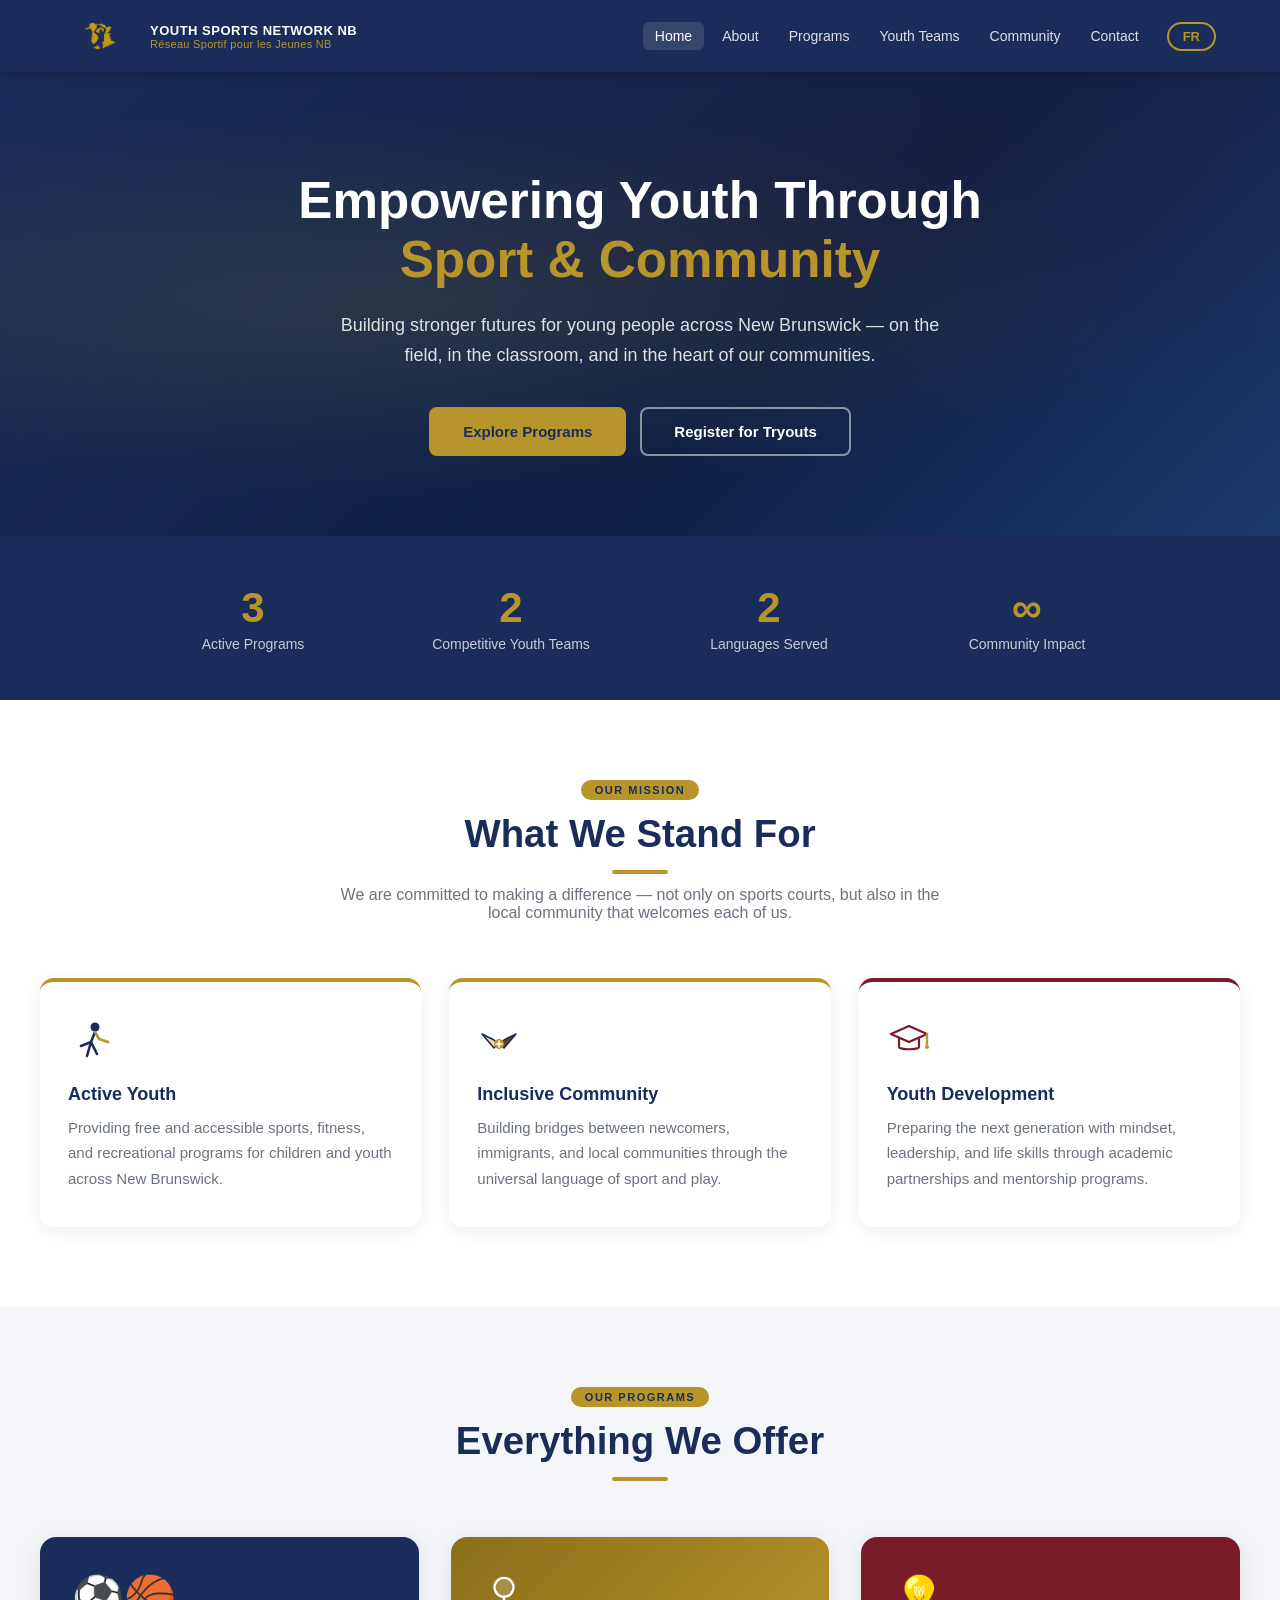
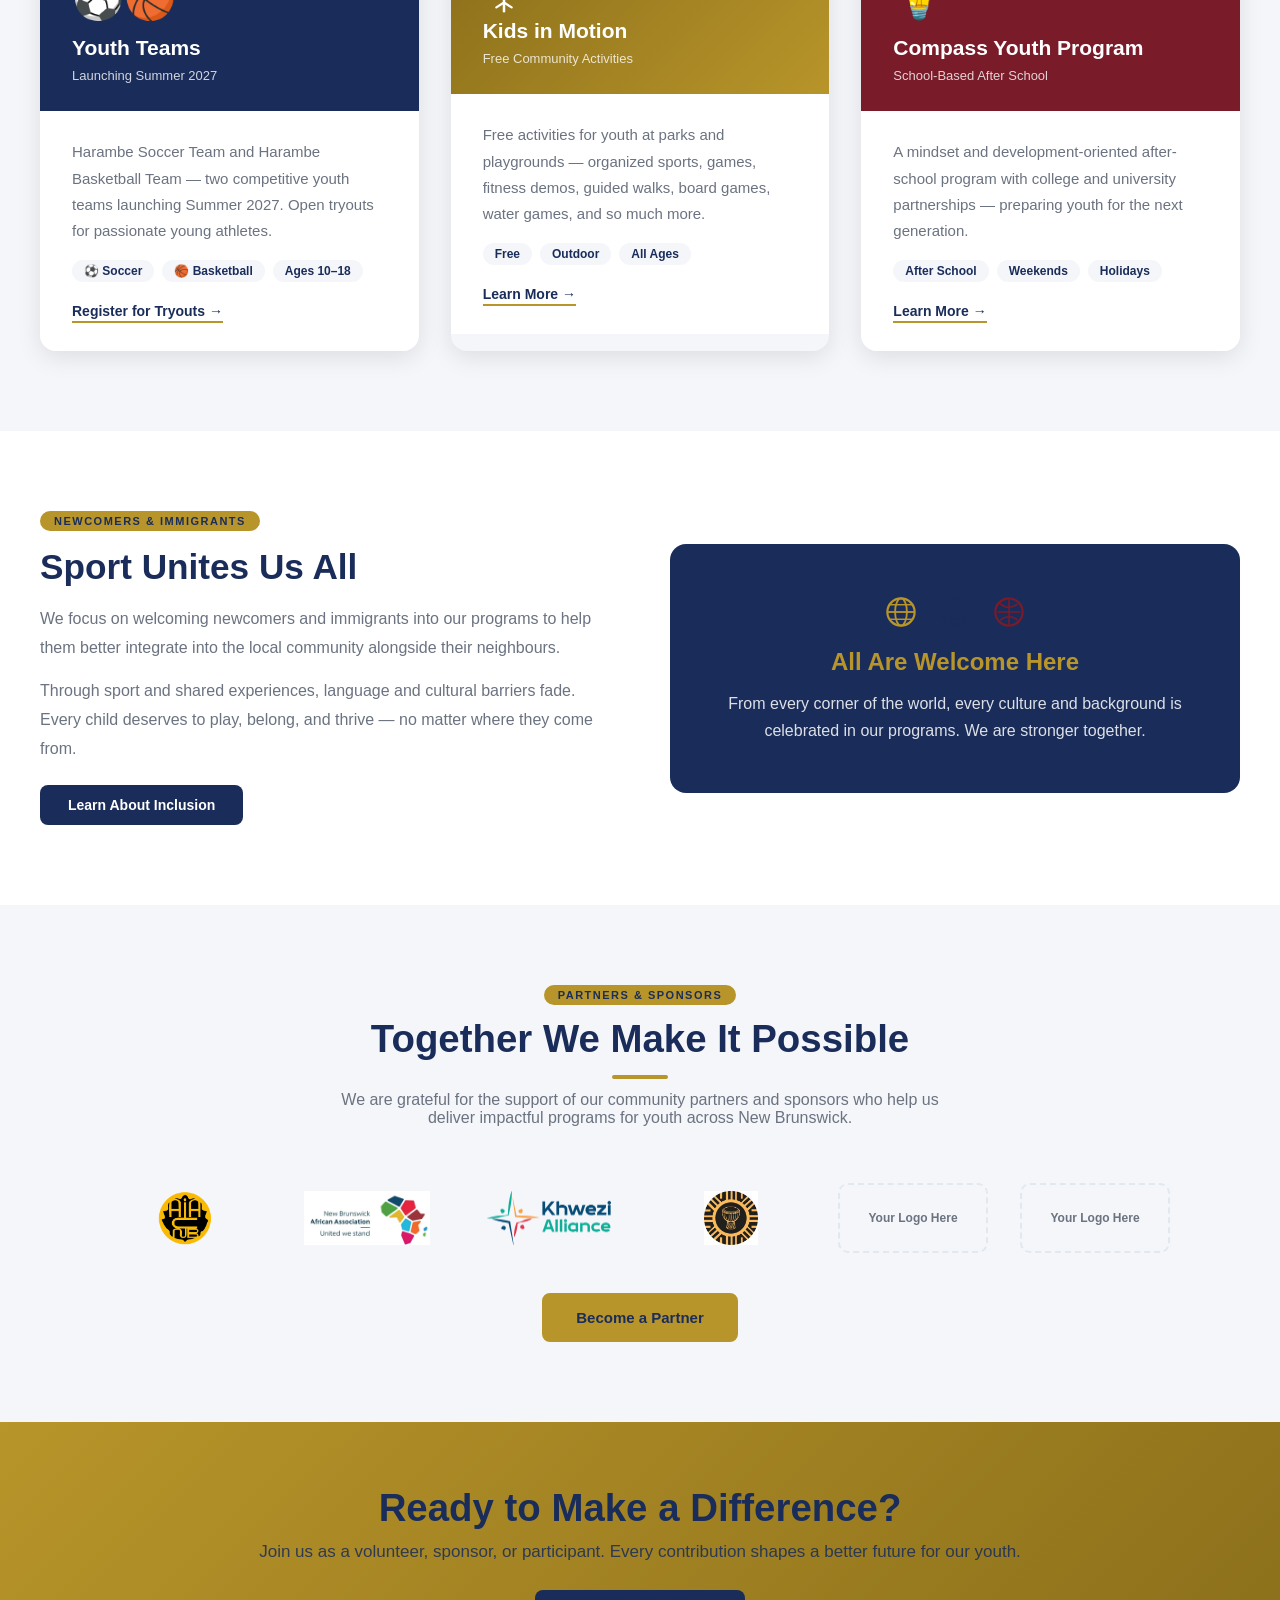
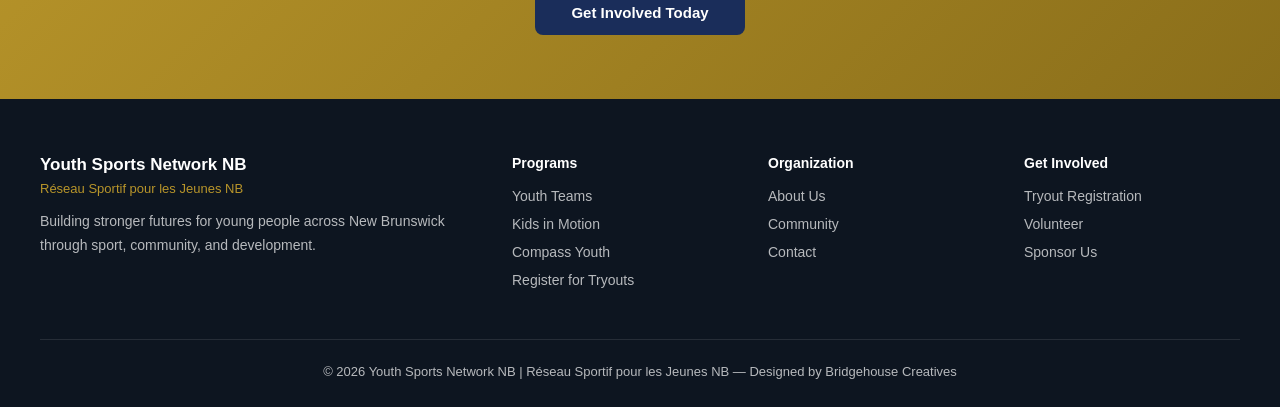
<file: index.html>
<!DOCTYPE html>
<html lang="en">
<head>
  <meta charset="UTF-8" />
  <meta name="viewport" content="width=device-width, initial-scale=1.0" />
  <title>Youth Sports Network NB</title>
  <link rel="stylesheet" href="/style.css" />
</head>
<body>

<!-- HEADER -->
<header>
  <div class="header-inner">
    <a class="logo-wrap" href="/">
      <img class="logo-svg" src="/Youth Sports NB-05.png" alt="Youth Sports Network NB" />
      <div class="logo-text">
        <div class="en-name" data-en="YOUTH SPORTS NETWORK NB" data-fr="RÉSEAU SPORTIF JEUNES NB">YOUTH SPORTS NETWORK NB</div>
        <div class="fr-name" data-en="Réseau Sportif pour les Jeunes NB" data-fr="Youth Sports Network NB">Réseau Sportif pour les Jeunes NB</div>
      </div>
    </a>
    <div class="hamburger" onclick="toggleNav()"><span></span><span></span><span></span></div>
    <nav id="main-nav">
      <a href="/" class="active" data-en="Home" data-fr="Accueil">Home</a>
      <a href="/about/" data-en="About" data-fr="À propos">About</a>
      <a href="/programs/" data-en="Programs" data-fr="Programmes">Programs</a>
      <a href="/teams/" data-en="Youth Teams" data-fr="Équipes Jeunes">Youth Teams</a>
      <a href="/community/" data-en="Community" data-fr="Communauté">Community</a>
      <a href="/contact/" data-en="Contact" data-fr="Contact">Contact</a>
      <button class="lang-btn" onclick="toggleLang()" id="lang-toggle">FR</button>
    </nav>
  </div>
</header>

<!-- HERO -->
<section class="hero">
  <div class="hero-content">
    <h1 data-en="Empowering Youth Through <span>Sport &amp; Community</span>" data-fr="Valoriser la Jeunesse par le <span>Sport et la Communauté</span>">
      Empowering Youth Through <span>Sport &amp; Community</span>
    </h1>
    <p data-en="Building stronger futures for young people across New Brunswick — on the field, in the classroom, and in the heart of our communities." data-fr="Bâtir un avenir meilleur pour les jeunes du Nouveau-Brunswick — sur le terrain, en classe et au cœur de nos communautés.">
      Building stronger futures for young people across New Brunswick — on the field, in the classroom, and in the heart of our communities.
    </p>
    <div class="hero-btns">
      <a href="/programs/" class="btn-primary" data-en="Explore Programs" data-fr="Voir les Programmes">Explore Programs</a>
      <a href="/tryouts/" class="btn-outline" data-en="Register for Tryouts" data-fr="S'inscrire aux Tryouts">Register for Tryouts</a>
    </div>
  </div>
</section>

<!-- STATS -->
<div class="stats-bar">
  <div class="stats-inner">
    <div><div class="stat-num">3</div><div class="stat-label" data-en="Active Programs" data-fr="Programmes Actifs">Active Programs</div></div>
    <div><div class="stat-num">2</div><div class="stat-label" data-en="Competitive Youth Teams" data-fr="Équipes Jeunes Compétitives">Competitive Youth Teams</div></div>
    <div><div class="stat-num">2</div><div class="stat-label" data-en="Languages Served" data-fr="Langues Desservies">Languages Served</div></div>
    <div><div class="stat-num">∞</div><div class="stat-label" data-en="Community Impact" data-fr="Impact Communautaire">Community Impact</div></div>
  </div>
</div>

<!-- MISSION -->
<section class="section">
  <div class="container">
    <div class="section-title">
      <span class="tag" data-en="Our Mission" data-fr="Notre Mission">Our Mission</span>
      <h2 data-en="What We Stand For" data-fr="Ce en Quoi Nous Croyons">What We Stand For</h2>
      <div class="divider"></div>
      <p data-en="We are committed to making a difference — not only on sports courts, but also in the local community that welcomes each of us." data-fr="Nous nous engageons à faire une différence — non seulement sur les terrains de sport, mais aussi dans la communauté locale qui nous accueille.">
        We are committed to making a difference — not only on sports courts, but also in the local community that welcomes each of us.
      </p>
    </div>
    <div class="cards-3">
      <div class="card">
        <svg class="card-icon" width="44" height="44" viewBox="0 0 44 44" fill="none">
          <circle cx="27" cy="9" r="4.5" fill="#1a2d5a"/>
          <path d="M27 14 L23 24 L13 28" stroke="#1a2d5a" stroke-width="2.6" stroke-linecap="round" stroke-linejoin="round" fill="none"/>
          <path d="M27 14 L31 21 L40 24" stroke="#b8952a" stroke-width="2.6" stroke-linecap="round" stroke-linejoin="round" fill="none"/>
          <path d="M23 24 L19 38 M23 24 L29 36" stroke="#1a2d5a" stroke-width="2.6" stroke-linecap="round"/>
        </svg>
        <h3 data-en="Active Youth" data-fr="Jeunes Actifs">Active Youth</h3>
        <p data-en="Providing free and accessible sports, fitness, and recreational programs for children and youth across New Brunswick." data-fr="Offrir des programmes sportifs, de conditionnement physique et de loisirs gratuits et accessibles aux enfants et aux jeunes du Nouveau-Brunswick.">Providing free and accessible sports, fitness, and recreational programs for children and youth across New Brunswick.</p>
      </div>
      <div class="card">
        <svg class="card-icon" width="44" height="44" viewBox="0 0 44 44" fill="none">
          <!-- left arm: light skin tone -->
          <path d="M5 16 L17 22 L21 26 L17 30 Z" fill="#f2d6b3" stroke="#1a2d5a" stroke-width="1.6" stroke-linejoin="round"/>
          <!-- right arm: dark skin tone -->
          <path d="M39 16 L27 22 L23 26 L27 30 Z" fill="#6b4226" stroke="#1a2d5a" stroke-width="1.6" stroke-linejoin="round"/>
          <!-- clasped hands -->
          <circle cx="22" cy="26" r="5" fill="#b8952a"/>
          <path d="M19 26 H25 M22 23 V29" stroke="#ffffff" stroke-width="1.6" stroke-linecap="round"/>
        </svg>
        <h3 data-en="Inclusive Community" data-fr="Communauté Inclusive">Inclusive Community</h3>
        <p data-en="Building bridges between newcomers, immigrants, and local communities through the universal language of sport and play." data-fr="Créer des ponts entre les nouveaux arrivants, les immigrants et les communautés locales grâce au langage universel du sport et du jeu.">Building bridges between newcomers, immigrants, and local communities through the universal language of sport and play.</p>
      </div>
      <div class="card red-top">
        <svg class="card-icon" width="44" height="44" viewBox="0 0 44 44" fill="none">
          <polygon points="22,8 40,16 22,24 4,16" stroke="#7a1b2a" stroke-width="2.4" stroke-linejoin="round" fill="none"/>
          <path d="M12 19 V29 C12 32 32 32 32 29 V19" stroke="#7a1b2a" stroke-width="2.2" stroke-linejoin="round" fill="none"/>
          <path d="M40 16 V26" stroke="#b8952a" stroke-width="2.4" stroke-linecap="round"/>
          <circle cx="40" cy="29" r="2" fill="#b8952a"/>
        </svg>
        <h3 data-en="Youth Development" data-fr="Développement des Jeunes">Youth Development</h3>
        <p data-en="Preparing the next generation with mindset, leadership, and life skills through academic partnerships and mentorship programs." data-fr="Préparer la prochaine génération avec un état d'esprit, du leadership et des compétences de vie grâce à des partenariats académiques.">Preparing the next generation with mindset, leadership, and life skills through academic partnerships and mentorship programs.</p>
      </div>
    </div>
  </div>
</section>

<!-- PROGRAMS PREVIEW -->
<section class="section section-alt">
  <div class="container">
    <div class="section-title">
      <span class="tag" data-en="Our Programs" data-fr="Nos Programmes">Our Programs</span>
      <h2 data-en="Everything We Offer" data-fr="Tout Ce Que Nous Offrons">Everything We Offer</h2>
      <div class="divider"></div>
    </div>
    <div class="programs-grid">
      <div class="prog-card">
        <div class="prog-header navy">
          <div class="prog-icon">⚽🏀</div>
          <h3 data-en="Youth Teams" data-fr="Équipes Jeunes">Youth Teams</h3>
          <div class="sub" data-en="Launching Summer 2027" data-fr="Lancement Été 2027">Launching Summer 2027</div>
        </div>
        <div class="prog-body">
          <p data-en="Harambe Soccer Team and Harambe Basketball Team — two competitive youth teams launching Summer 2027. Open tryouts for passionate young athletes." data-fr="Équipe de Soccer Harambe et Équipe de Basketball Harambe — deux équipes jeunesse lancées à l'été 2027. Tryouts ouverts aux jeunes athlètes passionnés.">Harambe Soccer Team and Harambe Basketball Team — two competitive youth teams launching Summer 2027. Open tryouts for passionate young athletes.</p>
          <div class="prog-tags">
            <span class="tag-chip">⚽ Soccer</span>
            <span class="tag-chip">🏀 Basketball</span>
            <span class="tag-chip" data-en="Ages 10–18" data-fr="Âges 10–18">Ages 10–18</span>
          </div>
          <a href="/tryouts/" class="prog-link" data-en="Register for Tryouts →" data-fr="S'inscrire aux Tryouts →">Register for Tryouts →</a>
        </div>
      </div>
      <div class="prog-card">
        <div class="prog-header gold">
          <svg width="42" height="42" viewBox="0 0 44 44" fill="none">
            <circle cx="22" cy="15" r="10" fill="#ffffff" fill-opacity="0.18" stroke="#ffffff" stroke-width="2.4"/>
            <path d="M22 25 V40" stroke="#ffffff" stroke-width="2.6" stroke-linecap="round"/>
            <path d="M22 31 L14 36 M22 31 L30 36" stroke="#ffffff" stroke-width="2.4" stroke-linecap="round"/>
          </svg>
          <h3 data-en="Kids in Motion" data-fr="Enfants en Mouvement">Kids in Motion</h3>
          <div class="sub" data-en="Free Community Activities" data-fr="Activités Communautaires Gratuites">Free Community Activities</div>
        </div>
        <div class="prog-body">
          <p data-en="Free activities for youth at parks and playgrounds — organized sports, games, fitness demos, guided walks, board games, water games, and so much more." data-fr="Activités gratuites pour les jeunes dans les parcs et aires de jeux — sports organisés, jeux, démonstrations de fitness, marches guidées, jeux de société, jeux aquatiques et bien plus.">Free activities for youth at parks and playgrounds — organized sports, games, fitness demos, guided walks, board games, water games, and so much more.</p>
          <div class="prog-tags">
            <span class="tag-chip" data-en="Free" data-fr="Gratuit">Free</span>
            <span class="tag-chip" data-en="Outdoor" data-fr="Plein Air">Outdoor</span>
            <span class="tag-chip" data-en="All Ages" data-fr="Tous Âges">All Ages</span>
          </div>
          <a href="/programs/" class="prog-link" data-en="Learn More →" data-fr="En Savoir Plus →">Learn More →</a>
        </div>
      </div>
      <div class="prog-card">
        <div class="prog-header red">
          <div class="prog-icon">💡</div>
          <h3 data-en="Compass Youth Program" data-fr="Programme Jeunesse Compass">Compass Youth Program</h3>
          <div class="sub" data-en="School-Based After School" data-fr="Programme Parascolaire">School-Based After School</div>
        </div>
        <div class="prog-body">
          <p data-en="A mindset and development-oriented after-school program with college and university partnerships — preparing youth for the next generation." data-fr="Programme de développement parascolaire en partenariat avec des collèges et universités — préparant les jeunes à la prochaine génération.">A mindset and development-oriented after-school program with college and university partnerships — preparing youth for the next generation.</p>
          <div class="prog-tags">
            <span class="tag-chip" data-en="After School" data-fr="Parascolaire">After School</span>
            <span class="tag-chip" data-en="Weekends" data-fr="Week-ends">Weekends</span>
            <span class="tag-chip" data-en="Holidays" data-fr="Jours Fériés">Holidays</span>
          </div>
          <a href="/programs/" class="prog-link" data-en="Learn More →" data-fr="En Savoir Plus →">Learn More →</a>
        </div>
      </div>
    </div>
  </div>
</section>

<!-- NEWCOMERS -->
<section class="section">
  <div class="container">
    <div class="two-col">
      <div class="text-block">
        <span class="tag-inline" data-en="Newcomers &amp; Immigrants" data-fr="Nouveaux Arrivants &amp; Immigrants">Newcomers &amp; Immigrants</span>
        <h2 data-en="Sport Unites Us All" data-fr="Le Sport Nous Unit Tous">Sport Unites Us All</h2>
        <p data-en="We focus on welcoming newcomers and immigrants into our programs to help them better integrate into the local community alongside their neighbours." data-fr="Nous mettons l'accent sur l'accueil des nouveaux arrivants et des immigrants dans nos programmes pour les aider à mieux s'intégrer dans la communauté locale.">We focus on welcoming newcomers and immigrants into our programs to help them better integrate into the local community alongside their neighbours.</p>
        <p data-en="Through sport and shared experiences, language and cultural barriers fade. Every child deserves to play, belong, and thrive — no matter where they come from." data-fr="Grâce au sport et aux expériences partagées, les barrières linguistiques et culturelles s'estompent. Chaque enfant mérite de jouer, d'appartenir et de s'épanouir — peu importe d'où il vient.">Through sport and shared experiences, language and cultural barriers fade. Every child deserves to play, belong, and thrive — no matter where they come from.</p>
        <a href="/community/" class="btn-navy" style="margin-top:8px;" data-en="Learn About Inclusion" data-fr="En Savoir Plus sur l'Inclusion">Learn About Inclusion</a>
      </div>
      <div class="newcomers-visual">
        <div class="flags" style="display:flex;justify-content:center;gap:14px;">
          <svg width="40" height="40" viewBox="0 0 44 44" fill="none">
            <circle cx="22" cy="22" r="15" stroke="#b8952a" stroke-width="2.4"/>
            <ellipse cx="22" cy="22" rx="6.5" ry="15" stroke="#b8952a" stroke-width="2"/>
            <line x1="7" y1="22" x2="37" y2="22" stroke="#b8952a" stroke-width="2"/>
            <line x1="9.5" y1="14" x2="34.5" y2="14" stroke="#b8952a" stroke-width="1.6"/>
            <line x1="9.5" y1="30" x2="34.5" y2="30" stroke="#b8952a" stroke-width="1.6"/>
          </svg>
          <svg width="40" height="40" viewBox="0 0 44 44" fill="none">
            <circle cx="22" cy="22" r="15" stroke="#1a2d5a" stroke-width="2.4"/>
            <path d="M9 16 C16 13 28 13 35 16 M9 28 C16 31 28 31 35 28" stroke="#1a2d5a" stroke-width="1.8" fill="none"/>
            <path d="M22 7 C16 14 16 30 22 37 M22 7 C28 14 28 30 22 37" stroke="#1a2d5a" stroke-width="1.8" fill="none"/>
          </svg>
          <svg width="40" height="40" viewBox="0 0 44 44" fill="none">
            <circle cx="22" cy="22" r="15" stroke="#7a1b2a" stroke-width="2.4"/>
            <path d="M9.5 22 H34.5 M22 7 V37" stroke="#7a1b2a" stroke-width="1.6"/>
            <path d="M12.5 13 C18 18 26 18 31.5 13 M12.5 31 C18 26 26 26 31.5 31" stroke="#7a1b2a" stroke-width="1.8" fill="none"/>
          </svg>
        </div>
        <h3 data-en="All Are Welcome Here" data-fr="Tous Sont les Bienvenus Ici">All Are Welcome Here</h3>
        <p data-en="From every corner of the world, every culture and background is celebrated in our programs. We are stronger together." data-fr="De chaque coin du monde, chaque culture et chaque origine est célébrée dans nos programmes. Nous sommes plus forts ensemble.">From every corner of the world, every culture and background is celebrated in our programs. We are stronger together.</p>
      </div>
    </div>
  </div>
</section>

<!-- PARTNERS & SPONSORS -->
<section class="section section-alt">
  <div class="container">
    <div class="section-title">
      <span class="tag" data-en="Partners &amp; Sponsors" data-fr="Partenaires &amp; Commanditaires">Partners &amp; Sponsors</span>
      <h2 data-en="Together We Make It Possible" data-fr="Ensemble Nous le Rendons Possible">Together We Make It Possible</h2>
      <div class="divider"></div>
      <p data-en="We are grateful for the support of our community partners and sponsors who help us deliver impactful programs for youth across New Brunswick." data-fr="Nous sommes reconnaissants du soutien de nos partenaires communautaires et commanditaires qui nous aident à offrir des programmes percutants pour les jeunes du Nouveau-Brunswick.">We are grateful for the support of our community partners and sponsors who help us deliver impactful programs for youth across New Brunswick.</p>
    </div>
    <div class="sponsors-row" style="margin-bottom:40px;">
      <div class="sponsor-logo"><img src="/aiacnb.png" alt="AIAC NB" /></div>
      <div class="sponsor-logo"><img src="/nbaa.png" alt="NBAA" /></div>
      <div class="sponsor-logo"><img src="/khwezi.png" alt="Khwezi" /></div>
      <div class="sponsor-logo"><img src="/cccacnb_logo.jpg" alt="CCCACNB" /></div>
      <div class="sponsor-placeholder" data-en="Your Logo Here" data-fr="Votre Logo Ici">Your Logo Here</div>
      <div class="sponsor-placeholder" data-en="Your Logo Here" data-fr="Votre Logo Ici">Your Logo Here</div>
    </div>
    <div style="text-align:center;">
      <a href="/contact/" class="btn-primary" data-en="Become a Partner" data-fr="Devenir Partenaire">Become a Partner</a>
    </div>
  </div>
</section>

<!-- CTA -->
<section class="cta-banner">
  <div class="container">
    <h2 data-en="Ready to Make a Difference?" data-fr="Prêt à Faire une Différence?">Ready to Make a Difference?</h2>
    <p data-en="Join us as a volunteer, sponsor, or participant. Every contribution shapes a better future for our youth." data-fr="Rejoignez-nous en tant que bénévole, commanditaire ou participant. Chaque contribution façonne un avenir meilleur pour nos jeunes.">Join us as a volunteer, sponsor, or participant. Every contribution shapes a better future for our youth.</p>
    <a href="/contact/" class="btn-dark" data-en="Get Involved Today" data-fr="Impliquez-vous Aujourd'hui">Get Involved Today</a>
  </div>
</section>

<!-- FOOTER -->
<footer>
  <div class="footer-grid">
    <div class="footer-brand">
      <div class="brand-name" data-en="Youth Sports Network NB" data-fr="Réseau Sportif pour les Jeunes NB">Youth Sports Network NB</div>
      <div class="brand-fr" data-en="Réseau Sportif pour les Jeunes NB" data-fr="Youth Sports Network NB">Réseau Sportif pour les Jeunes NB</div>
      <p data-en="Building stronger futures for young people across New Brunswick through sport, community, and development." data-fr="Bâtir un avenir meilleur pour les jeunes du Nouveau-Brunswick grâce au sport, à la communauté et au développement.">Building stronger futures for young people across New Brunswick through sport, community, and development.</p>
    </div>
    <div class="footer-col">
      <h4 data-en="Programs" data-fr="Programmes">Programs</h4>
      <ul>
        <li><a href="/teams/" data-en="Youth Teams" data-fr="Équipes Jeunes">Youth Teams</a></li>
        <li><a href="/programs/" data-en="Kids in Motion" data-fr="Enfants en Mouvement">Kids in Motion</a></li>
        <li><a href="/programs/" data-en="Compass Youth" data-fr="Jeunesse Compass">Compass Youth</a></li>
        <li><a href="/tryouts/" data-en="Register for Tryouts" data-fr="Inscription aux Tryouts">Register for Tryouts</a></li>
      </ul>
    </div>
    <div class="footer-col">
      <h4 data-en="Organization" data-fr="Organisation">Organization</h4>
      <ul>
        <li><a href="/about/" data-en="About Us" data-fr="À Propos">About Us</a></li>
        <li><a href="/community/" data-en="Community" data-fr="Communauté">Community</a></li>
        <li><a href="/contact/" data-en="Contact" data-fr="Contact">Contact</a></li>
      </ul>
    </div>
    <div class="footer-col">
      <h4 data-en="Get Involved" data-fr="Impliquez-Vous">Get Involved</h4>
      <ul>
        <li><a href="/tryouts/" data-en="Tryout Registration" data-fr="Inscription Tryouts">Tryout Registration</a></li>
        <li><a href="/contact/" data-en="Volunteer" data-fr="Bénévole">Volunteer</a></li>
        <li><a href="/contact/" data-en="Sponsor Us" data-fr="Commanditez-Nous">Sponsor Us</a></li>
      </ul>
    </div>
  </div>
  <div class="footer-bottom">
    <p>© 2026 Youth Sports Network NB | Réseau Sportif pour les Jeunes NB — <span data-en="Designed by Bridgehouse Creatives" data-fr="Conçu par Bridgehouse Creatives">Designed by Bridgehouse Creatives</span></p>
  </div>
</footer>

<script src="/lang.js"></script>
</body>
</html>
</file>
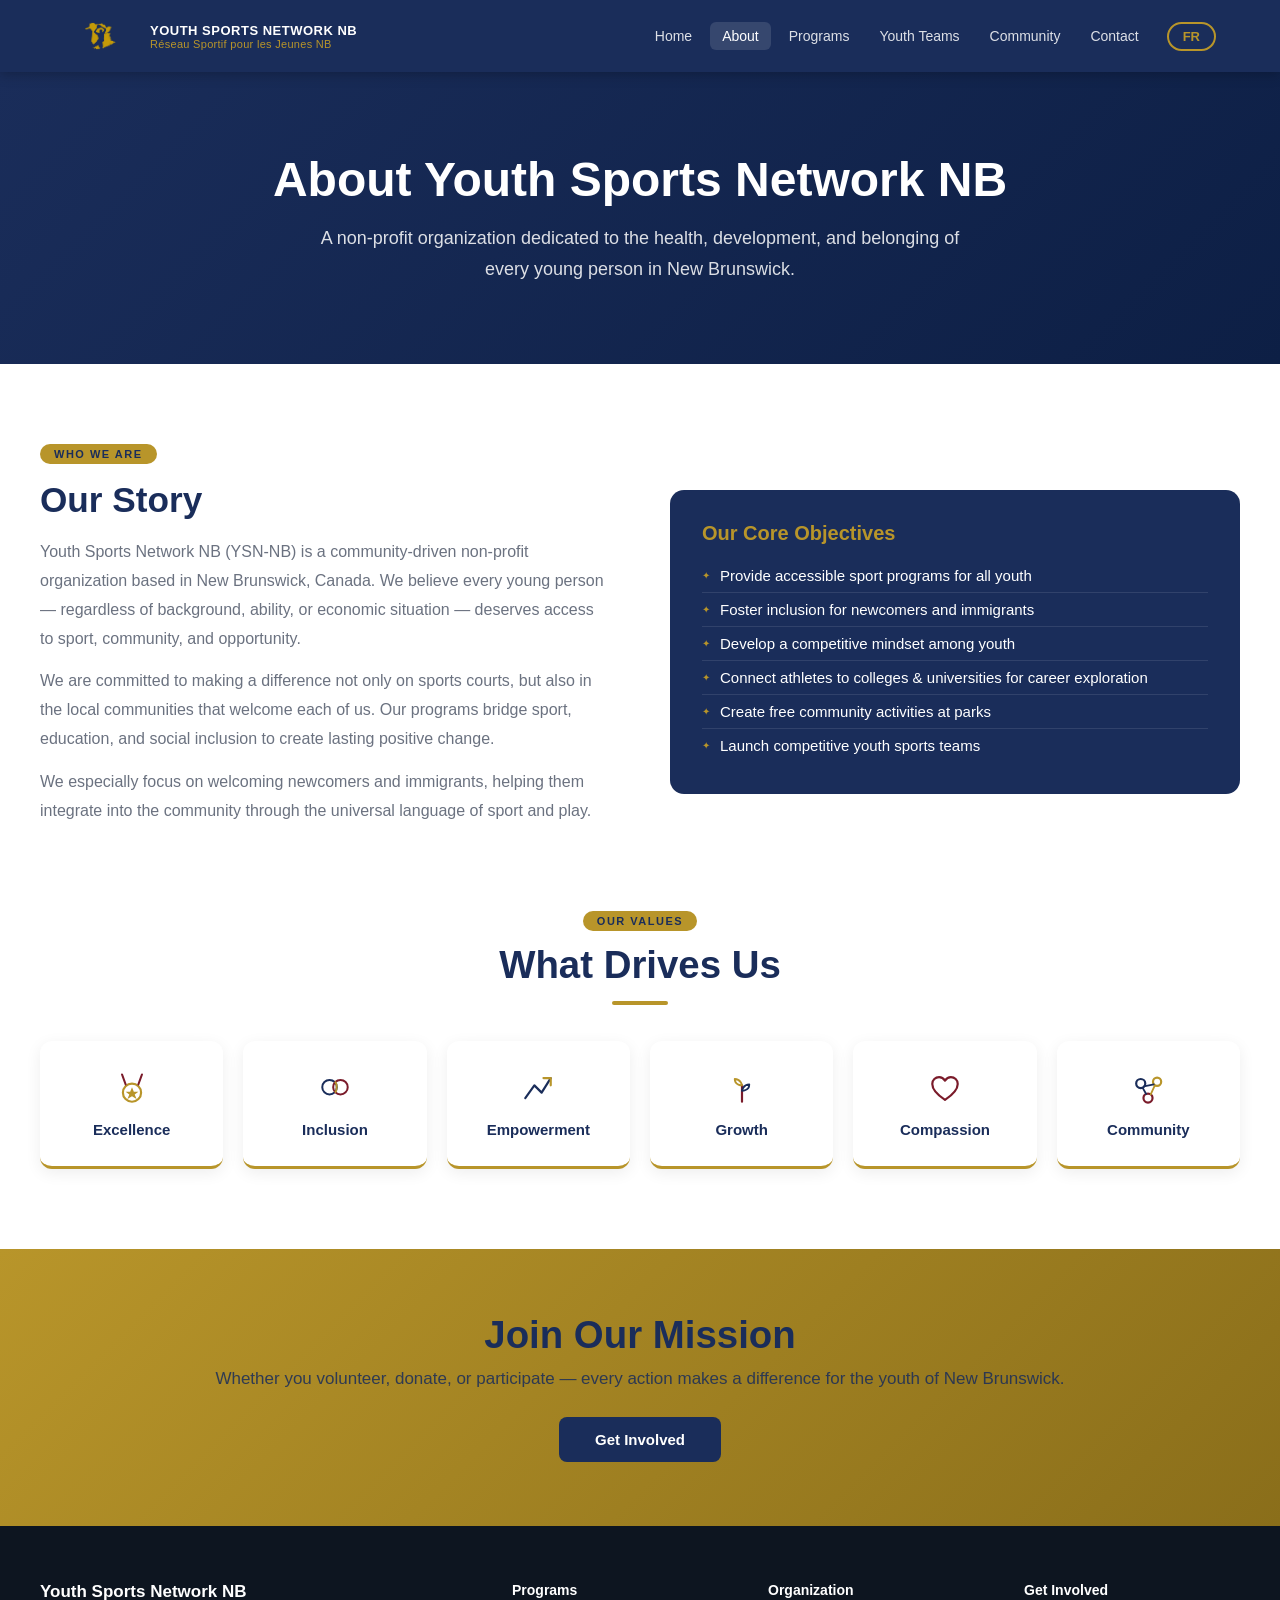
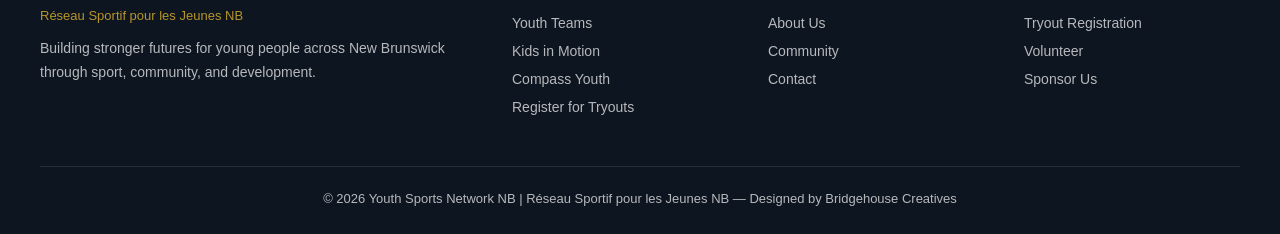
<file: about/index.html>
<!DOCTYPE html>
<html lang="en">
<head>
  <meta charset="UTF-8" />
  <meta name="viewport" content="width=device-width, initial-scale=1.0" />
  <title>About — Youth Sports Network NB</title>
  <link rel="stylesheet" href="/style.css" />
</head>
<body>

<!-- HEADER -->
<header>
  <div class="header-inner">
    <a class="logo-wrap" href="/">
      <img class="logo-svg" src="/Youth Sports NB-05.png" alt="Youth Sports Network NB" />
      <div class="logo-text">
        <div class="en-name" data-en="YOUTH SPORTS NETWORK NB" data-fr="RÉSEAU SPORTIF JEUNES NB">YOUTH SPORTS NETWORK NB</div>
        <div class="fr-name" data-en="Réseau Sportif pour les Jeunes NB" data-fr="Youth Sports Network NB">Réseau Sportif pour les Jeunes NB</div>
      </div>
    </a>
    <div class="hamburger" onclick="toggleNav()"><span></span><span></span><span></span></div>
    <nav id="main-nav">
      <a href="/" data-en="Home" data-fr="Accueil">Home</a>
      <a href="/about/" class="active" data-en="About" data-fr="À propos">About</a>
      <a href="/programs/" data-en="Programs" data-fr="Programmes">Programs</a>
      <a href="/teams/" data-en="Youth Teams" data-fr="Équipes Jeunes">Youth Teams</a>
      <a href="/community/" data-en="Community" data-fr="Communauté">Community</a>
      <a href="/contact/" data-en="Contact" data-fr="Contact">Contact</a>
      <button class="lang-btn" onclick="toggleLang()" id="lang-toggle">FR</button>
    </nav>
  </div>
</header>

<!-- PAGE HERO -->
<section class="page-hero">
  <h1 data-en="About Youth Sports Network NB" data-fr="À Propos du Réseau Sportif Jeunes NB">About Youth Sports Network NB</h1>
  <p data-en="A non-profit organization dedicated to the health, development, and belonging of every young person in New Brunswick." data-fr="Un organisme sans but lucratif dédié à la santé, au développement et à l'appartenance de chaque jeune au Nouveau-Brunswick.">A non-profit organization dedicated to the health, development, and belonging of every young person in New Brunswick.</p>
</section>

<!-- WHO WE ARE -->
<section class="section">
  <div class="container">
    <div class="two-col" style="margin-bottom:72px;">
      <div class="text-block">
        <span class="tag-inline" data-en="Who We Are" data-fr="Qui Nous Sommes">Who We Are</span>
        <h2 data-en="Our Story" data-fr="Notre Histoire">Our Story</h2>
        <p data-en="Youth Sports Network NB (YSN-NB) is a community-driven non-profit organization based in New Brunswick, Canada. We believe every young person — regardless of background, ability, or economic situation — deserves access to sport, community, and opportunity." data-fr="Le Réseau Sportif pour les Jeunes NB (YSN-NB) est un organisme sans but lucratif axé sur la communauté, établi au Nouveau-Brunswick, Canada. Nous croyons que chaque jeune — quelle que soit son origine, ses capacités ou sa situation économique — mérite d'avoir accès au sport, à la communauté et aux opportunités.">Youth Sports Network NB (YSN-NB) is a community-driven non-profit organization based in New Brunswick, Canada. We believe every young person — regardless of background, ability, or economic situation — deserves access to sport, community, and opportunity.</p>
        <p data-en="We are committed to making a difference not only on sports courts, but also in the local communities that welcome each of us. Our programs bridge sport, education, and social inclusion to create lasting positive change." data-fr="Nous nous engageons à faire une différence non seulement sur les terrains de sport, mais aussi dans les communautés locales qui nous accueillent. Nos programmes unissent sport, éducation et inclusion sociale pour créer un changement positif durable.">We are committed to making a difference not only on sports courts, but also in the local communities that welcome each of us. Our programs bridge sport, education, and social inclusion to create lasting positive change.</p>
        <p data-en="We especially focus on welcoming newcomers and immigrants, helping them integrate into the community through the universal language of sport and play." data-fr="Nous nous concentrons particulièrement sur l'accueil des nouveaux arrivants et des immigrants, en les aidant à s'intégrer dans la communauté grâce au langage universel du sport et du jeu.">We especially focus on welcoming newcomers and immigrants, helping them integrate into the community through the universal language of sport and play.</p>
      </div>
      <div class="highlight-box">
        <h3 data-en="Our Core Objectives" data-fr="Nos Objectifs Principaux">Our Core Objectives</h3>
        <ul>
          <li data-en="Provide accessible sport programs for all youth" data-fr="Offrir des programmes sportifs accessibles à tous les jeunes">Provide accessible sport programs for all youth</li>
          <li data-en="Foster inclusion for newcomers and immigrants" data-fr="Favoriser l'inclusion des nouveaux arrivants et immigrants">Foster inclusion for newcomers and immigrants</li>
          <li data-en="Develop a competitive mindset among youth" data-fr="Développer un esprit compétitif chez les jeunes">Develop a competitive mindset among youth</li>
          <li data-en="Connect athletes to colleges &amp; universities for career exploration" data-fr="Mettre les athlètes en lien avec des collèges et universités pour explorer des carrières">Connect athletes to colleges &amp; universities for career exploration</li>
          <li data-en="Create free community activities at parks" data-fr="Créer des activités gratuites dans les parcs">Create free community activities at parks</li>
          <li data-en="Launch competitive youth sports teams" data-fr="Lancer des équipes sportives jeunesse compétitives">Launch competitive youth sports teams</li>
        </ul>
      </div>
    </div>

    <!-- VALUES -->
    <div class="section-title" style="margin-bottom:36px;">
      <span class="tag" data-en="Our Values" data-fr="Nos Valeurs">Our Values</span>
      <h2 data-en="What Drives Us" data-fr="Ce Qui Nous Anime">What Drives Us</h2>
      <div class="divider"></div>
    </div>
    <div class="values-grid" style="grid-template-columns:repeat(auto-fit,minmax(180px,1fr));">
      <div class="value-card">
        <div class="icon">
          <svg width="40" height="40" viewBox="0 0 44 44" fill="none">
            <circle cx="22" cy="26" r="10" stroke="#b8952a" stroke-width="2.4"/>
            <polygon points="22,20 24,25 29,25 25,28 27,33 22,30 17,33 19,28 15,25 20,25" fill="#b8952a"/>
            <path d="M15 17 L11 6 M29 17 L33 6" stroke="#7a1b2a" stroke-width="2.2" stroke-linecap="round"/>
          </svg>
        </div>
        <h4 data-en="Excellence" data-fr="Excellence">Excellence</h4>
      </div>
      <div class="value-card">
        <div class="icon">
          <svg width="40" height="40" viewBox="0 0 44 44" fill="none">
            <circle cx="16" cy="20" r="8" stroke="#1a2d5a" stroke-width="2.2"/>
            <circle cx="28" cy="20" r="8" stroke="#7a1b2a" stroke-width="2.2"/>
            <path d="M22 14 C24.5 16.5 24.5 23.5 22 26" stroke="#b8952a" stroke-width="2"/>
          </svg>
        </div>
        <h4 data-en="Inclusion" data-fr="Inclusion">Inclusion</h4>
      </div>
      <div class="value-card">
        <div class="icon">
          <svg width="40" height="40" viewBox="0 0 44 44" fill="none">
            <path d="M8 32 L18 18 L26 26 L36 10" stroke="#1a2d5a" stroke-width="2.4" stroke-linecap="round" stroke-linejoin="round" fill="none"/>
            <path d="M28 10 H36 V18" stroke="#b8952a" stroke-width="2.4" stroke-linecap="round" stroke-linejoin="round" fill="none"/>
          </svg>
        </div>
        <h4 data-en="Empowerment" data-fr="Autonomisation">Empowerment</h4>
      </div>
      <div class="value-card">
        <div class="icon">
          <svg width="40" height="40" viewBox="0 0 44 44" fill="none">
            <path d="M22 36 V18" stroke="#7a1b2a" stroke-width="2.4" stroke-linecap="round"/>
            <path d="M22 18 C22 18 14 18 14 11 C21 11 22 18 22 18 Z" stroke="#b8952a" stroke-width="2" stroke-linejoin="round" fill="none"/>
            <path d="M22 24 C22 24 30 24 30 17 C23 17 22 24 22 24 Z" stroke="#1a2d5a" stroke-width="2" stroke-linejoin="round" fill="none"/>
          </svg>
        </div>
        <h4 data-en="Growth" data-fr="Croissance">Growth</h4>
      </div>
      <div class="value-card">
        <div class="icon">
          <svg width="40" height="40" viewBox="0 0 44 44" fill="none">
            <path d="M22 34 C13 28 8 23 8 16.5 C8 12 11.5 9 15.5 9 C18.3 9 20.5 10.5 22 12.8 C23.5 10.5 25.7 9 28.5 9 C32.5 9 36 12 36 16.5 C36 23 31 28 22 34 Z" stroke="#7a1b2a" stroke-width="2.4" stroke-linejoin="round"/>
          </svg>
        </div>
        <h4 data-en="Compassion" data-fr="Compassion">Compassion</h4>
      </div>
      <div class="value-card">
        <div class="icon">
          <svg width="40" height="40" viewBox="0 0 44 44" fill="none">
            <circle cx="14" cy="16" r="5" stroke="#1a2d5a" stroke-width="2.4"/>
            <circle cx="32" cy="14" r="4.5" stroke="#b8952a" stroke-width="2.4"/>
            <circle cx="22" cy="32" r="5" stroke="#7a1b2a" stroke-width="2.4"/>
            <line x1="17.5" y1="19" x2="28.5" y2="17" stroke="#1a2d5a" stroke-width="2" stroke-linecap="round"/>
            <line x1="16" y1="20.5" x2="20" y2="27.5" stroke="#1a2d5a" stroke-width="2" stroke-linecap="round"/>
            <line x1="29.5" y1="18" x2="25" y2="28" stroke="#b8952a" stroke-width="2" stroke-linecap="round"/>
          </svg>
        </div>
        <h4 data-en="Community" data-fr="Communauté">Community</h4>
      </div>
    </div>
  </div>
</section>

<!-- CTA -->
<section class="cta-banner">
  <div class="container">
    <h2 data-en="Join Our Mission" data-fr="Rejoignez Notre Mission">Join Our Mission</h2>
    <p data-en="Whether you volunteer, donate, or participate — every action makes a difference for the youth of New Brunswick." data-fr="Que vous soyez bénévole, donateur ou participant — chaque action fait une différence pour les jeunes du Nouveau-Brunswick.">Whether you volunteer, donate, or participate — every action makes a difference for the youth of New Brunswick.</p>
    <a href="/contact/" class="btn-dark" data-en="Get Involved" data-fr="Impliquez-Vous">Get Involved</a>
  </div>
</section>

<!-- FOOTER -->
<footer>
  <div class="footer-grid">
    <div class="footer-brand">
      <div class="brand-name" data-en="Youth Sports Network NB" data-fr="Réseau Sportif pour les Jeunes NB">Youth Sports Network NB</div>
      <div class="brand-fr" data-en="Réseau Sportif pour les Jeunes NB" data-fr="Youth Sports Network NB">Réseau Sportif pour les Jeunes NB</div>
      <p data-en="Building stronger futures for young people across New Brunswick through sport, community, and development." data-fr="Bâtir un avenir meilleur pour les jeunes du Nouveau-Brunswick grâce au sport, à la communauté et au développement.">Building stronger futures for young people across New Brunswick through sport, community, and development.</p>
    </div>
    <div class="footer-col">
      <h4 data-en="Programs" data-fr="Programmes">Programs</h4>
      <ul>
        <li><a href="/teams/" data-en="Youth Teams" data-fr="Équipes Jeunes">Youth Teams</a></li>
        <li><a href="/programs/" data-en="Kids in Motion" data-fr="Enfants en Mouvement">Kids in Motion</a></li>
        <li><a href="/programs/" data-en="Compass Youth" data-fr="Jeunesse Compass">Compass Youth</a></li>
        <li><a href="/tryouts/" data-en="Register for Tryouts" data-fr="Inscription aux Tryouts">Register for Tryouts</a></li>
      </ul>
    </div>
    <div class="footer-col">
      <h4 data-en="Organization" data-fr="Organisation">Organization</h4>
      <ul>
        <li><a href="/about/" data-en="About Us" data-fr="À Propos">About Us</a></li>
        <li><a href="/community/" data-en="Community" data-fr="Communauté">Community</a></li>
        <li><a href="/contact/" data-en="Contact" data-fr="Contact">Contact</a></li>
      </ul>
    </div>
    <div class="footer-col">
      <h4 data-en="Get Involved" data-fr="Impliquez-Vous">Get Involved</h4>
      <ul>
        <li><a href="/tryouts/" data-en="Tryout Registration" data-fr="Inscription Tryouts">Tryout Registration</a></li>
        <li><a href="/contact/" data-en="Volunteer" data-fr="Bénévole">Volunteer</a></li>
        <li><a href="/contact/" data-en="Sponsor Us" data-fr="Commanditez-Nous">Sponsor Us</a></li>
      </ul>
    </div>
  </div>
  <div class="footer-bottom">
    <p>© 2026 Youth Sports Network NB | Réseau Sportif pour les Jeunes NB — <span data-en="Designed by Bridgehouse Creatives" data-fr="Conçu par Bridgehouse Creatives">Designed by Bridgehouse Creatives</span></p>
  </div>
</footer>
<script src="/lang.js"></script>
</body>
</html>
</file>
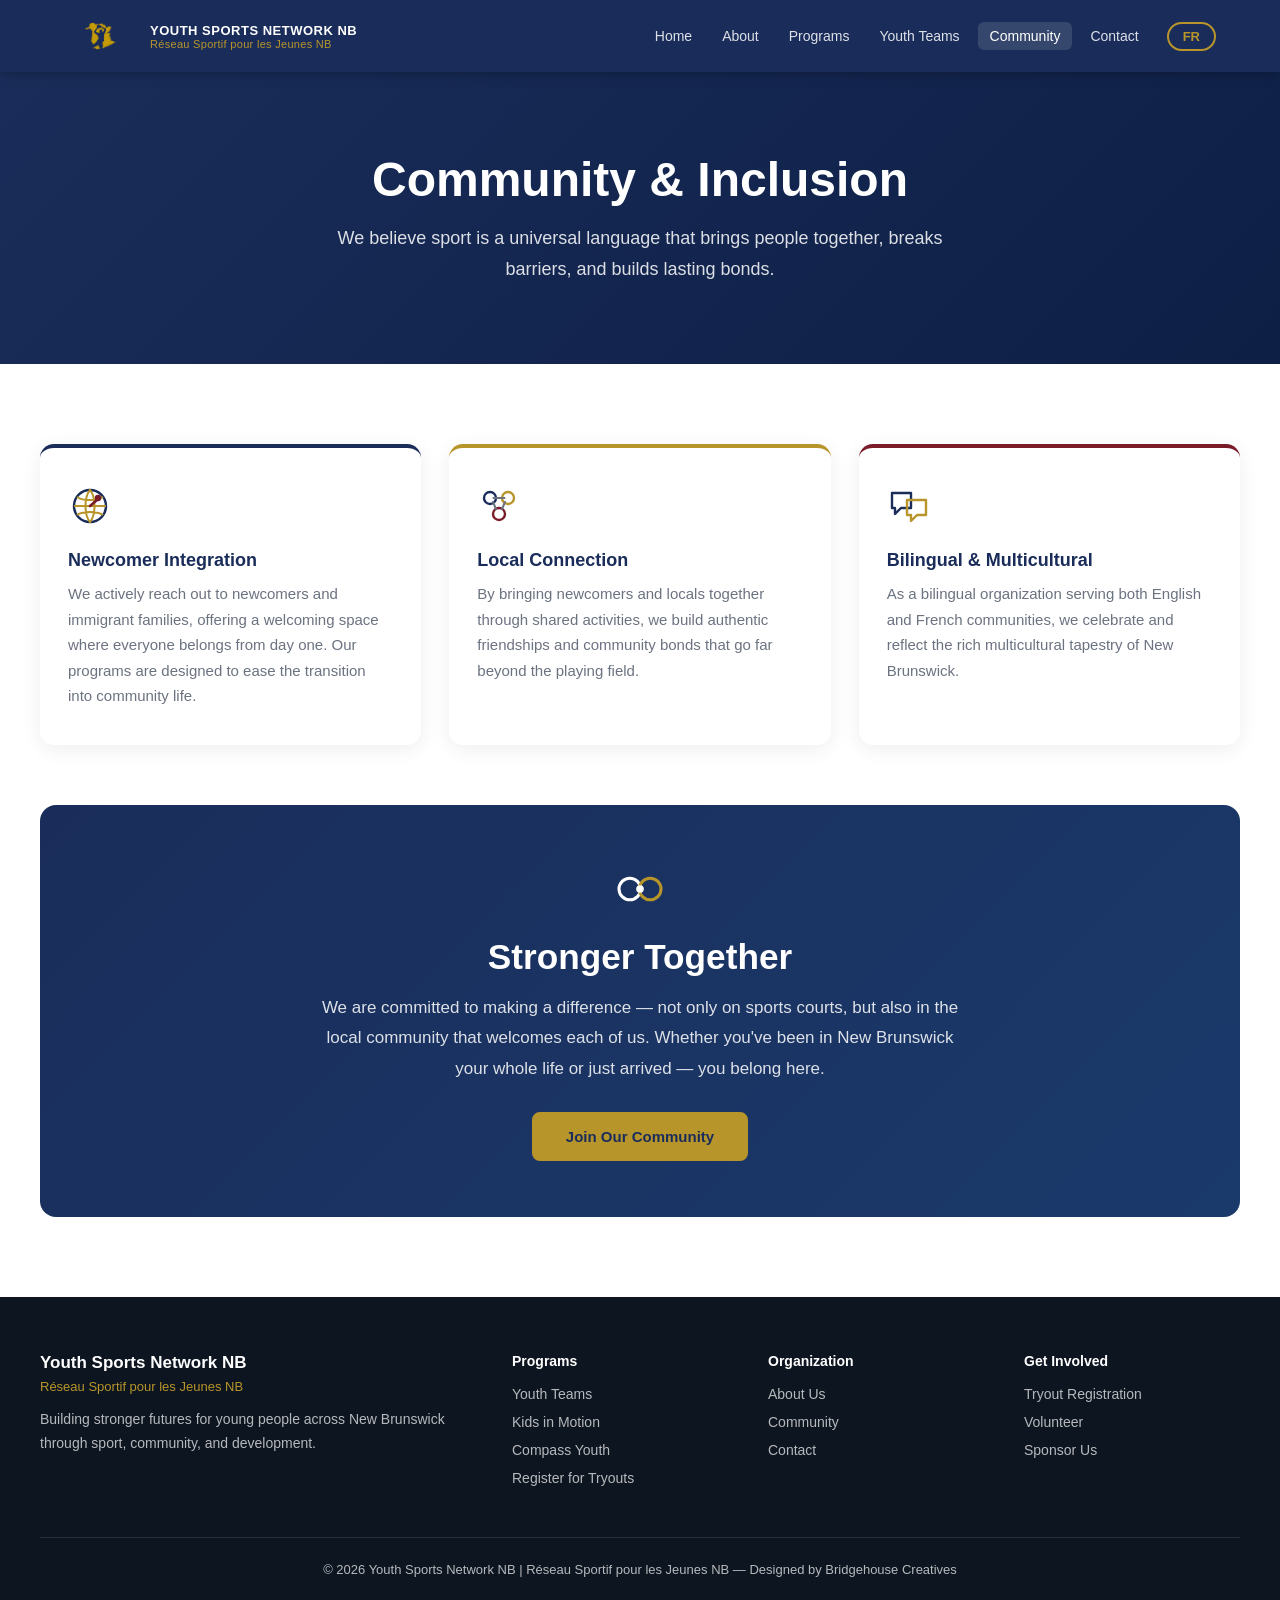
<file: community/index.html>
<!DOCTYPE html>
<html lang="en">
<head>
  <meta charset="UTF-8" />
  <meta name="viewport" content="width=device-width, initial-scale=1.0" />
  <title>Community — Youth Sports Network NB</title>
  <link rel="stylesheet" href="/style.css" />
</head>
<body>

<!-- HEADER -->
<header>
  <div class="header-inner">
    <a class="logo-wrap" href="/">
      <img class="logo-svg" src="/Youth Sports NB-05.png" alt="Youth Sports Network NB" />
      <div class="logo-text">
        <div class="en-name" data-en="YOUTH SPORTS NETWORK NB" data-fr="RÉSEAU SPORTIF JEUNES NB">YOUTH SPORTS NETWORK NB</div>
        <div class="fr-name" data-en="Réseau Sportif pour les Jeunes NB" data-fr="Youth Sports Network NB">Réseau Sportif pour les Jeunes NB</div>
      </div>
    </a>
    <div class="hamburger" onclick="toggleNav()"><span></span><span></span><span></span></div>
    <nav id="main-nav">
      <a href="/" data-en="Home" data-fr="Accueil">Home</a>
      <a href="/about/" data-en="About" data-fr="À propos">About</a>
      <a href="/programs/" data-en="Programs" data-fr="Programmes">Programs</a>
      <a href="/teams/" data-en="Youth Teams" data-fr="Équipes Jeunes">Youth Teams</a>
      <a href="/community/" class="active" data-en="Community" data-fr="Communauté">Community</a>
      <a href="/contact/" data-en="Contact" data-fr="Contact">Contact</a>
      <button class="lang-btn" onclick="toggleLang()" id="lang-toggle">FR</button>
    </nav>
  </div>
</header>

<!-- PAGE HERO -->
<section class="page-hero">
  <h1 data-en="Community &amp; Inclusion" data-fr="Communauté &amp; Inclusion">Community &amp; Inclusion</h1>
  <p data-en="We believe sport is a universal language that brings people together, breaks barriers, and builds lasting bonds." data-fr="Nous croyons que le sport est un langage universel qui rassemble les gens, brise les barrières et construit des liens durables.">We believe sport is a universal language that brings people together, breaks barriers, and builds lasting bonds.</p>
</section>

<section class="section">
  <div class="container">
    <div class="cards-3" style="margin-bottom:60px;">
      <div class="card navy-top">
        <svg class="card-icon" width="44" height="44" viewBox="0 0 44 44" fill="none">
          <circle cx="22" cy="22" r="16" stroke="#1a2d5a" stroke-width="2.4"/>
          <path d="M6 22 H38 M22 6 C16 13 16 31 22 38 C28 31 28 13 22 6 Z M9 13 C15 17 29 17 35 13 M9 31 C15 27 29 27 35 31" stroke="#b8952a" stroke-width="2" fill="none"/>
          <path d="M22 22 L29 16" stroke="#7a1b2a" stroke-width="2.6" stroke-linecap="round"/>
          <circle cx="30" cy="14" r="3.2" fill="#7a1b2a"/>
        </svg>
        <h3 data-en="Newcomer Integration" data-fr="Intégration des Nouveaux Arrivants">Newcomer Integration</h3>
        <p data-en="We actively reach out to newcomers and immigrant families, offering a welcoming space where everyone belongs from day one. Our programs are designed to ease the transition into community life." data-fr="Nous rejoignons activement les nouveaux arrivants et les familles immigrantes, offrant un espace accueillant où tout le monde appartient dès le premier jour. Nos programmes sont conçus pour faciliter la transition vers la vie communautaire.">We actively reach out to newcomers and immigrant families, offering a welcoming space where everyone belongs from day one. Our programs are designed to ease the transition into community life.</p>
      </div>
      <div class="card">
        <svg class="card-icon" width="44" height="44" viewBox="0 0 44 44" fill="none">
          <circle cx="13" cy="14" r="6" stroke="#1a2d5a" stroke-width="2.4"/>
          <circle cx="31" cy="14" r="6" stroke="#b8952a" stroke-width="2.4"/>
          <circle cx="22" cy="30" r="6" stroke="#7a1b2a" stroke-width="2.4"/>
          <path d="M16 18 L19 25 M28 18 L25 25 M16.5 14 H27.5" stroke="#6b7280" stroke-width="2" stroke-linecap="round"/>
        </svg>
        <h3 data-en="Local Connection" data-fr="Connexion Locale">Local Connection</h3>
        <p data-en="By bringing newcomers and locals together through shared activities, we build authentic friendships and community bonds that go far beyond the playing field." data-fr="En réunissant nouveaux arrivants et locaux à travers des activités partagées, nous construisons des amitiés authentiques et des liens communautaires qui vont bien au-delà du terrain de jeu.">By bringing newcomers and locals together through shared activities, we build authentic friendships and community bonds that go far beyond the playing field.</p>
      </div>
      <div class="card red-top">
        <svg class="card-icon" width="44" height="44" viewBox="0 0 44 44" fill="none">
          <path d="M5 9 H24 V24 H14 L8 30 V24 H5 Z" stroke="#1a2d5a" stroke-width="2.4" stroke-linejoin="round" fill="none"/>
          <path d="M20 16 H39 V31 H30 L24 37 V31 H20 Z" stroke="#b8952a" stroke-width="2.4" stroke-linejoin="round" fill="none"/>
        </svg>
        <h3 data-en="Bilingual &amp; Multicultural" data-fr="Bilingue &amp; Multiculturel">Bilingual &amp; Multicultural</h3>
        <p data-en="As a bilingual organization serving both English and French communities, we celebrate and reflect the rich multicultural tapestry of New Brunswick." data-fr="En tant qu'organisme bilingue desservant les communautés anglophone et francophone, nous célébrons et reflètons la riche mosaïque multiculturelle du Nouveau-Brunswick.">As a bilingual organization serving both English and French communities, we celebrate and reflect the rich multicultural tapestry of New Brunswick.</p>
      </div>
    </div>

    <div style="background:linear-gradient(135deg,var(--navy),#1a3a6b);border-radius:16px;padding:56px 48px;color:var(--white);text-align:center;">
      <svg width="56" height="56" viewBox="0 0 44 44" fill="none" style="margin:0 auto 16px;">
        <circle cx="14" cy="22" r="8.5" stroke="#ffffff" stroke-width="2.4"/>
        <circle cx="30" cy="22" r="8.5" stroke="#b8952a" stroke-width="2.4"/>
        <circle cx="22" cy="22" r="3" fill="#ffffff"/>
      </svg>
      <h2 style="font-size:clamp(1.5rem,3vw,2.2rem);font-weight:800;margin-bottom:16px;" data-en="Stronger Together" data-fr="Plus Forts Ensemble">Stronger Together</h2>
      <p style="font-size:17px;opacity:.85;max-width:640px;margin:0 auto 28px;line-height:1.8;" data-en="We are committed to making a difference — not only on sports courts, but also in the local community that welcomes each of us. Whether you've been in New Brunswick your whole life or just arrived — you belong here." data-fr="Nous nous engageons à faire une différence — non seulement sur les terrains de sport, mais aussi dans la communauté locale qui nous accueille chacun. Que vous soyez au Nouveau-Brunswick depuis toujours ou que vous veniez d'arriver — vous avez votre place ici.">We are committed to making a difference — not only on sports courts, but also in the local community that welcomes each of us. Whether you've been in New Brunswick your whole life or just arrived — you belong here.</p>
      <a href="/contact/" class="btn-primary" data-en="Join Our Community" data-fr="Rejoindre Notre Communauté">Join Our Community</a>
    </div>
  </div>
</section>

<!-- FOOTER -->
<footer>
  <div class="footer-grid">
    <div class="footer-brand">
      <div class="brand-name" data-en="Youth Sports Network NB" data-fr="Réseau Sportif pour les Jeunes NB">Youth Sports Network NB</div>
      <div class="brand-fr" data-en="Réseau Sportif pour les Jeunes NB" data-fr="Youth Sports Network NB">Réseau Sportif pour les Jeunes NB</div>
      <p data-en="Building stronger futures for young people across New Brunswick through sport, community, and development." data-fr="Bâtir un avenir meilleur pour les jeunes du Nouveau-Brunswick grâce au sport, à la communauté et au développement.">Building stronger futures for young people across New Brunswick through sport, community, and development.</p>
    </div>
    <div class="footer-col">
      <h4 data-en="Programs" data-fr="Programmes">Programs</h4>
      <ul>
        <li><a href="/teams/" data-en="Youth Teams" data-fr="Équipes Jeunes">Youth Teams</a></li>
        <li><a href="/programs/" data-en="Kids in Motion" data-fr="Enfants en Mouvement">Kids in Motion</a></li>
        <li><a href="/programs/" data-en="Compass Youth" data-fr="Jeunesse Compass">Compass Youth</a></li>
        <li><a href="/tryouts/" data-en="Register for Tryouts" data-fr="Inscription aux Tryouts">Register for Tryouts</a></li>
      </ul>
    </div>
    <div class="footer-col">
      <h4 data-en="Organization" data-fr="Organisation">Organization</h4>
      <ul>
        <li><a href="/about/" data-en="About Us" data-fr="À Propos">About Us</a></li>
        <li><a href="/community/" data-en="Community" data-fr="Communauté">Community</a></li>
        <li><a href="/contact/" data-en="Contact" data-fr="Contact">Contact</a></li>
      </ul>
    </div>
    <div class="footer-col">
      <h4 data-en="Get Involved" data-fr="Impliquez-Vous">Get Involved</h4>
      <ul>
        <li><a href="/tryouts/" data-en="Tryout Registration" data-fr="Inscription Tryouts">Tryout Registration</a></li>
        <li><a href="/contact/" data-en="Volunteer" data-fr="Bénévole">Volunteer</a></li>
        <li><a href="/contact/" data-en="Sponsor Us" data-fr="Commanditez-Nous">Sponsor Us</a></li>
      </ul>
    </div>
  </div>
  <div class="footer-bottom">
    <p>© 2026 Youth Sports Network NB | Réseau Sportif pour les Jeunes NB — <span data-en="Designed by Bridgehouse Creatives" data-fr="Conçu par Bridgehouse Creatives">Designed by Bridgehouse Creatives</span></p>
  </div>
</footer>
<script src="/lang.js"></script>
</body>
</html>
</file>
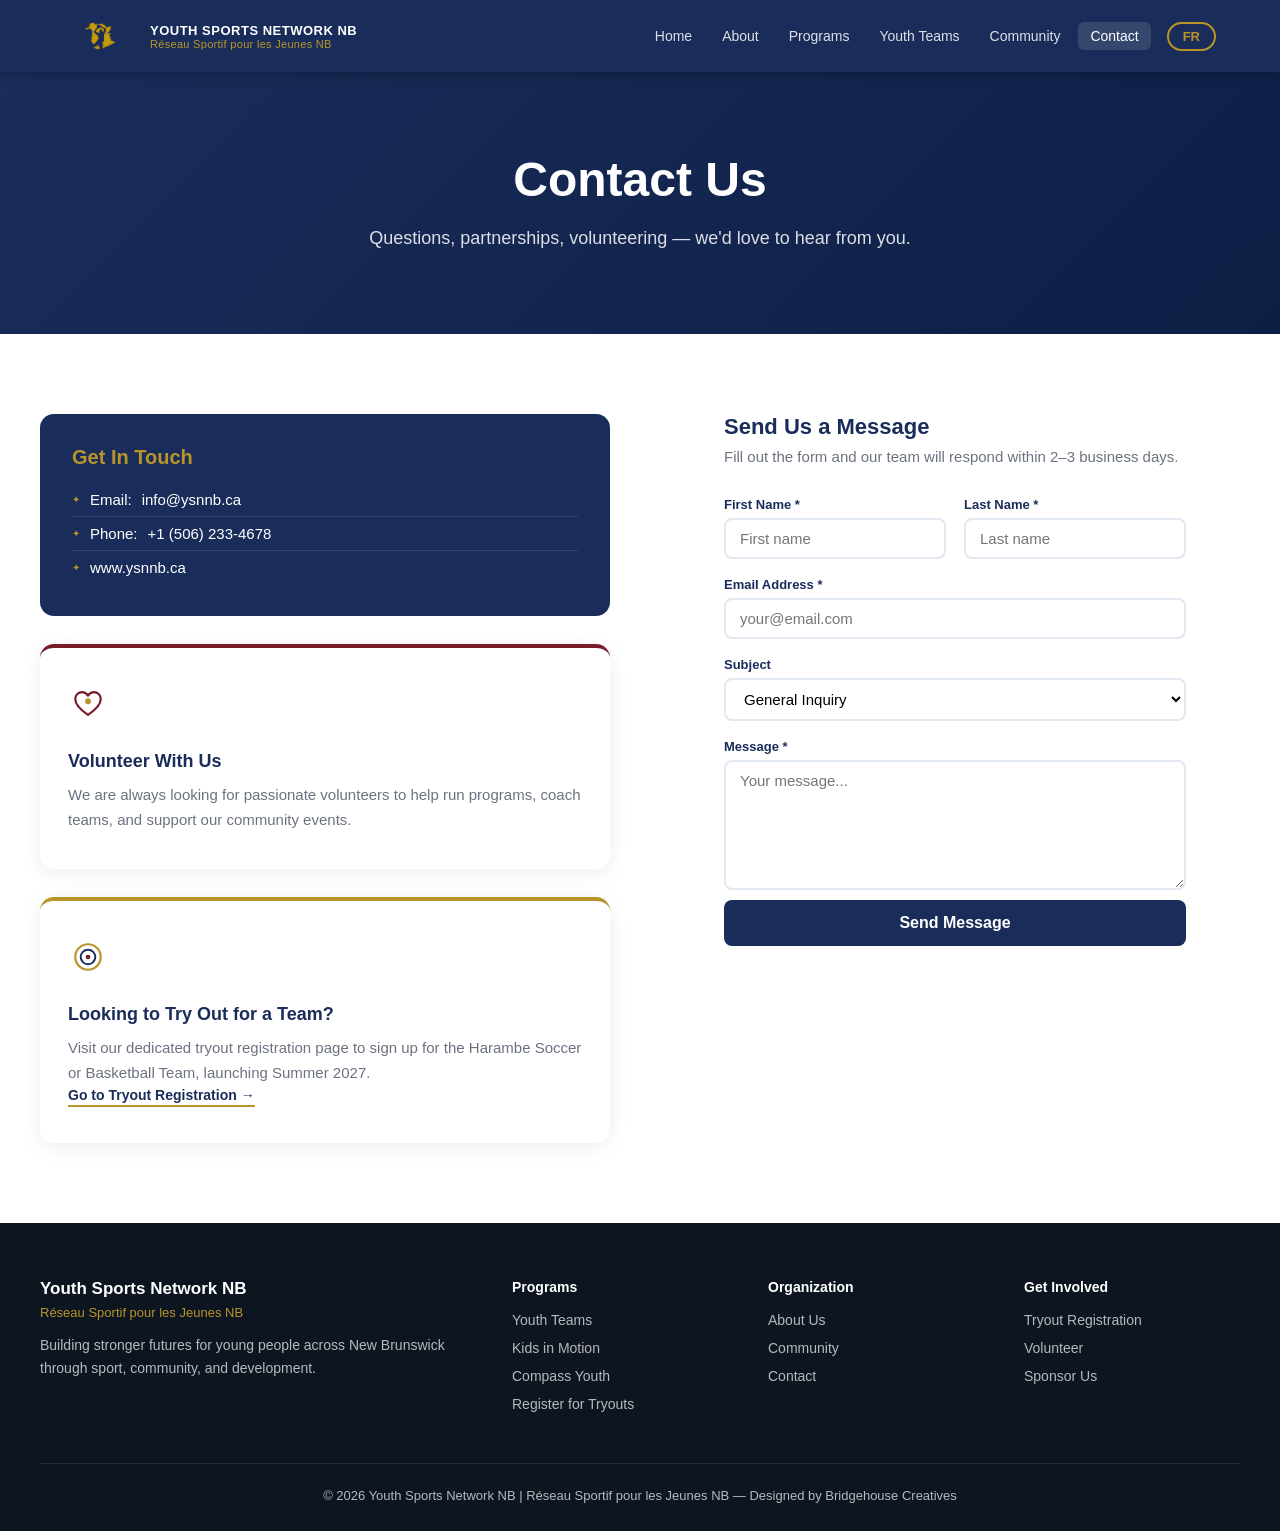
<file: contact/index.html>
<!DOCTYPE html>
<html lang="en">
<head>
  <meta charset="UTF-8" />
  <meta name="viewport" content="width=device-width, initial-scale=1.0" />
  <title>Contact — Youth Sports Network NB</title>
  <link rel="stylesheet" href="/style.css" />
</head>
<body>

<!-- HEADER -->
<header>
  <div class="header-inner">
    <a class="logo-wrap" href="/">
      <img class="logo-svg" src="/Youth Sports NB-05.png" alt="Youth Sports Network NB" />
      <div class="logo-text">
        <div class="en-name" data-en="YOUTH SPORTS NETWORK NB" data-fr="RÉSEAU SPORTIF JEUNES NB">YOUTH SPORTS NETWORK NB</div>
        <div class="fr-name" data-en="Réseau Sportif pour les Jeunes NB" data-fr="Youth Sports Network NB">Réseau Sportif pour les Jeunes NB</div>
      </div>
    </a>
    <div class="hamburger" onclick="toggleNav()"><span></span><span></span><span></span></div>
    <nav id="main-nav">
      <a href="/" data-en="Home" data-fr="Accueil">Home</a>
      <a href="/about/" data-en="About" data-fr="À propos">About</a>
      <a href="/programs/" data-en="Programs" data-fr="Programmes">Programs</a>
      <a href="/teams/" data-en="Youth Teams" data-fr="Équipes Jeunes">Youth Teams</a>
      <a href="/community/" data-en="Community" data-fr="Communauté">Community</a>
      <a href="/contact/" class="active" data-en="Contact" data-fr="Contact">Contact</a>
      <button class="lang-btn" onclick="toggleLang()" id="lang-toggle">FR</button>
    </nav>
  </div>
</header>

<!-- PAGE HERO -->
<section class="page-hero">
  <h1 data-en="Contact Us" data-fr="Contactez-Nous">Contact Us</h1>
  <p data-en="Questions, partnerships, volunteering — we'd love to hear from you." data-fr="Questions, partenariats, bénévolat — nous serions ravis de vous entendre.">Questions, partnerships, volunteering — we'd love to hear from you.</p>
</section>

<section class="section">
  <div class="container">
    <div class="two-col" style="align-items:start;">
      <!-- Contact Info -->
      <div>
        <div class="highlight-box" style="margin-bottom:28px;">
          <h3 data-en="Get In Touch" data-fr="Prenez Contact">Get In Touch</h3>
          <ul>
            <li><span data-en="Email:" data-fr="Courriel :">Email:</span> info@ysnnb.ca</li>
            <li><span data-en="Phone:" data-fr="Téléphone :">Phone:</span> +1 (506) 233-4678</li>
            <li>www.ysnnb.ca</li>
          </ul>
        </div>
        <div class="card" style="border-top-color:var(--red);margin-bottom:28px;">
          <div class="card-icon">
            <svg width="40" height="40" viewBox="0 0 44 44" fill="none">
              <path d="M22 34 C13 28 8 23 8 16.5 C8 12 11.5 9 15.5 9 C18.3 9 20.5 10.5 22 12.8 C23.5 10.5 25.7 9 28.5 9 C32.5 9 36 12 36 16.5 C36 23 31 28 22 34 Z" stroke="#7a1b2a" stroke-width="2.4" stroke-linejoin="round"/>
              <circle cx="22" cy="19" r="3.2" fill="#b8952a"/>
            </svg>
          </div>
          <h3 data-en="Volunteer With Us" data-fr="Bénévole Avec Nous">Volunteer With Us</h3>
          <p data-en="We are always looking for passionate volunteers to help run programs, coach teams, and support our community events." data-fr="Nous cherchons toujours des bénévoles passionnés pour aider à gérer des programmes, entraîner des équipes et soutenir nos événements communautaires.">We are always looking for passionate volunteers to help run programs, coach teams, and support our community events.</p>
        </div>
        <div class="card" style="border-top-color:var(--gold);">
          <div class="card-icon">
            <svg width="40" height="40" viewBox="0 0 44 44" fill="none">
              <circle cx="22" cy="22" r="14" stroke="#b8952a" stroke-width="2.4"/>
              <circle cx="22" cy="22" r="8" stroke="#1a2d5a" stroke-width="2.2"/>
              <circle cx="22" cy="22" r="2.6" fill="#7a1b2a"/>
            </svg>
          </div>
          <h3 data-en="Looking to Try Out for a Team?" data-fr="Vous Voulez Essayer une Équipe?">Looking to Try Out for a Team?</h3>
          <p data-en="Visit our dedicated tryout registration page to sign up for the Harambe Soccer or Basketball Team, launching Summer 2027." data-fr="Visitez notre page d'inscription aux tryouts pour vous inscrire à l'Équipe de Soccer ou Basketball Harambe, lancée à l'été 2027.">Visit our dedicated tryout registration page to sign up for the Harambe Soccer or Basketball Team, launching Summer 2027.</p>
          <a href="/tryouts/" class="prog-link" data-en="Go to Tryout Registration →" data-fr="Aller à l'Inscription aux Tryouts →">Go to Tryout Registration →</a>
        </div>
      </div>

      <!-- Contact Form -->
      <div class="form-wrap" style="box-shadow:none;padding:0;max-width:none;">
        <h2 style="text-align:left;font-size:22px;" data-en="Send Us a Message" data-fr="Envoyez-Nous un Message">Send Us a Message</h2>
        <p class="form-sub" style="text-align:left;" data-en="Fill out the form and our team will respond within 2–3 business days." data-fr="Remplissez le formulaire et notre équipe répondra dans les 2 à 3 jours ouvrables.">Fill out the form and our team will respond within 2–3 business days.</p>
        <form id="contact-form" onsubmit="submitContact(event)">
          <div class="form-grid">
            <div class="form-group">
              <label data-en="First Name *" data-fr="Prénom *">First Name *</label>
              <input type="text" required data-en="First name" data-fr="Prénom" placeholder="First name" />
            </div>
            <div class="form-group">
              <label data-en="Last Name *" data-fr="Nom de Famille *">Last Name *</label>
              <input type="text" required data-en="Last name" data-fr="Nom de famille" placeholder="Last name" />
            </div>
            <div class="form-group full">
              <label data-en="Email Address *" data-fr="Adresse Courriel *">Email Address *</label>
              <input type="email" required data-en="your@email.com" data-fr="votre@courriel.ca" placeholder="your@email.com" />
            </div>
            <div class="form-group full">
              <label data-en="Subject" data-fr="Sujet">Subject</label>
              <select>
                <option data-en="General Inquiry" data-fr="Renseignement Général">General Inquiry</option>
                <option data-en="Partnership / Sponsorship" data-fr="Partenariat / Commandite">Partnership / Sponsorship</option>
                <option data-en="Volunteering" data-fr="Bénévolat">Volunteering</option>
                <option data-en="Programs Information" data-fr="Information sur les Programmes">Programs Information</option>
                <option data-en="Youth Teams / Tryouts" data-fr="Équipes Jeunes / Tryouts">Youth Teams / Tryouts</option>
                <option data-en="Media / Press" data-fr="Médias / Presse">Media / Press</option>
              </select>
            </div>
            <div class="form-group full">
              <label data-en="Message *" data-fr="Message *">Message *</label>
              <textarea required style="min-height:130px;" data-en="Your message..." data-fr="Votre message..." placeholder="Your message..."></textarea>
            </div>
          </div>
          <button type="submit" class="form-submit" data-en="Send Message" data-fr="Envoyer le Message">Send Message</button>
          <div class="success-msg" id="contact-success" data-en="✅ Message sent! We'll get back to you as soon as possible." data-fr="✅ Message envoyé! Nous vous répondrons dès que possible.">✅ Message sent! We'll get back to you as soon as possible.</div>
        </form>
      </div>
    </div>
  </div>
</section>

<!-- FOOTER -->
<footer>
  <div class="footer-grid">
    <div class="footer-brand">
      <div class="brand-name" data-en="Youth Sports Network NB" data-fr="Réseau Sportif pour les Jeunes NB">Youth Sports Network NB</div>
      <div class="brand-fr" data-en="Réseau Sportif pour les Jeunes NB" data-fr="Youth Sports Network NB">Réseau Sportif pour les Jeunes NB</div>
      <p data-en="Building stronger futures for young people across New Brunswick through sport, community, and development." data-fr="Bâtir un avenir meilleur pour les jeunes du Nouveau-Brunswick grâce au sport, à la communauté et au développement.">Building stronger futures for young people across New Brunswick through sport, community, and development.</p>
    </div>
    <div class="footer-col">
      <h4 data-en="Programs" data-fr="Programmes">Programs</h4>
      <ul>
        <li><a href="/teams/" data-en="Youth Teams" data-fr="Équipes Jeunes">Youth Teams</a></li>
        <li><a href="/programs/" data-en="Kids in Motion" data-fr="Enfants en Mouvement">Kids in Motion</a></li>
        <li><a href="/programs/" data-en="Compass Youth" data-fr="Jeunesse Compass">Compass Youth</a></li>
        <li><a href="/tryouts/" data-en="Register for Tryouts" data-fr="Inscription aux Tryouts">Register for Tryouts</a></li>
      </ul>
    </div>
    <div class="footer-col">
      <h4 data-en="Organization" data-fr="Organisation">Organization</h4>
      <ul>
        <li><a href="/about/" data-en="About Us" data-fr="À Propos">About Us</a></li>
        <li><a href="/community/" data-en="Community" data-fr="Communauté">Community</a></li>
        <li><a href="/contact/" data-en="Contact" data-fr="Contact">Contact</a></li>
      </ul>
    </div>
    <div class="footer-col">
      <h4 data-en="Get Involved" data-fr="Impliquez-Vous">Get Involved</h4>
      <ul>
        <li><a href="/tryouts/" data-en="Tryout Registration" data-fr="Inscription Tryouts">Tryout Registration</a></li>
        <li><a href="/contact/" data-en="Volunteer" data-fr="Bénévole">Volunteer</a></li>
        <li><a href="/contact/" data-en="Sponsor Us" data-fr="Commanditez-Nous">Sponsor Us</a></li>
      </ul>
    </div>
  </div>
  <div class="footer-bottom">
    <p>© 2026 Youth Sports Network NB | Réseau Sportif pour les Jeunes NB — <span data-en="Designed by Bridgehouse Creatives" data-fr="Conçu par Bridgehouse Creatives">Designed by Bridgehouse Creatives</span></p>
  </div>
</footer>

<script src="/lang.js"></script>
<script>
  function submitContact(e) {
    e.preventDefault();
    const msg = document.getElementById('contact-success');
    msg.style.display = 'block';
    e.target.reset();
  }
</script>
</body>
</html>
</file>
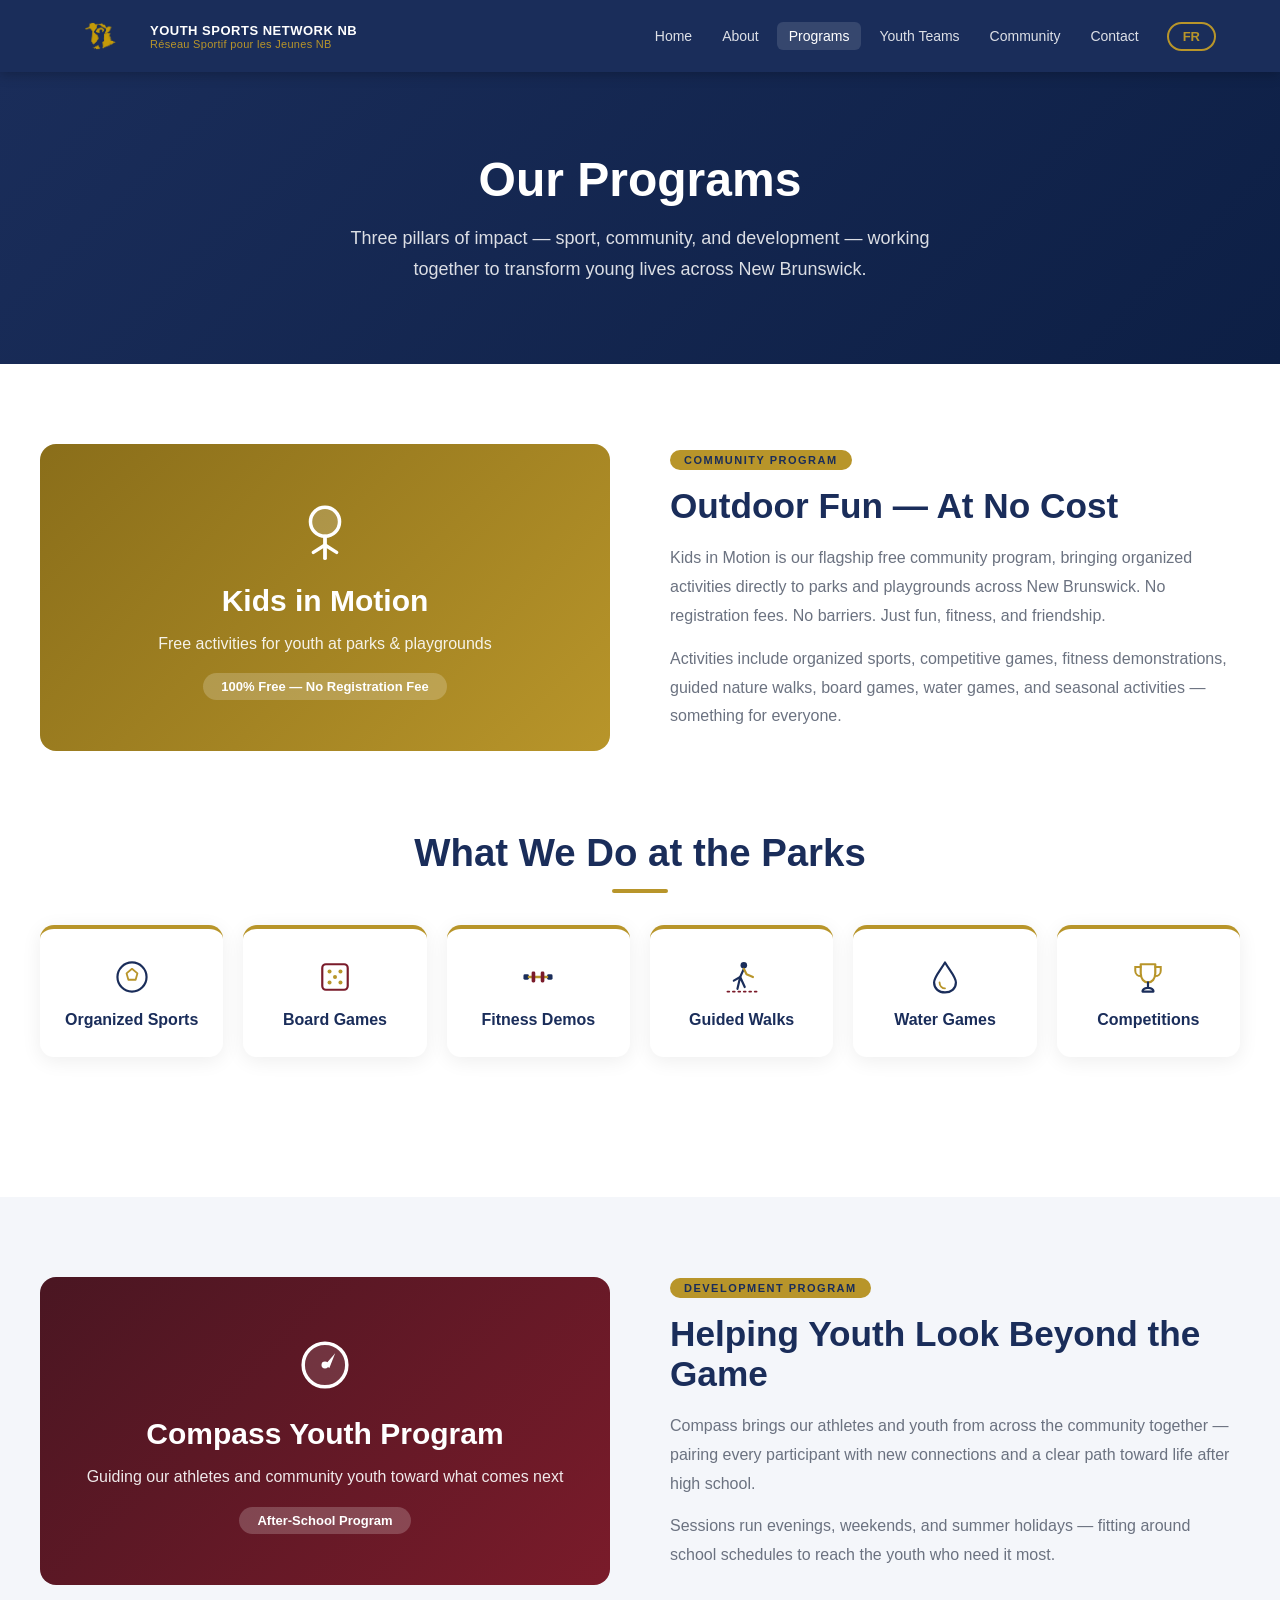
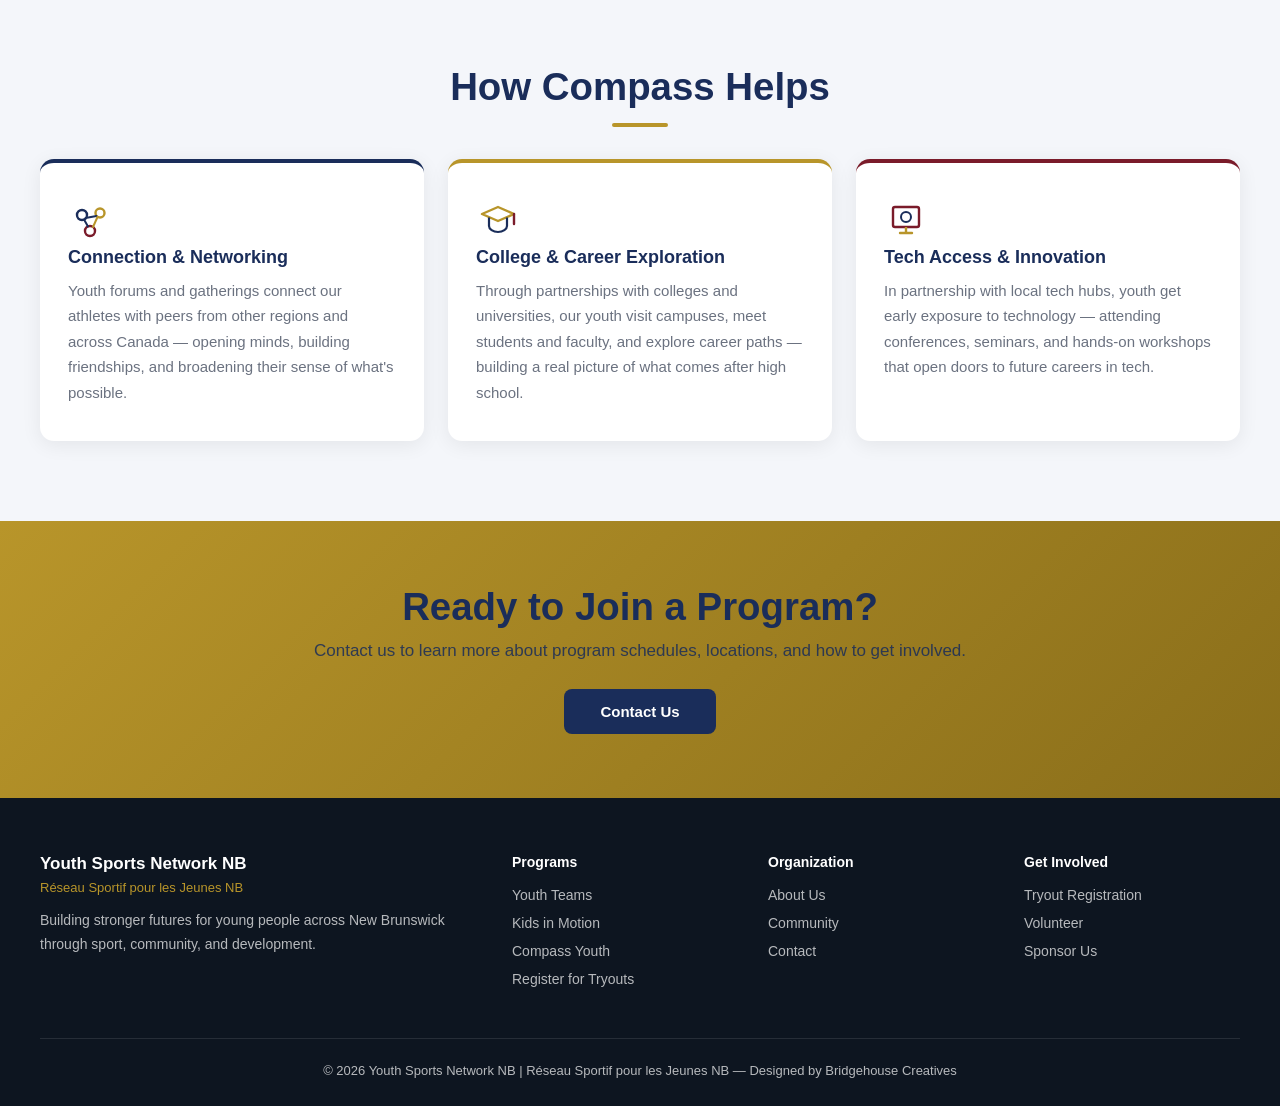
<file: programs/index.html>
<!DOCTYPE html>
<html lang="en">
<head>
  <meta charset="UTF-8" />
  <meta name="viewport" content="width=device-width, initial-scale=1.0" />
  <title>Programs — Youth Sports Network NB</title>
  <link rel="stylesheet" href="/style.css" />
</head>
<body>

<!-- HEADER -->
<header>
  <div class="header-inner">
    <a class="logo-wrap" href="/">
      <img class="logo-svg" src="/Youth Sports NB-05.png" alt="Youth Sports Network NB" />
      <div class="logo-text">
        <div class="en-name" data-en="YOUTH SPORTS NETWORK NB" data-fr="RÉSEAU SPORTIF JEUNES NB">YOUTH SPORTS NETWORK NB</div>
        <div class="fr-name" data-en="Réseau Sportif pour les Jeunes NB" data-fr="Youth Sports Network NB">Réseau Sportif pour les Jeunes NB</div>
      </div>
    </a>
    <div class="hamburger" onclick="toggleNav()"><span></span><span></span><span></span></div>
    <nav id="main-nav">
      <a href="/" data-en="Home" data-fr="Accueil">Home</a>
      <a href="/about/" data-en="About" data-fr="À propos">About</a>
      <a href="/programs/" class="active" data-en="Programs" data-fr="Programmes">Programs</a>
      <a href="/teams/" data-en="Youth Teams" data-fr="Équipes Jeunes">Youth Teams</a>
      <a href="/community/" data-en="Community" data-fr="Communauté">Community</a>
      <a href="/contact/" data-en="Contact" data-fr="Contact">Contact</a>
      <button class="lang-btn" onclick="toggleLang()" id="lang-toggle">FR</button>
    </nav>
  </div>
</header>

<!-- PAGE HERO -->
<section class="page-hero">
  <h1 data-en="Our Programs" data-fr="Nos Programmes">Our Programs</h1>
  <p data-en="Three pillars of impact — sport, community, and development — working together to transform young lives across New Brunswick." data-fr="Trois piliers d'impact — sport, communauté et développement — travaillant ensemble pour transformer la vie des jeunes au Nouveau-Brunswick.">Three pillars of impact — sport, community, and development — working together to transform young lives across New Brunswick.</p>
</section>

<!-- KIDS IN MOTION -->
<section class="section" id="kids-in-motion">
  <div class="container">
    <div class="two-col" style="margin-bottom:80px;">
      <div style="background:linear-gradient(135deg,#8a6e1a,var(--gold));border-radius:16px;padding:56px 40px;color:var(--white);text-align:center;">
        <svg width="64" height="64" viewBox="0 0 44 44" fill="none" style="margin:0 auto 16px;">
          <circle cx="22" cy="15" r="10" fill="#ffffff" fill-opacity="0.18" stroke="#ffffff" stroke-width="2.4"/>
          <path d="M22 25 V40" stroke="#ffffff" stroke-width="2.6" stroke-linecap="round"/>
          <path d="M22 31 L14 36 M22 31 L30 36" stroke="#ffffff" stroke-width="2.4" stroke-linecap="round"/>
        </svg>
        <h2 style="font-size:30px;font-weight:800;margin-bottom:12px;" data-en="Kids in Motion" data-fr="Enfants en Mouvement">Kids in Motion</h2>
        <p style="opacity:.9;font-size:16px;line-height:1.7;margin-bottom:20px;" data-en="Free activities for youth at parks &amp; playgrounds" data-fr="Activités gratuites pour les jeunes dans les parcs et aires de jeux">Free activities for youth at parks &amp; playgrounds</p>
        <span style="background:rgba(255,255,255,0.2);padding:6px 18px;border-radius:20px;font-size:13px;font-weight:700;" data-en="100% Free — No Registration Fee" data-fr="100% Gratuit — Aucuns Frais d'Inscription">100% Free — No Registration Fee</span>
      </div>
      <div class="text-block">
        <span class="tag-inline" data-en="Community Program" data-fr="Programme Communautaire">Community Program</span>
        <h2 data-en="Outdoor Fun — At No Cost" data-fr="Plaisir en Plein Air — Sans Frais">Outdoor Fun — At No Cost</h2>
        <p data-en="Kids in Motion is our flagship free community program, bringing organized activities directly to parks and playgrounds across New Brunswick. No registration fees. No barriers. Just fun, fitness, and friendship." data-fr="Enfants en Mouvement est notre programme communautaire gratuit phare, apportant des activités organisées directement dans les parcs et aires de jeux du Nouveau-Brunswick. Pas de frais d'inscription. Pas de barrières. Juste du plaisir, du fitness et de l'amitié.">Kids in Motion is our flagship free community program, bringing organized activities directly to parks and playgrounds across New Brunswick. No registration fees. No barriers. Just fun, fitness, and friendship.</p>
        <p data-en="Activities include organized sports, competitive games, fitness demonstrations, guided nature walks, board games, water games, and seasonal activities — something for everyone." data-fr="Les activités comprennent des sports organisés, des jeux compétitifs, des démonstrations de fitness, des promenades dans la nature, des jeux de société, des jeux aquatiques et des activités saisonnières — quelque chose pour tout le monde.">Activities include organized sports, competitive games, fitness demonstrations, guided nature walks, board games, water games, and seasonal activities — something for everyone.</p>
      </div>
    </div>

    <!-- Activity Grid -->
    <div class="section-title" style="margin-bottom:32px;">
      <h2 data-en="What We Do at the Parks" data-fr="Ce Que Nous Faisons dans les Parcs">What We Do at the Parks</h2>
      <div class="divider"></div>
    </div>
    <div style="display:grid;grid-template-columns:repeat(auto-fit,minmax(180px,1fr));gap:20px;margin-bottom:60px;">
      <div class="card" style="text-align:center;padding:28px 16px;">
        <svg width="40" height="40" viewBox="0 0 44 44" fill="none" style="margin:0 auto 10px;">
          <circle cx="22" cy="22" r="16" stroke="#1a2d5a" stroke-width="2.4"/>
          <polygon points="22,13 28,18 26,25 18,25 16,18" stroke="#b8952a" stroke-width="2" stroke-linejoin="round" fill="none"/>
        </svg>
        <h4 style="color:var(--navy);font-weight:700;" data-en="Organized Sports" data-fr="Sports Organisés">Organized Sports</h4>
      </div>
      <div class="card" style="text-align:center;padding:28px 16px;">
        <svg width="40" height="40" viewBox="0 0 44 44" fill="none" style="margin:0 auto 10px;">
          <rect x="8" y="8" width="28" height="28" rx="4" stroke="#7a1b2a" stroke-width="2.4"/>
          <circle cx="16" cy="16" r="2.2" fill="#b8952a"/>
          <circle cx="28" cy="16" r="2.2" fill="#b8952a"/>
          <circle cx="22" cy="22" r="2.2" fill="#b8952a"/>
          <circle cx="16" cy="28" r="2.2" fill="#b8952a"/>
          <circle cx="28" cy="28" r="2.2" fill="#b8952a"/>
        </svg>
        <h4 style="color:var(--navy);font-weight:700;" data-en="Board Games" data-fr="Jeux de Société">Board Games</h4>
      </div>
      <div class="card" style="text-align:center;padding:28px 16px;">
        <svg width="40" height="40" viewBox="0 0 44 44" fill="none" style="margin:0 auto 10px;">
          <rect x="6" y="19" width="6" height="6" rx="1.5" fill="#1a2d5a"/>
          <rect x="32" y="19" width="6" height="6" rx="1.5" fill="#1a2d5a"/>
          <path d="M12 22 H32" stroke="#b8952a" stroke-width="2.6" stroke-linecap="round"/>
          <rect x="15" y="16" width="4" height="12" rx="1.5" fill="#7a1b2a"/>
          <rect x="25" y="16" width="4" height="12" rx="1.5" fill="#7a1b2a"/>
        </svg>
        <h4 style="color:var(--navy);font-weight:700;" data-en="Fitness Demos" data-fr="Démos Fitness">Fitness Demos</h4>
      </div>
      <div class="card" style="text-align:center;padding:28px 16px;">
        <svg width="40" height="40" viewBox="0 0 44 44" fill="none" style="margin:0 auto 10px;">
          <circle cx="24" cy="9" r="3.6" fill="#1a2d5a"/>
          <path d="M24 13 L20 22 L13 26" stroke="#1a2d5a" stroke-width="2.4" stroke-linecap="round" stroke-linejoin="round" fill="none"/>
          <path d="M24 13 L27 19 L34 22" stroke="#b8952a" stroke-width="2.4" stroke-linecap="round" stroke-linejoin="round" fill="none"/>
          <path d="M20 22 L17 35 M20 22 L25 33" stroke="#1a2d5a" stroke-width="2.4" stroke-linecap="round"/>
          <path d="M6 38 H38" stroke="#7a1b2a" stroke-width="2" stroke-linecap="round" stroke-dasharray="2 4"/>
        </svg>
        <h4 style="color:var(--navy);font-weight:700;" data-en="Guided Walks" data-fr="Marches Guidées">Guided Walks</h4>
      </div>
      <div class="card" style="text-align:center;padding:28px 16px;">
        <svg width="40" height="40" viewBox="0 0 44 44" fill="none" style="margin:0 auto 10px;">
          <path d="M22 6 C28 16 34 22 34 28 C34 35 28.6 39 22 39 C15.4 39 10 35 10 28 C10 22 16 16 22 6 Z" stroke="#1a2d5a" stroke-width="2.4" stroke-linejoin="round" fill="none"/>
          <path d="M16 28 C16 32 19 34.5 22 34.5" stroke="#b8952a" stroke-width="2" stroke-linecap="round" fill="none"/>
        </svg>
        <h4 style="color:var(--navy);font-weight:700;" data-en="Water Games" data-fr="Jeux Aquatiques">Water Games</h4>
      </div>
      <div class="card" style="text-align:center;padding:28px 16px;">
        <svg width="40" height="40" viewBox="0 0 44 44" fill="none" style="margin:0 auto 10px;">
          <path d="M14 8 H30 V18 C30 24 26.4 28 22 28 C17.6 28 14 24 14 18 Z" stroke="#b8952a" stroke-width="2.4" stroke-linejoin="round" fill="none"/>
          <path d="M14 11 H8 V15 C8 19 11 21 14 21 M30 11 H36 V15 C36 19 33 21 30 21" stroke="#b8952a" stroke-width="2.2" stroke-linecap="round" fill="none"/>
          <path d="M22 28 V34 M16 38 H28 M22 34 C22 34 16 34 16 38 M22 34 C22 34 28 34 28 38" stroke="#1a2d5a" stroke-width="2.4" stroke-linecap="round" stroke-linejoin="round"/>
        </svg>
        <h4 style="color:var(--navy);font-weight:700;" data-en="Competitions" data-fr="Compétitions">Competitions</h4>
      </div>
    </div>
  </div>
</section>

<!-- COMPASS YOUTH -->
<section class="section section-alt" id="compass">
  <div class="container">
    <div class="two-col" style="margin-bottom:80px;">
      <div style="background:linear-gradient(135deg,#4a1622,var(--red));border-radius:16px;padding:56px 40px;color:var(--white);text-align:center;">
        <svg width="64" height="64" viewBox="0 0 44 44" fill="none" style="margin:0 auto 16px;">
          <circle cx="22" cy="22" r="15" fill="#ffffff" fill-opacity="0.12" stroke="#ffffff" stroke-width="2.4"/>
          <path d="M22 22 L29 14 L25 24 Z" fill="#ffffff"/>
          <circle cx="22" cy="22" r="2.4" fill="#ffffff"/>
        </svg>
        <h2 style="font-size:30px;font-weight:800;margin-bottom:12px;" data-en="Compass Youth Program" data-fr="Programme Jeunesse Compass">Compass Youth Program</h2>
        <p style="opacity:.9;font-size:16px;line-height:1.7;margin-bottom:20px;" data-en="Guiding our athletes and community youth toward what comes next" data-fr="Guider nos athlètes et les jeunes de la communauté vers la suite">Guiding our athletes and community youth toward what comes next</p>
        <span style="background:rgba(255,255,255,0.2);padding:6px 18px;border-radius:20px;font-size:13px;font-weight:700;" data-en="After-School Program" data-fr="Programme Parascolaire">After-School Program</span>
      </div>
      <div class="text-block">
        <span class="tag-inline" data-en="Development Program" data-fr="Programme de Développement">Development Program</span>
        <h2 data-en="Helping Youth Look Beyond the Game" data-fr="Aider les Jeunes à Voir au-delà du Jeu">Helping Youth Look Beyond the Game</h2>
        <p data-en="Compass brings our athletes and youth from across the community together — pairing every participant with new connections and a clear path toward life after high school." data-fr="Compass réunit nos athlètes et les jeunes de toute la communauté — en jumelant chaque participant à de nouvelles connexions et à un parcours clair vers la vie après le secondaire.">Compass brings our athletes and youth from across the community together — pairing every participant with new connections and a clear path toward life after high school.</p>
        <p data-en="Sessions run evenings, weekends, and summer holidays — fitting around school schedules to reach the youth who need it most." data-fr="Les séances ont lieu en soirée, les week-ends et les vacances d'été — s'adaptant aux horaires scolaires pour rejoindre les jeunes qui en ont le plus besoin.">Sessions run evenings, weekends, and summer holidays — fitting around school schedules to reach the youth who need it most.</p>
      </div>
    </div>

    <!-- Pillar Grid -->
    <div class="section-title" style="margin-bottom:32px;">
      <h2 data-en="How Compass Helps" data-fr="Comment Compass Aide">How Compass Helps</h2>
      <div class="divider"></div>
    </div>
    <div style="display:grid;grid-template-columns:repeat(auto-fit,minmax(240px,1fr));gap:24px;">
      <div class="card" style="border-top-color:var(--navy);">
        <svg width="44" height="44" viewBox="0 0 44 44" fill="none">
          <circle cx="14" cy="16" r="5" stroke="#1a2d5a" stroke-width="2.4"/>
          <circle cx="32" cy="14" r="4.5" stroke="#b8952a" stroke-width="2.4"/>
          <circle cx="22" cy="32" r="5" stroke="#7a1b2a" stroke-width="2.4"/>
          <line x1="17.5" y1="19" x2="28.5" y2="17" stroke="#1a2d5a" stroke-width="2" stroke-linecap="round"/>
          <line x1="16" y1="20.5" x2="20" y2="27.5" stroke="#1a2d5a" stroke-width="2" stroke-linecap="round"/>
          <line x1="29.5" y1="18" x2="25" y2="28" stroke="#b8952a" stroke-width="2" stroke-linecap="round"/>
        </svg>
        <h3 data-en="Connection &amp; Networking" data-fr="Connexion et Réseautage">Connection &amp; Networking</h3>
        <p data-en="Youth forums and gatherings connect our athletes with peers from other regions and across Canada — opening minds, building friendships, and broadening their sense of what's possible." data-fr="Des forums et des rassemblements jeunesse mettent nos athlètes en contact avec des pairs d'autres régions et de partout au Canada — ouvrant les esprits, créant des amitiés et élargissant leur vision du possible.">Youth forums and gatherings connect our athletes with peers from other regions and across Canada — opening minds, building friendships, and broadening their sense of what's possible.</p>
      </div>
      <div class="card" style="border-top-color:var(--gold);">
        <svg width="44" height="44" viewBox="0 0 44 44" fill="none">
          <path d="M22 8 L38 15 L22 22 L6 15 Z" stroke="#b8952a" stroke-width="2.4" stroke-linejoin="round"/>
          <path d="M13 18.5 V27 C13 30 17 33 22 33 C27 33 31 30 31 27 V18.5" stroke="#1a2d5a" stroke-width="2.2" stroke-linejoin="round" fill="none"/>
          <line x1="38" y1="15" x2="38" y2="25" stroke="#7a1b2a" stroke-width="2.4" stroke-linecap="round"/>
        </svg>
        <h3 data-en="College &amp; Career Exploration" data-fr="Exploration Collégiale et de Carrière">College &amp; Career Exploration</h3>
        <p data-en="Through partnerships with colleges and universities, our youth visit campuses, meet students and faculty, and explore career paths — building a real picture of what comes after high school." data-fr="Grâce à des partenariats avec des collèges et universités, nos jeunes visitent des campus, rencontrent étudiants et professeurs, et explorent des parcours de carrière — pour se faire une idée concrète de la vie après le secondaire.">Through partnerships with colleges and universities, our youth visit campuses, meet students and faculty, and explore career paths — building a real picture of what comes after high school.</p>
      </div>
      <div class="card" style="border-top-color:var(--red);">
        <svg width="44" height="44" viewBox="0 0 44 44" fill="none">
          <rect x="9" y="8" width="26" height="20" rx="2" stroke="#7a1b2a" stroke-width="2.4"/>
          <circle cx="22" cy="18" r="5" stroke="#1a2d5a" stroke-width="2"/>
          <line x1="16" y1="34" x2="28" y2="34" stroke="#b8952a" stroke-width="2.4" stroke-linecap="round"/>
          <line x1="22" y1="28" x2="22" y2="34" stroke="#b8952a" stroke-width="2.4"/>
        </svg>
        <h3 data-en="Tech Access &amp; Innovation" data-fr="Accès à la Technologie et Innovation">Tech Access &amp; Innovation</h3>
        <p data-en="In partnership with local tech hubs, youth get early exposure to technology — attending conferences, seminars, and hands-on workshops that open doors to future careers in tech." data-fr="En partenariat avec des centres technologiques locaux, les jeunes ont un accès précoce à la technologie — en participant à des conférences, séminaires et ateliers pratiques qui ouvrent la porte à des carrières futures en technologie.">In partnership with local tech hubs, youth get early exposure to technology — attending conferences, seminars, and hands-on workshops that open doors to future careers in tech.</p>
      </div>
    </div>
  </div>
</section>

<!-- CTA -->
<section class="cta-banner">
  <div class="container">
    <h2 data-en="Ready to Join a Program?" data-fr="Prêt à Rejoindre un Programme?">Ready to Join a Program?</h2>
    <p data-en="Contact us to learn more about program schedules, locations, and how to get involved." data-fr="Contactez-nous pour en savoir plus sur les horaires, les lieux et comment vous impliquer.">Contact us to learn more about program schedules, locations, and how to get involved.</p>
    <a href="/contact/" class="btn-dark" data-en="Contact Us" data-fr="Contactez-Nous">Contact Us</a>
  </div>
</section>

<!-- FOOTER -->
<footer>
  <div class="footer-grid">
    <div class="footer-brand">
      <div class="brand-name" data-en="Youth Sports Network NB" data-fr="Réseau Sportif pour les Jeunes NB">Youth Sports Network NB</div>
      <div class="brand-fr" data-en="Réseau Sportif pour les Jeunes NB" data-fr="Youth Sports Network NB">Réseau Sportif pour les Jeunes NB</div>
      <p data-en="Building stronger futures for young people across New Brunswick through sport, community, and development." data-fr="Bâtir un avenir meilleur pour les jeunes du Nouveau-Brunswick grâce au sport, à la communauté et au développement.">Building stronger futures for young people across New Brunswick through sport, community, and development.</p>
    </div>
    <div class="footer-col">
      <h4 data-en="Programs" data-fr="Programmes">Programs</h4>
      <ul>
        <li><a href="/teams/" data-en="Youth Teams" data-fr="Équipes Jeunes">Youth Teams</a></li>
        <li><a href="/programs/" data-en="Kids in Motion" data-fr="Enfants en Mouvement">Kids in Motion</a></li>
        <li><a href="/programs/" data-en="Compass Youth" data-fr="Jeunesse Compass">Compass Youth</a></li>
        <li><a href="/tryouts/" data-en="Register for Tryouts" data-fr="Inscription aux Tryouts">Register for Tryouts</a></li>
      </ul>
    </div>
    <div class="footer-col">
      <h4 data-en="Organization" data-fr="Organisation">Organization</h4>
      <ul>
        <li><a href="/about/" data-en="About Us" data-fr="À Propos">About Us</a></li>
        <li><a href="/community/" data-en="Community" data-fr="Communauté">Community</a></li>
        <li><a href="/contact/" data-en="Contact" data-fr="Contact">Contact</a></li>
      </ul>
    </div>
    <div class="footer-col">
      <h4 data-en="Get Involved" data-fr="Impliquez-Vous">Get Involved</h4>
      <ul>
        <li><a href="/tryouts/" data-en="Tryout Registration" data-fr="Inscription Tryouts">Tryout Registration</a></li>
        <li><a href="/contact/" data-en="Volunteer" data-fr="Bénévole">Volunteer</a></li>
        <li><a href="/contact/" data-en="Sponsor Us" data-fr="Commanditez-Nous">Sponsor Us</a></li>
      </ul>
    </div>
  </div>
  <div class="footer-bottom">
    <p>© 2026 Youth Sports Network NB | Réseau Sportif pour les Jeunes NB — <span data-en="Designed by Bridgehouse Creatives" data-fr="Conçu par Bridgehouse Creatives">Designed by Bridgehouse Creatives</span></p>
  </div>
</footer>
<script src="/lang.js"></script>
</body>
</html>
</file>
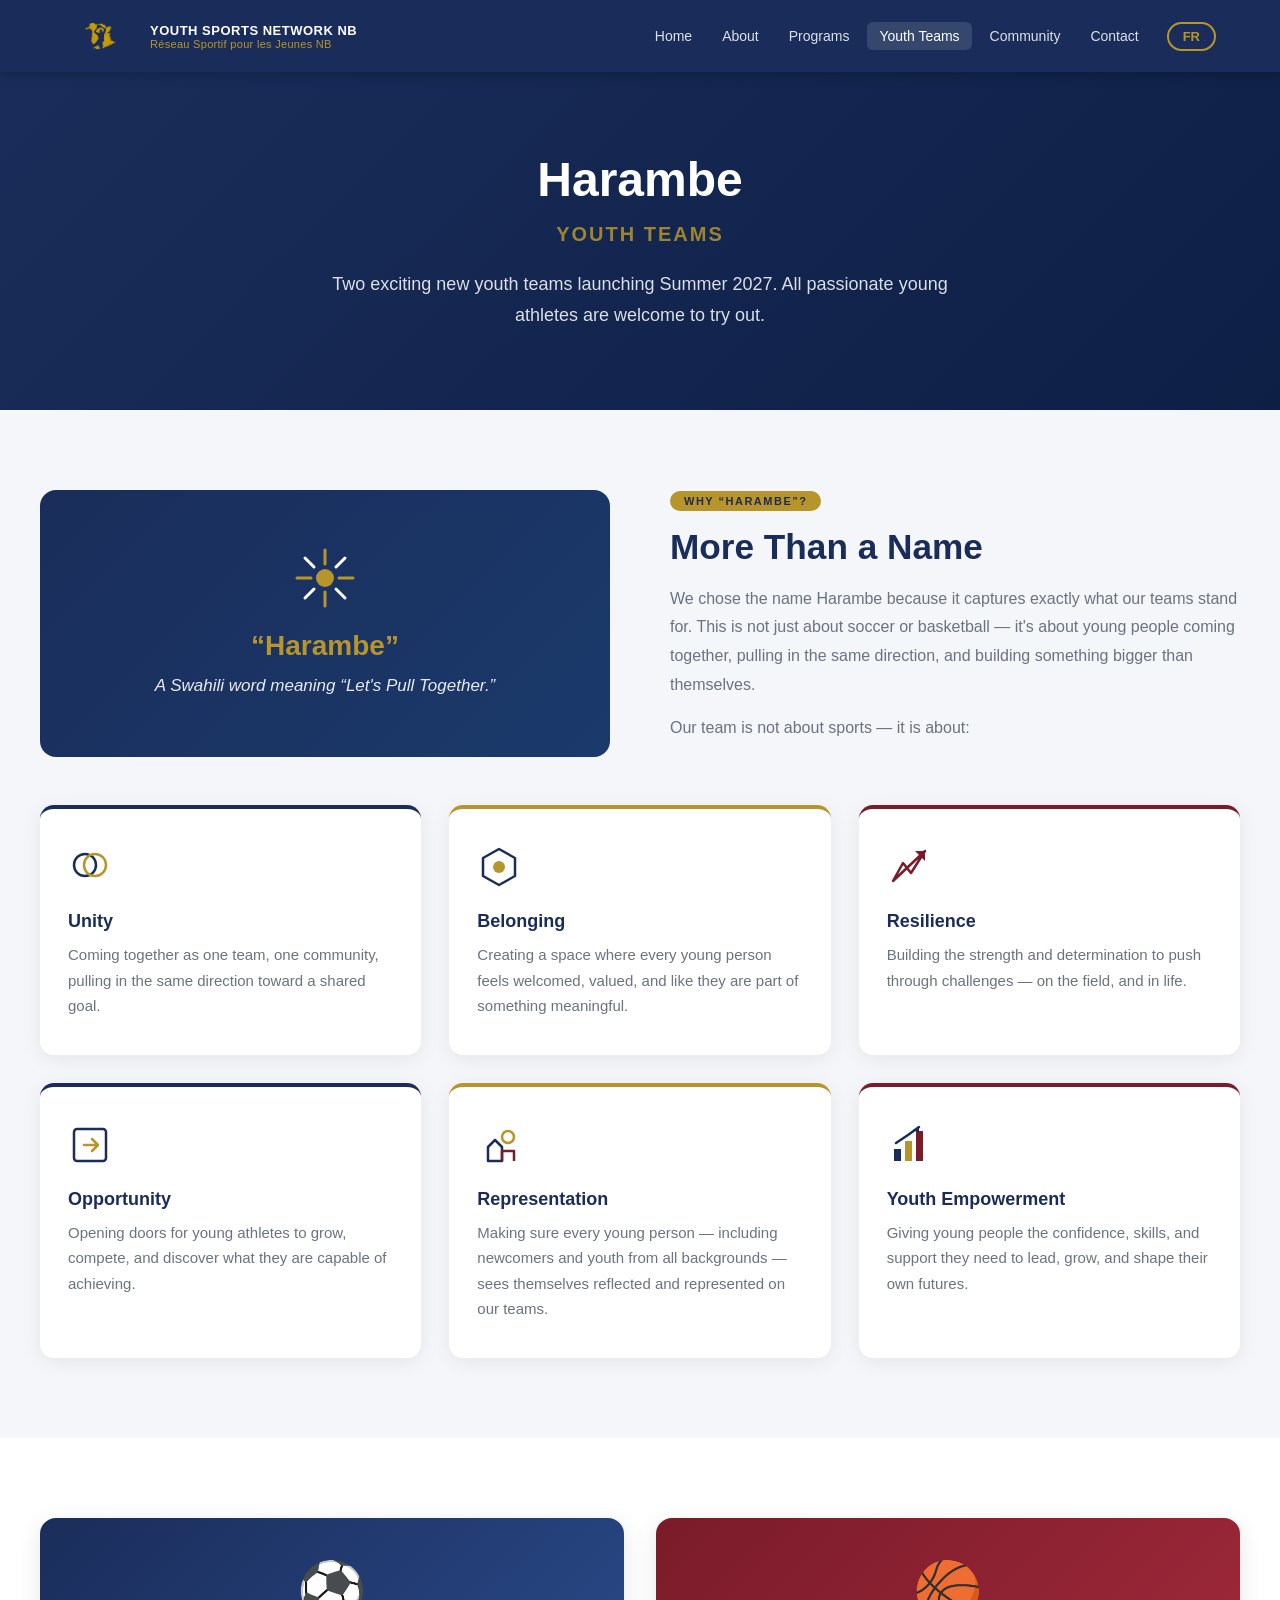
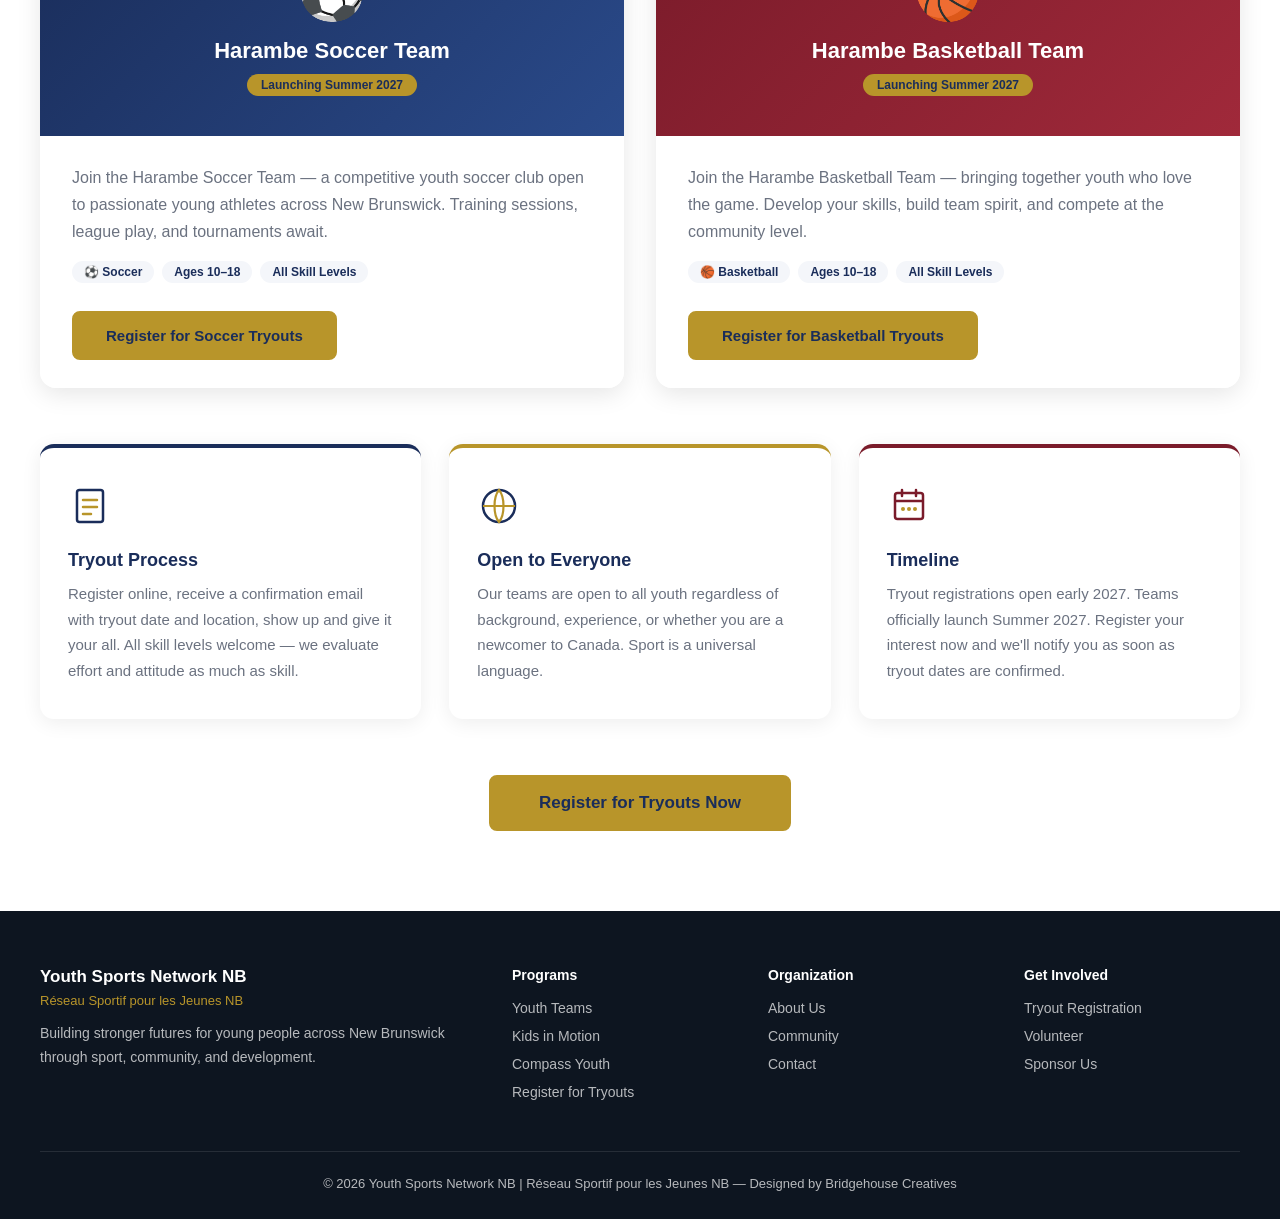
<file: teams/index.html>
<!DOCTYPE html>
<html lang="en">
<head>
  <meta charset="UTF-8" />
  <meta name="viewport" content="width=device-width, initial-scale=1.0" />
  <title>Youth Teams — Youth Sports Network NB</title>
  <link rel="stylesheet" href="/style.css" />
</head>
<body>

<!-- HEADER -->
<header>
  <div class="header-inner">
    <a class="logo-wrap" href="/">
      <img class="logo-svg" src="/Youth Sports NB-05.png" alt="Youth Sports Network NB" />
      <div class="logo-text">
        <div class="en-name" data-en="YOUTH SPORTS NETWORK NB" data-fr="RÉSEAU SPORTIF JEUNES NB">YOUTH SPORTS NETWORK NB</div>
        <div class="fr-name" data-en="Réseau Sportif pour les Jeunes NB" data-fr="Youth Sports Network NB">Réseau Sportif pour les Jeunes NB</div>
      </div>
    </a>
    <div class="hamburger" onclick="toggleNav()"><span></span><span></span><span></span></div>
    <nav id="main-nav">
      <a href="/" data-en="Home" data-fr="Accueil">Home</a>
      <a href="/about/" data-en="About" data-fr="À propos">About</a>
      <a href="/programs/" data-en="Programs" data-fr="Programmes">Programs</a>
      <a href="/teams/" class="active" data-en="Youth Teams" data-fr="Équipes Jeunes">Youth Teams</a>
      <a href="/community/" data-en="Community" data-fr="Communauté">Community</a>
      <a href="/contact/" data-en="Contact" data-fr="Contact">Contact</a>
      <button class="lang-btn" onclick="toggleLang()" id="lang-toggle">FR</button>
    </nav>
  </div>
</header>

<!-- PAGE HERO -->
<section class="page-hero">
  <h1 data-en="Harambe" data-fr="Harambe">Harambe</h1>
  <p style="font-size:20px;font-weight:700;letter-spacing:2px;text-transform:uppercase;color:var(--gold);margin-top:-6px;margin-bottom:18px;" data-en="Youth Teams" data-fr="Équipes Jeunes">Youth Teams</p>
  <p data-en="Two exciting new youth teams launching Summer 2027. All passionate young athletes are welcome to try out." data-fr="Deux nouvelles équipes de jeunes excitantes lancées à l'été 2027. Tous les jeunes athlètes passionnés sont les bienvenus aux tryouts.">Two exciting new youth teams launching Summer 2027. All passionate young athletes are welcome to try out.</p>
</section>

<!-- WHY HARAMBE -->
<section class="section section-alt">
  <div class="container">
    <div class="two-col">
      <div style="background:linear-gradient(135deg,var(--navy),#1a3a6b);border-radius:16px;padding:56px 40px;color:var(--white);text-align:center;">
        <svg width="64" height="64" viewBox="0 0 64 64" fill="none" style="margin:0 auto 16px;">
          <circle cx="32" cy="32" r="9" fill="#b8952a"/>
          <path d="M32 4 L32 18" stroke="#b8952a" stroke-width="3" stroke-linecap="round"/>
          <path d="M32 46 L32 60" stroke="#b8952a" stroke-width="3" stroke-linecap="round"/>
          <path d="M4 32 L18 32" stroke="#b8952a" stroke-width="3" stroke-linecap="round"/>
          <path d="M46 32 L60 32" stroke="#b8952a" stroke-width="3" stroke-linecap="round"/>
          <path d="M12 12 L21 21" stroke="#ffffff" stroke-width="3" stroke-linecap="round"/>
          <path d="M52 12 L43 21" stroke="#ffffff" stroke-width="3" stroke-linecap="round"/>
          <path d="M12 52 L21 43" stroke="#ffffff" stroke-width="3" stroke-linecap="round"/>
          <path d="M52 52 L43 43" stroke="#ffffff" stroke-width="3" stroke-linecap="round"/>
        </svg>
        <h2 style="font-size:28px;font-weight:800;margin-bottom:10px;color:var(--gold);" data-en="“Harambe”" data-fr="« Harambe »">“Harambe”</h2>
        <p style="font-size:17px;font-style:italic;opacity:.9;line-height:1.7;" data-en="A Swahili word meaning “Let's Pull Together.”" data-fr="Un mot swahili qui signifie « Tirons Ensemble. »">A Swahili word meaning “Let's Pull Together.”</p>
      </div>
      <div class="text-block">
        <span class="tag-inline" data-en="Why “Harambe”?" data-fr="Pourquoi « Harambe »?">Why “Harambe”?</span>
        <h2 data-en="More Than a Name" data-fr="Plus Qu'un Nom">More Than a Name</h2>
        <p data-en="We chose the name Harambe because it captures exactly what our teams stand for. This is not just about soccer or basketball — it's about young people coming together, pulling in the same direction, and building something bigger than themselves." data-fr="Nous avons choisi le nom Harambe parce qu'il représente exactement ce que nos équipes incarnent. Il ne s'agit pas seulement de soccer ou de basketball — il s'agit de jeunes qui se rassemblent, qui avancent dans la même direction et qui construisent quelque chose de plus grand qu'eux-mêmes.">We chose the name Harambe because it captures exactly what our teams stand for. This is not just about soccer or basketball — it's about young people coming together, pulling in the same direction, and building something bigger than themselves.</p>
        <p data-en="Our team is not about sports — it is about:" data-fr="Notre équipe ne se résume pas au sport — il s'agit de :">Our team is not about sports — it is about:</p>
      </div>
    </div>

    <div class="cards-3" style="margin-top:48px;">
      <div class="card navy-top">
        <svg class="card-icon" width="44" height="44" viewBox="0 0 44 44" fill="none">
          <circle cx="17" cy="20" r="11" stroke="#1a2d5a" stroke-width="2.5"/>
          <circle cx="27" cy="20" r="11" stroke="#b8952a" stroke-width="2.5"/>
        </svg>
        <h3 data-en="Unity" data-fr="Unité">Unity</h3>
        <p data-en="Coming together as one team, one community, pulling in the same direction toward a shared goal." data-fr="Se rassembler en une seule équipe, une seule communauté, en avançant dans la même direction vers un objectif commun.">Coming together as one team, one community, pulling in the same direction toward a shared goal.</p>
      </div>
      <div class="card">
        <svg class="card-icon" width="44" height="44" viewBox="0 0 44 44" fill="none">
          <polygon points="22,4 38,13 38,31 22,40 6,31 6,13" stroke="#1a2d5a" stroke-width="2.5" stroke-linejoin="round"/>
          <circle cx="22" cy="22" r="6" fill="#b8952a"/>
        </svg>
        <h3 data-en="Belonging" data-fr="Appartenance">Belonging</h3>
        <p data-en="Creating a space where every young person feels welcomed, valued, and like they are part of something meaningful." data-fr="Créer un espace où chaque jeune se sent accueilli, valorisé et fait partie de quelque chose de significatif.">Creating a space where every young person feels welcomed, valued, and like they are part of something meaningful.</p>
      </div>
      <div class="card red-top">
        <svg class="card-icon" width="44" height="44" viewBox="0 0 44 44" fill="none">
          <polygon points="6,36 16,18 24,28 38,6" stroke="#7a1b2a" stroke-width="2.5" fill="none" stroke-linejoin="round" stroke-linecap="round"/>
          <polygon points="38,6 38,16 28,6" fill="#7a1b2a"/>
        </svg>
        <h3 data-en="Resilience" data-fr="Résilience">Resilience</h3>
        <p data-en="Building the strength and determination to push through challenges — on the field, and in life." data-fr="Développer la force et la détermination nécessaires pour surmonter les défis — sur le terrain, et dans la vie.">Building the strength and determination to push through challenges — on the field, and in life.</p>
      </div>
      <div class="card navy-top">
        <svg class="card-icon" width="44" height="44" viewBox="0 0 44 44" fill="none">
          <rect x="6" y="6" width="32" height="32" rx="3" stroke="#1a2d5a" stroke-width="2.5"/>
          <path d="M16 22 H30 M30 22 L24 16 M30 22 L24 28" stroke="#b8952a" stroke-width="2.5" stroke-linecap="round" stroke-linejoin="round"/>
        </svg>
        <h3 data-en="Opportunity" data-fr="Opportunité">Opportunity</h3>
        <p data-en="Opening doors for young athletes to grow, compete, and discover what they are capable of achieving." data-fr="Ouvrir des portes pour permettre aux jeunes athlètes de grandir, de compétitionner et de découvrir ce dont ils sont capables.">Opening doors for young athletes to grow, compete, and discover what they are capable of achieving.</p>
      </div>
      <div class="card">
        <svg class="card-icon" width="44" height="44" viewBox="0 0 44 44" fill="none">
          <polygon points="11,38 11,24 18,17 25,24 25,38" stroke="#1a2d5a" stroke-width="2.5" stroke-linejoin="round"/>
          <circle cx="31" cy="14" r="6" stroke="#b8952a" stroke-width="2.5"/>
          <path d="M25,38 L25,28 L37,28 L37,38" stroke="#7a1b2a" stroke-width="2.5" stroke-linejoin="round"/>
        </svg>
        <h3 data-en="Representation" data-fr="Représentation">Representation</h3>
        <p data-en="Making sure every young person — including newcomers and youth from all backgrounds — sees themselves reflected and represented on our teams." data-fr="S'assurer que chaque jeune — y compris les nouveaux arrivants et les jeunes de tous horizons — se voit reflété et représenté au sein de nos équipes.">Making sure every young person — including newcomers and youth from all backgrounds — sees themselves reflected and represented on our teams.</p>
      </div>
      <div class="card red-top">
        <svg class="card-icon" width="44" height="44" viewBox="0 0 44 44" fill="none">
          <rect x="7" y="26" width="7" height="12" fill="#1a2d5a"/>
          <rect x="18" y="18" width="7" height="20" fill="#b8952a"/>
          <rect x="29" y="8" width="7" height="30" fill="#7a1b2a"/>
          <path d="M9 20 L21 12 L32 4" stroke="#1a2d5a" stroke-width="2.5" stroke-linecap="round" stroke-linejoin="round" fill="none"/>
          <polygon points="32,4 32,10 26,7" fill="#1a2d5a"/>
        </svg>
        <h3 data-en="Youth Empowerment" data-fr="Autonomisation des Jeunes">Youth Empowerment</h3>
        <p data-en="Giving young people the confidence, skills, and support they need to lead, grow, and shape their own futures." data-fr="Donner aux jeunes la confiance, les compétences et le soutien dont ils ont besoin pour diriger, grandir et façonner leur propre avenir.">Giving young people the confidence, skills, and support they need to lead, grow, and shape their own futures.</p>
      </div>
    </div>
  </div>
</section>

<!-- TEAM CARDS -->
<section class="section">
  <div class="container">
    <div class="teams-grid">
      <div class="team-card">
        <div class="team-header soccer">
          <div class="sport-icon">⚽</div>
          <h3 data-en="Harambe Soccer Team" data-fr="Équipe de Soccer Harambe">Harambe Soccer Team</h3>
          <div class="launch" data-en="Launching Summer 2027" data-fr="Lancement Été 2027">Launching Summer 2027</div>
        </div>
        <div class="team-body">
          <p data-en="Join the Harambe Soccer Team — a competitive youth soccer club open to passionate young athletes across New Brunswick. Training sessions, league play, and tournaments await." data-fr="Rejoignez l'Équipe de Soccer Harambe — un club de soccer jeunesse compétitif ouvert aux jeunes athlètes passionnés du Nouveau-Brunswick. Des séances d'entraînement, des ligues et des tournois vous attendent.">Join the Harambe Soccer Team — a competitive youth soccer club open to passionate young athletes across New Brunswick. Training sessions, league play, and tournaments await.</p>
          <div class="prog-tags">
            <span class="tag-chip">⚽ Soccer</span>
            <span class="tag-chip" data-en="Ages 10–18" data-fr="Âges 10–18">Ages 10–18</span>
            <span class="tag-chip" data-en="All Skill Levels" data-fr="Tous Niveaux">All Skill Levels</span>
          </div>
          <a href="/tryouts/?team=soccer" class="btn-primary" style="display:inline-block;margin-top:8px;" data-en="Register for Soccer Tryouts" data-fr="S'inscrire aux Tryouts Soccer">Register for Soccer Tryouts</a>
        </div>
      </div>
      <div class="team-card">
        <div class="team-header basketball">
          <div class="sport-icon">🏀</div>
          <h3 data-en="Harambe Basketball Team" data-fr="Équipe de Basketball Harambe">Harambe Basketball Team</h3>
          <div class="launch" data-en="Launching Summer 2027" data-fr="Lancement Été 2027">Launching Summer 2027</div>
        </div>
        <div class="team-body">
          <p data-en="Join the Harambe Basketball Team — bringing together youth who love the game. Develop your skills, build team spirit, and compete at the community level." data-fr="Rejoignez l'Équipe de Basketball Harambe — réunissant des jeunes qui aiment le jeu. Développez vos compétences, construisez l'esprit d'équipe et compétitionnez au niveau communautaire.">Join the Harambe Basketball Team — bringing together youth who love the game. Develop your skills, build team spirit, and compete at the community level.</p>
          <div class="prog-tags">
            <span class="tag-chip">🏀 Basketball</span>
            <span class="tag-chip" data-en="Ages 10–18" data-fr="Âges 10–18">Ages 10–18</span>
            <span class="tag-chip" data-en="All Skill Levels" data-fr="Tous Niveaux">All Skill Levels</span>
          </div>
          <a href="/tryouts/?team=basketball" class="btn-primary" style="display:inline-block;margin-top:8px;" data-en="Register for Basketball Tryouts" data-fr="S'inscrire aux Tryouts Basketball">Register for Basketball Tryouts</a>
        </div>
      </div>
    </div>

    <!-- Info boxes -->
    <div class="cards-3" style="margin-top:56px;">
      <div class="card navy-top">
        <svg class="card-icon" width="44" height="44" viewBox="0 0 44 44" fill="none">
          <rect x="9" y="6" width="26" height="32" rx="2.5" stroke="#1a2d5a" stroke-width="2.5"/>
          <path d="M15 16 H29 M15 23 H29 M15 30 H23" stroke="#b8952a" stroke-width="2.5" stroke-linecap="round"/>
        </svg>
        <h3 data-en="Tryout Process" data-fr="Processus de Tryout">Tryout Process</h3>
        <p data-en="Register online, receive a confirmation email with tryout date and location, show up and give it your all. All skill levels welcome — we evaluate effort and attitude as much as skill." data-fr="Inscrivez-vous en ligne, recevez un email de confirmation avec la date et le lieu du tryout, présentez-vous et donnez tout. Tous les niveaux sont les bienvenus — nous évaluons l'effort et l'attitude autant que la compétence.">Register online, receive a confirmation email with tryout date and location, show up and give it your all. All skill levels welcome — we evaluate effort and attitude as much as skill.</p>
      </div>
      <div class="card">
        <svg class="card-icon" width="44" height="44" viewBox="0 0 44 44" fill="none">
          <circle cx="22" cy="22" r="16" stroke="#1a2d5a" stroke-width="2.5"/>
          <path d="M6 22 H38 M22 6 C16 13 16 31 22 38 C28 31 28 13 22 6 Z" stroke="#b8952a" stroke-width="2.2"/>
        </svg>
        <h3 data-en="Open to Everyone" data-fr="Ouvert à Tous">Open to Everyone</h3>
        <p data-en="Our teams are open to all youth regardless of background, experience, or whether you are a newcomer to Canada. Sport is a universal language." data-fr="Nos équipes sont ouvertes à tous les jeunes, quelle que soit leur origine, expérience ou si vous êtes un nouvel arrivant au Canada. Le sport est un langage universel.">Our teams are open to all youth regardless of background, experience, or whether you are a newcomer to Canada. Sport is a universal language.</p>
      </div>
      <div class="card red-top">
        <svg class="card-icon" width="44" height="44" viewBox="0 0 44 44" fill="none">
          <rect x="8" y="9" width="28" height="26" rx="2.5" stroke="#7a1b2a" stroke-width="2.5"/>
          <path d="M8 17 H36" stroke="#7a1b2a" stroke-width="2.5"/>
          <path d="M15 6 V12 M29 6 V12" stroke="#7a1b2a" stroke-width="2.5" stroke-linecap="round"/>
          <circle cx="16" cy="25" r="2" fill="#b8952a"/>
          <circle cx="22" cy="25" r="2" fill="#b8952a"/>
          <circle cx="28" cy="25" r="2" fill="#b8952a"/>
        </svg>
        <h3 data-en="Timeline" data-fr="Calendrier">Timeline</h3>
        <p data-en="Tryout registrations open early 2027. Teams officially launch Summer 2027. Register your interest now and we'll notify you as soon as tryout dates are confirmed." data-fr="Les inscriptions aux tryouts ouvrent début 2027. Les équipes sont officiellement lancées à l'été 2027. Inscrivez votre intérêt maintenant et nous vous informerons dès que les dates sont confirmées.">Tryout registrations open early 2027. Teams officially launch Summer 2027. Register your interest now and we'll notify you as soon as tryout dates are confirmed.</p>
      </div>
    </div>

    <div style="text-align:center;margin-top:56px;">
      <a href="/tryouts/" class="btn-primary" style="font-size:17px;padding:16px 48px;" data-en="Register for Tryouts Now" data-fr="S'inscrire aux Tryouts Maintenant">Register for Tryouts Now</a>
    </div>
  </div>
</section>

<!-- FOOTER -->
<footer>
  <div class="footer-grid">
    <div class="footer-brand">
      <div class="brand-name" data-en="Youth Sports Network NB" data-fr="Réseau Sportif pour les Jeunes NB">Youth Sports Network NB</div>
      <div class="brand-fr" data-en="Réseau Sportif pour les Jeunes NB" data-fr="Youth Sports Network NB">Réseau Sportif pour les Jeunes NB</div>
      <p data-en="Building stronger futures for young people across New Brunswick through sport, community, and development." data-fr="Bâtir un avenir meilleur pour les jeunes du Nouveau-Brunswick grâce au sport, à la communauté et au développement.">Building stronger futures for young people across New Brunswick through sport, community, and development.</p>
    </div>
    <div class="footer-col">
      <h4 data-en="Programs" data-fr="Programmes">Programs</h4>
      <ul>
        <li><a href="/teams/" data-en="Youth Teams" data-fr="Équipes Jeunes">Youth Teams</a></li>
        <li><a href="/programs/" data-en="Kids in Motion" data-fr="Enfants en Mouvement">Kids in Motion</a></li>
        <li><a href="/programs/" data-en="Compass Youth" data-fr="Jeunesse Compass">Compass Youth</a></li>
        <li><a href="/tryouts/" data-en="Register for Tryouts" data-fr="Inscription aux Tryouts">Register for Tryouts</a></li>
      </ul>
    </div>
    <div class="footer-col">
      <h4 data-en="Organization" data-fr="Organisation">Organization</h4>
      <ul>
        <li><a href="/about/" data-en="About Us" data-fr="À Propos">About Us</a></li>
        <li><a href="/community/" data-en="Community" data-fr="Communauté">Community</a></li>
        <li><a href="/contact/" data-en="Contact" data-fr="Contact">Contact</a></li>
      </ul>
    </div>
    <div class="footer-col">
      <h4 data-en="Get Involved" data-fr="Impliquez-Vous">Get Involved</h4>
      <ul>
        <li><a href="/tryouts/" data-en="Tryout Registration" data-fr="Inscription Tryouts">Tryout Registration</a></li>
        <li><a href="/contact/" data-en="Volunteer" data-fr="Bénévole">Volunteer</a></li>
        <li><a href="/contact/" data-en="Sponsor Us" data-fr="Commanditez-Nous">Sponsor Us</a></li>
      </ul>
    </div>
  </div>
  <div class="footer-bottom">
    <p>© 2026 Youth Sports Network NB | Réseau Sportif pour les Jeunes NB — <span data-en="Designed by Bridgehouse Creatives" data-fr="Conçu par Bridgehouse Creatives">Designed by Bridgehouse Creatives</span></p>
  </div>
</footer>
<script src="/lang.js"></script>
</body>
</html>
</file>
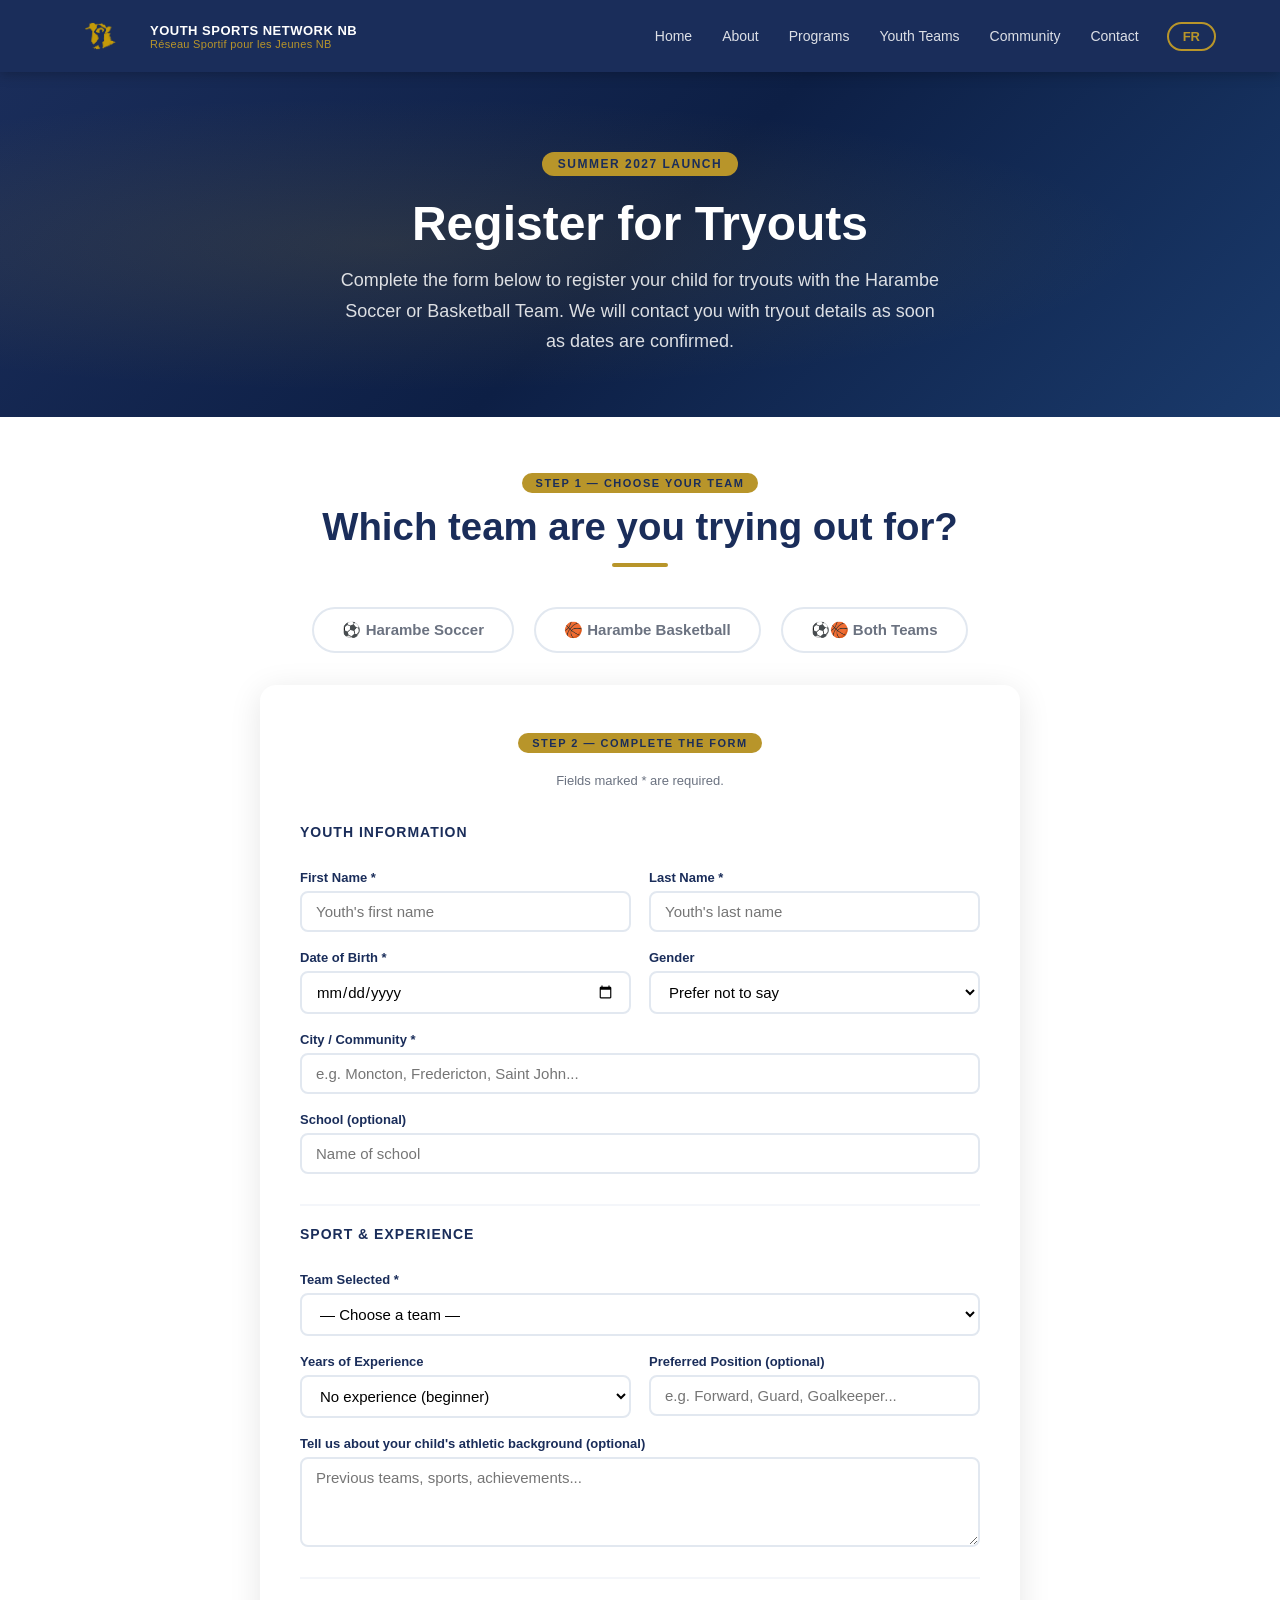
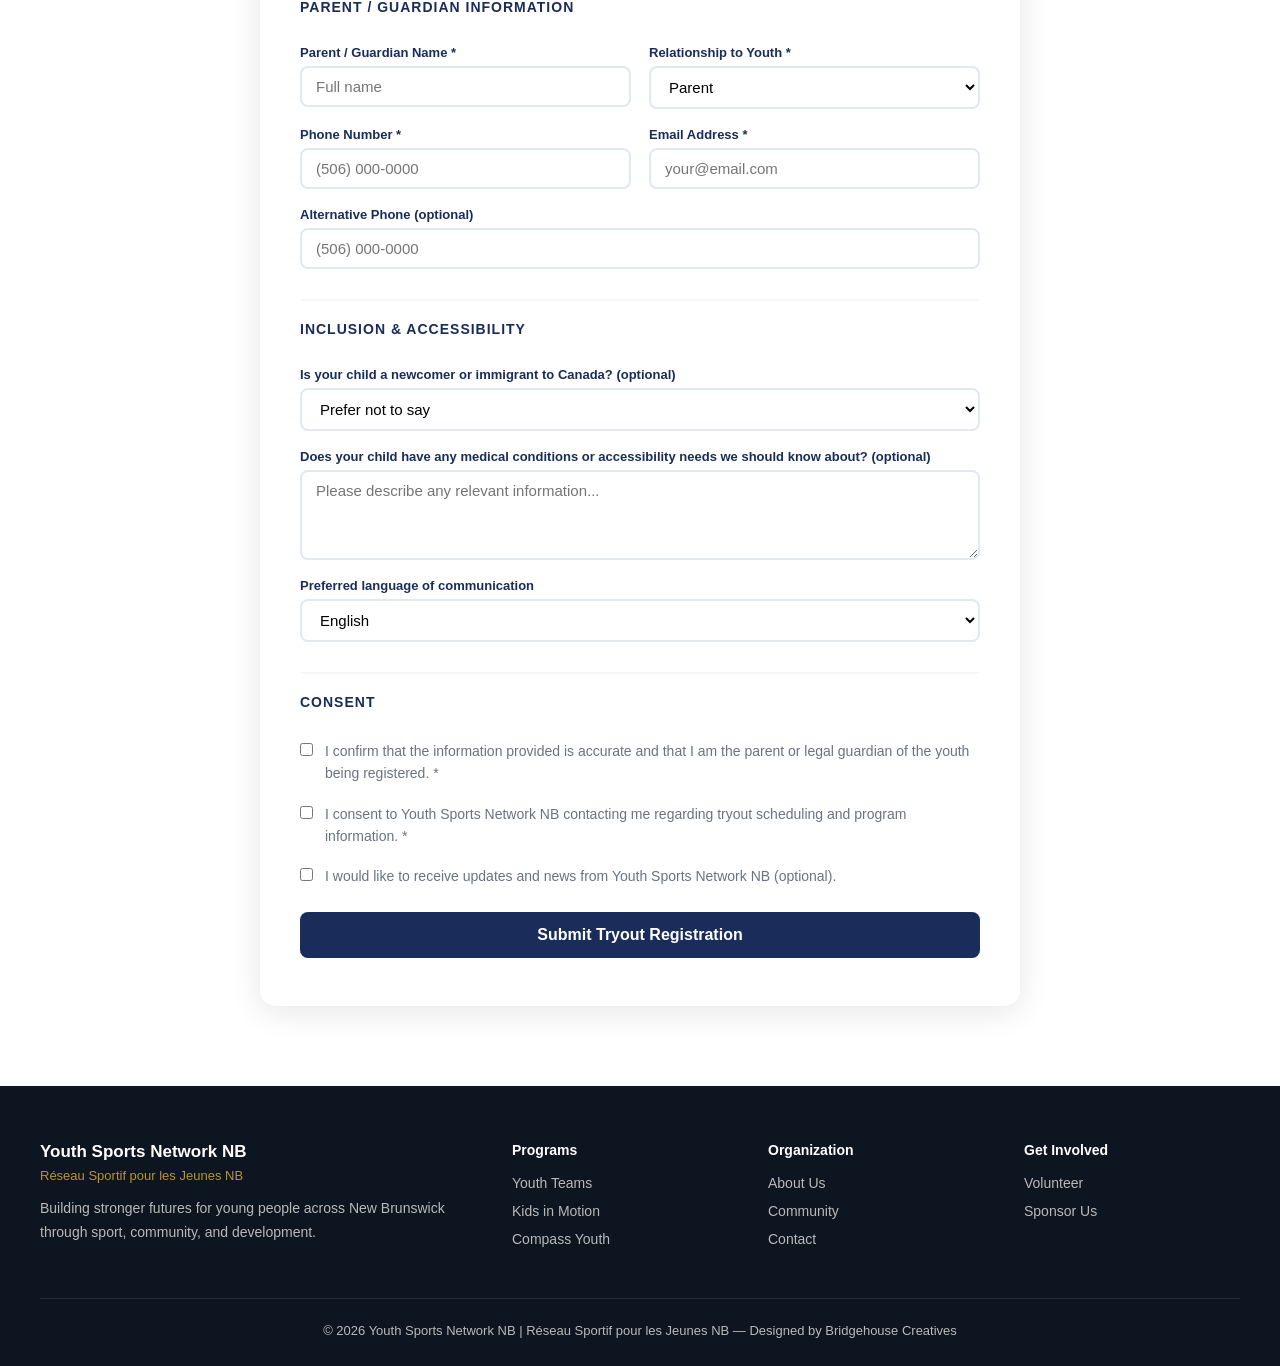
<file: tryouts/index.html>
<!DOCTYPE html>
<html lang="en">
<head>
  <meta charset="UTF-8" />
  <meta name="viewport" content="width=device-width, initial-scale=1.0" />
  <title>Register for Tryouts — Youth Sports Network NB</title>
  <link rel="stylesheet" href="/style.css" />
  <style>
    .tryout-hero {
      background: linear-gradient(135deg, var(--navy) 0%, #0d1f45 50%, #1a3a6b 100%);
      color: var(--white); padding: 80px 24px 60px; text-align: center; position: relative; overflow: hidden;
    }
    .tryout-hero::before {
      content: ''; position: absolute; inset: 0;
      background: radial-gradient(ellipse at 30% 50%, rgba(184,149,42,0.15) 0%, transparent 60%);
    }
    .tryout-hero-content { position: relative; }
    .tryout-hero h1 { font-size: clamp(2rem,4vw,3rem); font-weight: 800; margin-bottom: 14px; }
    .tryout-hero p { font-size: 18px; opacity: .85; max-width: 600px; margin: 0 auto; line-height: 1.7; }
    .team-select-row { display: flex; gap: 20px; justify-content: center; flex-wrap: wrap; margin: 40px 0 32px; }
    .team-pill {
      padding: 12px 28px; border-radius: 40px; border: 2px solid var(--border);
      font-size: 15px; font-weight: 700; cursor: pointer; transition: all .2s;
      background: var(--white); color: var(--gray);
    }
    .team-pill.selected-soccer { background: var(--navy); color: var(--white); border-color: var(--navy); }
    .team-pill.selected-basketball { background: var(--red); color: var(--white); border-color: var(--red); }
    .team-pill.selected-both { background: var(--gold); color: var(--navy); border-color: var(--gold); }
    .team-pill:hover { transform: translateY(-2px); box-shadow: 0 4px 12px rgba(0,0,0,0.1); }
    .required-note { font-size: 13px; color: var(--gray); text-align: center; margin-bottom: 24px; }
    .form-section-title {
      font-size: 14px; font-weight: 800; color: var(--navy); letter-spacing: 1px;
      text-transform: uppercase; padding: 20px 0 12px;
      border-top: 2px solid var(--light); margin-top: 12px; grid-column: 1 / -1;
    }
    .form-section-title:first-child { border-top: none; padding-top: 0; }
    .consent-box { display: flex; gap: 12px; align-items: flex-start; grid-column: 1 / -1; }
    .consent-box input[type="checkbox"] { width: auto; margin-top: 3px; accent-color: var(--navy); }
    .consent-box label { font-size: 14px; color: var(--gray); font-weight: 400; line-height: 1.6; }
    .success-page { display: none; text-align: center; padding: 60px 24px; }
    .success-page .check { font-size: 72px; margin-bottom: 20px; }
    .success-page h2 { color: var(--navy); font-size: 28px; font-weight: 800; margin-bottom: 12px; }
    .success-page p { color: var(--gray); font-size: 16px; margin-bottom: 28px; line-height: 1.7; }
  </style>
</head>
<body>

<!-- HEADER -->
<header>
  <div class="header-inner">
    <a class="logo-wrap" href="/">
      <img class="logo-svg" src="/Youth Sports NB-05.png" alt="Youth Sports Network NB" />
      <div class="logo-text">
        <div class="en-name" data-en="YOUTH SPORTS NETWORK NB" data-fr="RÉSEAU SPORTIF JEUNES NB">YOUTH SPORTS NETWORK NB</div>
        <div class="fr-name" data-en="Réseau Sportif pour les Jeunes NB" data-fr="Youth Sports Network NB">Réseau Sportif pour les Jeunes NB</div>
      </div>
    </a>
    <div class="hamburger" onclick="toggleNav()"><span></span><span></span><span></span></div>
    <nav id="main-nav">
      <a href="/" data-en="Home" data-fr="Accueil">Home</a>
      <a href="/about/" data-en="About" data-fr="À propos">About</a>
      <a href="/programs/" data-en="Programs" data-fr="Programmes">Programs</a>
      <a href="/teams/" data-en="Youth Teams" data-fr="Équipes Jeunes">Youth Teams</a>
      <a href="/community/" data-en="Community" data-fr="Communauté">Community</a>
      <a href="/contact/" data-en="Contact" data-fr="Contact">Contact</a>
      <button class="lang-btn" onclick="toggleLang()" id="lang-toggle">FR</button>
    </nav>
  </div>
</header>

<!-- HERO -->
<div class="tryout-hero">
  <div class="tryout-hero-content">
    <div class="hero-badge" data-en="Summer 2027 Launch" data-fr="Lancement Été 2027">Summer 2027 Launch</div>
    <h1 data-en="Register for Tryouts" data-fr="S'inscrire aux Tryouts">Register for Tryouts</h1>
    <p data-en="Complete the form below to register your child for tryouts with the Harambe Soccer or Basketball Team. We will contact you with tryout details as soon as dates are confirmed." data-fr="Remplissez le formulaire ci-dessous pour inscrire votre enfant aux tryouts de l'Équipe de Soccer ou Basketball Harambe. Nous vous contacterons avec les détails dès que les dates sont confirmées.">Complete the form below to register your child for tryouts with the Harambe Soccer or Basketball Team. We will contact you with tryout details as soon as dates are confirmed.</p>
  </div>
</div>

<!-- FORM SECTION -->
<section class="section" style="padding-top:56px;">
  <div class="container">

    <!-- Success screen (hidden until submit) -->
    <div class="success-page" id="success-screen">
      <div class="check">✅</div>
      <h2 data-en="Registration Received!" data-fr="Inscription Reçue!">Registration Received!</h2>
      <p data-en="Thank you for registering for tryouts with Youth Sports Network NB. We've received your information and will be in touch as soon as tryout dates and locations are confirmed for Summer 2027." data-fr="Merci de vous être inscrit aux tryouts du Réseau Sportif pour les Jeunes NB. Nous avons reçu vos informations et vous contacterons dès que les dates et lieux des tryouts seront confirmés pour l'Été 2027.">Thank you for registering for tryouts with Youth Sports Network NB. We've received your information and will be in touch as soon as tryout dates and locations are confirmed for Summer 2027.</p>
      <a href="/" class="btn-primary" data-en="Return to Home" data-fr="Retour à l'Accueil">Return to Home</a>
    </div>

    <!-- Registration Form -->
    <div id="form-container">
      <!-- Team selector pills -->
      <div class="section-title" style="margin-bottom:0;">
        <span class="tag" data-en="Step 1 — Choose Your Team" data-fr="Étape 1 — Choisissez Votre Équipe">Step 1 — Choose Your Team</span>
        <h2 data-en="Which team are you trying out for?" data-fr="Pour quelle équipe vous inscrivez-vous?">Which team are you trying out for?</h2>
        <div class="divider"></div>
      </div>

      <div class="team-select-row">
        <button type="button" class="team-pill" id="pill-soccer" onclick="selectTeam('soccer')" data-en="⚽ Harambe Soccer" data-fr="⚽ Soccer Harambe">⚽ Harambe Soccer</button>
        <button type="button" class="team-pill" id="pill-basketball" onclick="selectTeam('basketball')" data-en="🏀 Harambe Basketball" data-fr="🏀 Basketball Harambe">🏀 Harambe Basketball</button>
        <button type="button" class="team-pill" id="pill-both" onclick="selectTeam('both')" data-en="⚽🏀 Both Teams" data-fr="⚽🏀 Les Deux Équipes">⚽🏀 Both Teams</button>
      </div>

      <div class="form-wrap" style="margin-top:0;">
        <div class="section-title" style="margin-bottom:8px;">
          <span class="tag" data-en="Step 2 — Complete the Form" data-fr="Étape 2 — Remplissez le Formulaire">Step 2 — Complete the Form</span>
        </div>
        <p class="required-note" data-en="Fields marked * are required." data-fr="Les champs marqués * sont obligatoires.">Fields marked * are required.</p>

        <form id="tryout-form" onsubmit="submitTryout(event)">
          <input type="hidden" id="selected-team" name="team" value="" />
          <div class="form-grid">

            <!-- Youth Info -->
            <div class="form-section-title" data-en="Youth Information" data-fr="Informations sur le Jeune">Youth Information</div>

            <div class="form-group">
              <label data-en="First Name *" data-fr="Prénom *">First Name *</label>
              <input type="text" id="f-first" required data-en="Youth's first name" data-fr="Prénom du jeune" placeholder="Youth's first name" />
            </div>
            <div class="form-group">
              <label data-en="Last Name *" data-fr="Nom de Famille *">Last Name *</label>
              <input type="text" id="f-last" required data-en="Youth's last name" data-fr="Nom de famille du jeune" placeholder="Youth's last name" />
            </div>
            <div class="form-group">
              <label data-en="Date of Birth *" data-fr="Date de Naissance *">Date of Birth *</label>
              <input type="date" id="f-dob" required />
            </div>
            <div class="form-group">
              <label data-en="Gender" data-fr="Genre">Gender</label>
              <select id="f-gender">
                <option value="" data-en="Prefer not to say" data-fr="Préfère ne pas répondre">Prefer not to say</option>
                <option value="male" data-en="Male" data-fr="Masculin">Male</option>
                <option value="female" data-en="Female" data-fr="Féminin">Female</option>
                <option value="other" data-en="Non-binary / Other" data-fr="Non-binaire / Autre">Non-binary / Other</option>
              </select>
            </div>
            <div class="form-group full">
              <label data-en="City / Community *" data-fr="Ville / Communauté *">City / Community *</label>
              <input type="text" id="f-city" required data-en="e.g. Moncton, Fredericton, Saint John..." data-fr="ex. Moncton, Fredericton, Saint-Jean..." placeholder="e.g. Moncton, Fredericton, Saint John..." />
            </div>
            <div class="form-group full">
              <label data-en="School (optional)" data-fr="École (optionnel)">School (optional)</label>
              <input type="text" id="f-school" data-en="Name of school" data-fr="Nom de l'école" placeholder="Name of school" />
            </div>

            <!-- Sport Experience -->
            <div class="form-section-title" data-en="Sport &amp; Experience" data-fr="Sport &amp; Expérience">Sport &amp; Experience</div>

            <div class="form-group full">
              <label data-en="Team Selected *" data-fr="Équipe Sélectionnée *">Team Selected *</label>
              <select id="f-team-select" required onchange="syncPillFromSelect(this.value)">
                <option value="" data-en="— Choose a team —" data-fr="— Choisir une équipe —">— Choose a team —</option>
                <option value="soccer" data-en="⚽ Harambe Soccer Team" data-fr="⚽ Équipe de Soccer Harambe">⚽ Harambe Soccer Team</option>
                <option value="basketball" data-en="🏀 Harambe Basketball Team" data-fr="🏀 Équipe de Basketball Harambe">🏀 Harambe Basketball Team</option>
                <option value="both" data-en="⚽🏀 Both Teams" data-fr="⚽🏀 Les Deux Équipes">⚽🏀 Both Teams</option>
              </select>
            </div>
            <div class="form-group">
              <label data-en="Years of Experience" data-fr="Années d'Expérience">Years of Experience</label>
              <select id="f-exp">
                <option value="none" data-en="No experience (beginner)" data-fr="Aucune expérience (débutant)">No experience (beginner)</option>
                <option value="1-2" data-en="1–2 years" data-fr="1–2 ans">1–2 years</option>
                <option value="3-5" data-en="3–5 years" data-fr="3–5 ans">3–5 years</option>
                <option value="5+" data-en="5+ years" data-fr="5+ ans">5+ years</option>
              </select>
            </div>
            <div class="form-group">
              <label data-en="Preferred Position (optional)" data-fr="Position Préférée (optionnel)">Preferred Position (optional)</label>
              <input type="text" id="f-position" data-en="e.g. Forward, Guard, Goalkeeper..." data-fr="ex. Attaquant, Gardien, Meneur..." placeholder="e.g. Forward, Guard, Goalkeeper..." />
            </div>
            <div class="form-group full">
              <label data-en="Tell us about your child's athletic background (optional)" data-fr="Parlez-nous du parcours athlétique de votre enfant (optionnel)">Tell us about your child's athletic background (optional)</label>
              <textarea id="f-bio" data-en="Previous teams, sports, achievements..." data-fr="Équipes précédentes, sports, réalisations..." placeholder="Previous teams, sports, achievements..."></textarea>
            </div>

            <!-- Parent / Guardian -->
            <div class="form-section-title" data-en="Parent / Guardian Information" data-fr="Informations du Parent / Tuteur">Parent / Guardian Information</div>

            <div class="form-group">
              <label data-en="Parent / Guardian Name *" data-fr="Nom du Parent / Tuteur *">Parent / Guardian Name *</label>
              <input type="text" id="f-parent" required data-en="Full name" data-fr="Nom complet" placeholder="Full name" />
            </div>
            <div class="form-group">
              <label data-en="Relationship to Youth *" data-fr="Lien avec le Jeune *">Relationship to Youth *</label>
              <select id="f-relation" required>
                <option value="parent" data-en="Parent" data-fr="Parent">Parent</option>
                <option value="guardian" data-en="Legal Guardian" data-fr="Tuteur Légal">Legal Guardian</option>
                <option value="other" data-en="Other" data-fr="Autre">Other</option>
              </select>
            </div>
            <div class="form-group">
              <label data-en="Phone Number *" data-fr="Numéro de Téléphone *">Phone Number *</label>
              <input type="tel" id="f-phone" required data-en="(506) 000-0000" data-fr="(506) 000-0000" placeholder="(506) 000-0000" />
            </div>
            <div class="form-group">
              <label data-en="Email Address *" data-fr="Adresse Courriel *">Email Address *</label>
              <input type="email" id="f-email" required data-en="your@email.com" data-fr="votre@courriel.ca" placeholder="your@email.com" />
            </div>
            <div class="form-group full">
              <label data-en="Alternative Phone (optional)" data-fr="Téléphone Alternatif (optionnel)">Alternative Phone (optional)</label>
              <input type="tel" id="f-phone2" data-en="(506) 000-0000" data-fr="(506) 000-0000" placeholder="(506) 000-0000" />
            </div>

            <!-- Inclusion -->
            <div class="form-section-title" data-en="Inclusion &amp; Accessibility" data-fr="Inclusion &amp; Accessibilité">Inclusion &amp; Accessibility</div>

            <div class="form-group full">
              <label data-en="Is your child a newcomer or immigrant to Canada? (optional)" data-fr="Votre enfant est-il un nouvel arrivant ou immigrant au Canada? (optionnel)">Is your child a newcomer or immigrant to Canada? (optional)</label>
              <select id="f-newcomer">
                <option value="" data-en="Prefer not to say" data-fr="Préfère ne pas répondre">Prefer not to say</option>
                <option value="yes" data-en="Yes" data-fr="Oui">Yes</option>
                <option value="no" data-en="No" data-fr="Non">No</option>
              </select>
            </div>
            <div class="form-group full">
              <label data-en="Does your child have any medical conditions or accessibility needs we should know about? (optional)" data-fr="Votre enfant a-t-il des conditions médicales ou besoins d'accessibilité que nous devrions connaître? (optionnel)">Does your child have any medical conditions or accessibility needs we should know about? (optional)</label>
              <textarea id="f-medical" data-en="Please describe any relevant information..." data-fr="Veuillez décrire toute information pertinente..." placeholder="Please describe any relevant information..."></textarea>
            </div>
            <div class="form-group full">
              <label data-en="Preferred language of communication" data-fr="Langue de communication préférée">Preferred language of communication</label>
              <select id="f-lang">
                <option value="en" data-en="English" data-fr="Anglais">English</option>
                <option value="fr" data-en="French" data-fr="Français">French</option>
                <option value="both" data-en="Both / Either" data-fr="Les deux">Both / Either</option>
              </select>
            </div>

            <!-- Consent -->
            <div class="form-section-title" data-en="Consent" data-fr="Consentement">Consent</div>

            <div class="consent-box">
              <input type="checkbox" id="consent1" required />
              <label for="consent1" data-en="I confirm that the information provided is accurate and that I am the parent or legal guardian of the youth being registered. *" data-fr="Je confirme que les informations fournies sont exactes et que je suis le parent ou tuteur légal du jeune inscrit. *">I confirm that the information provided is accurate and that I am the parent or legal guardian of the youth being registered. *</label>
            </div>
            <div class="consent-box">
              <input type="checkbox" id="consent2" required />
              <label for="consent2" data-en="I consent to Youth Sports Network NB contacting me regarding tryout scheduling and program information. *" data-fr="Je consens à ce que le Réseau Sportif pour les Jeunes NB me contacte concernant la planification des tryouts et les informations sur les programmes. *">I consent to Youth Sports Network NB contacting me regarding tryout scheduling and program information. *</label>
            </div>
            <div class="consent-box">
              <input type="checkbox" id="consent3" />
              <label for="consent3" data-en="I would like to receive updates and news from Youth Sports Network NB (optional)." data-fr="Je souhaite recevoir des mises à jour et nouvelles du Réseau Sportif pour les Jeunes NB (optionnel).">I would like to receive updates and news from Youth Sports Network NB (optional).</label>
            </div>

          </div>

          <button type="submit" class="form-submit" style="margin-top:24px;" data-en="Submit Tryout Registration" data-fr="Soumettre l'Inscription aux Tryouts">Submit Tryout Registration</button>
        </form>
      </div>
    </div>
  </div>
</section>

<!-- FOOTER -->
<footer>
  <div class="footer-grid">
    <div class="footer-brand">
      <div class="brand-name" data-en="Youth Sports Network NB" data-fr="Réseau Sportif pour les Jeunes NB">Youth Sports Network NB</div>
      <div class="brand-fr" data-en="Réseau Sportif pour les Jeunes NB" data-fr="Youth Sports Network NB">Réseau Sportif pour les Jeunes NB</div>
      <p data-en="Building stronger futures for young people across New Brunswick through sport, community, and development." data-fr="Bâtir un avenir meilleur pour les jeunes du Nouveau-Brunswick grâce au sport, à la communauté et au développement.">Building stronger futures for young people across New Brunswick through sport, community, and development.</p>
    </div>
    <div class="footer-col">
      <h4 data-en="Programs" data-fr="Programmes">Programs</h4>
      <ul>
        <li><a href="/teams/" data-en="Youth Teams" data-fr="Équipes Jeunes">Youth Teams</a></li>
        <li><a href="/programs/" data-en="Kids in Motion" data-fr="Enfants en Mouvement">Kids in Motion</a></li>
        <li><a href="/programs/" data-en="Compass Youth" data-fr="Jeunesse Compass">Compass Youth</a></li>
      </ul>
    </div>
    <div class="footer-col">
      <h4 data-en="Organization" data-fr="Organisation">Organization</h4>
      <ul>
        <li><a href="/about/" data-en="About Us" data-fr="À Propos">About Us</a></li>
        <li><a href="/community/" data-en="Community" data-fr="Communauté">Community</a></li>
        <li><a href="/contact/" data-en="Contact" data-fr="Contact">Contact</a></li>
      </ul>
    </div>
    <div class="footer-col">
      <h4 data-en="Get Involved" data-fr="Impliquez-Vous">Get Involved</h4>
      <ul>
        <li><a href="/contact/" data-en="Volunteer" data-fr="Bénévole">Volunteer</a></li>
        <li><a href="/contact/" data-en="Sponsor Us" data-fr="Commanditez-Nous">Sponsor Us</a></li>
      </ul>
    </div>
  </div>
  <div class="footer-bottom">
    <p>© 2026 Youth Sports Network NB | Réseau Sportif pour les Jeunes NB — <span data-en="Designed by Bridgehouse Creatives" data-fr="Conçu par Bridgehouse Creatives">Designed by Bridgehouse Creatives</span></p>
  </div>
</footer>

<script src="/lang.js"></script>
<script>
  /* Pre-select team from URL param ?team=soccer|basketball */
  (function () {
    const params = new URLSearchParams(window.location.search);
    const t = params.get('team');
    if (t) selectTeam(t);
  })();

  function selectTeam(team) {
    ['soccer','basketball','both'].forEach(t => {
      const pill = document.getElementById('pill-' + t);
      pill.classList.remove('selected-soccer','selected-basketball','selected-both');
    });
    document.getElementById('pill-' + team).classList.add('selected-' + team);
    document.getElementById('selected-team').value = team;
    document.getElementById('f-team-select').value = team;
  }

  function syncPillFromSelect(val) {
    if (val) selectTeam(val);
  }

  function submitTryout(e) {
    e.preventDefault();
    const team = document.getElementById('selected-team').value || document.getElementById('f-team-select').value;
    if (!team) {
      alert('Please select a team before submitting.');
      return;
    }
    document.getElementById('form-container').style.display = 'none';
    const s = document.getElementById('success-screen');
    s.style.display = 'block';
    window.scrollTo({ top: 0, behavior: 'smooth' });
  }
</script>
</body>
</html>
</file>
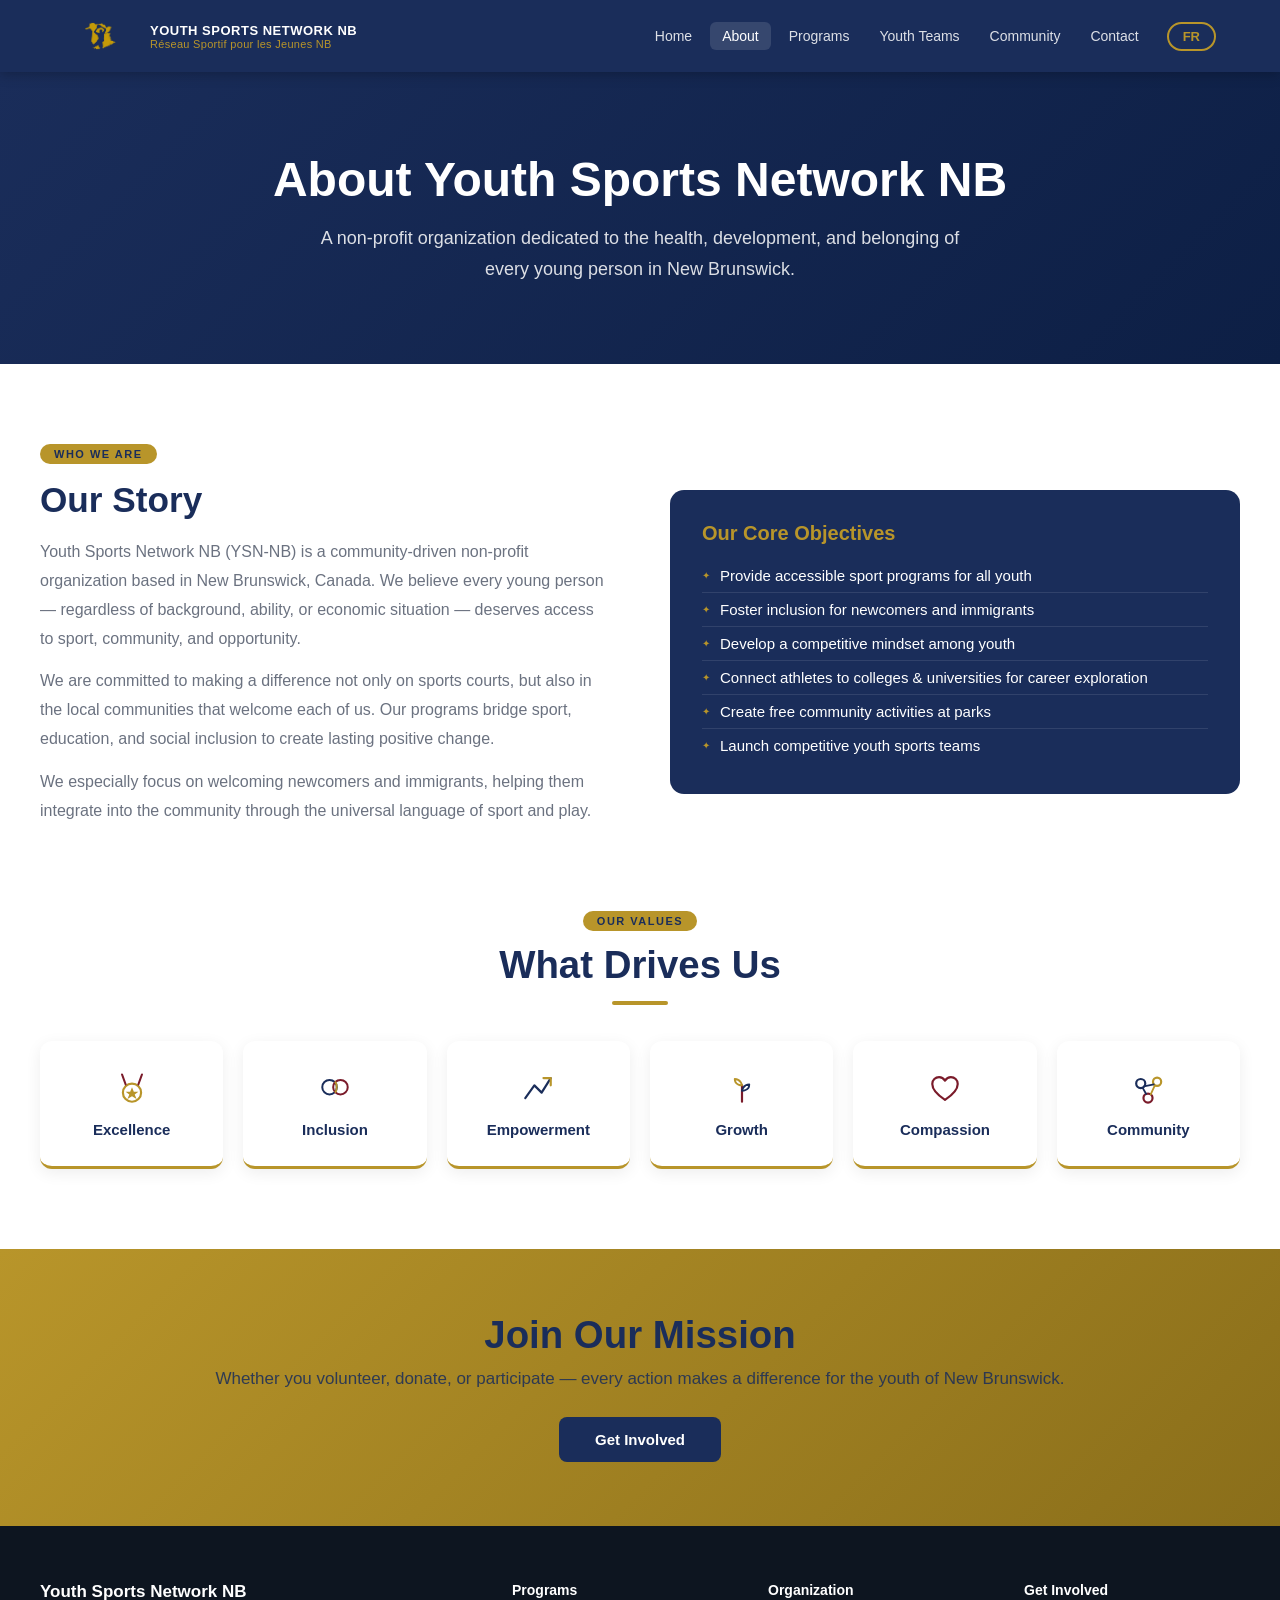
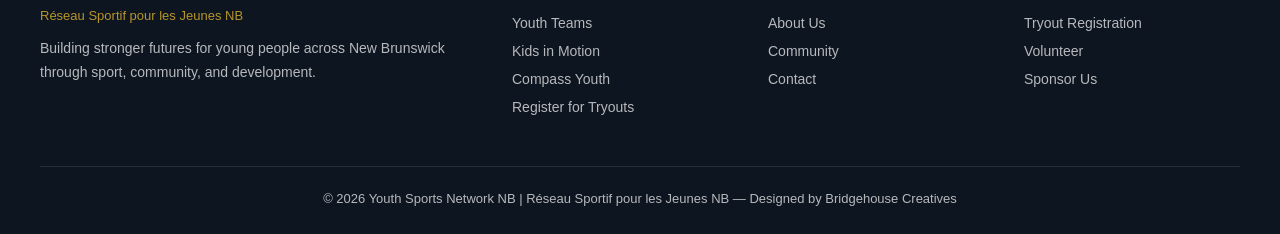
<file: about.html>
<!DOCTYPE html>
<html lang="en">
<head>
  <meta charset="UTF-8" />
  <meta http-equiv="refresh" content="0; url=/about/" />
  <link rel="canonical" href="/about/" />
  <title>Redirecting...</title>
</head>
<body>
  <p>This page has moved to <a href="/about/">/about/</a>.</p>
</body>
</html>
</file>
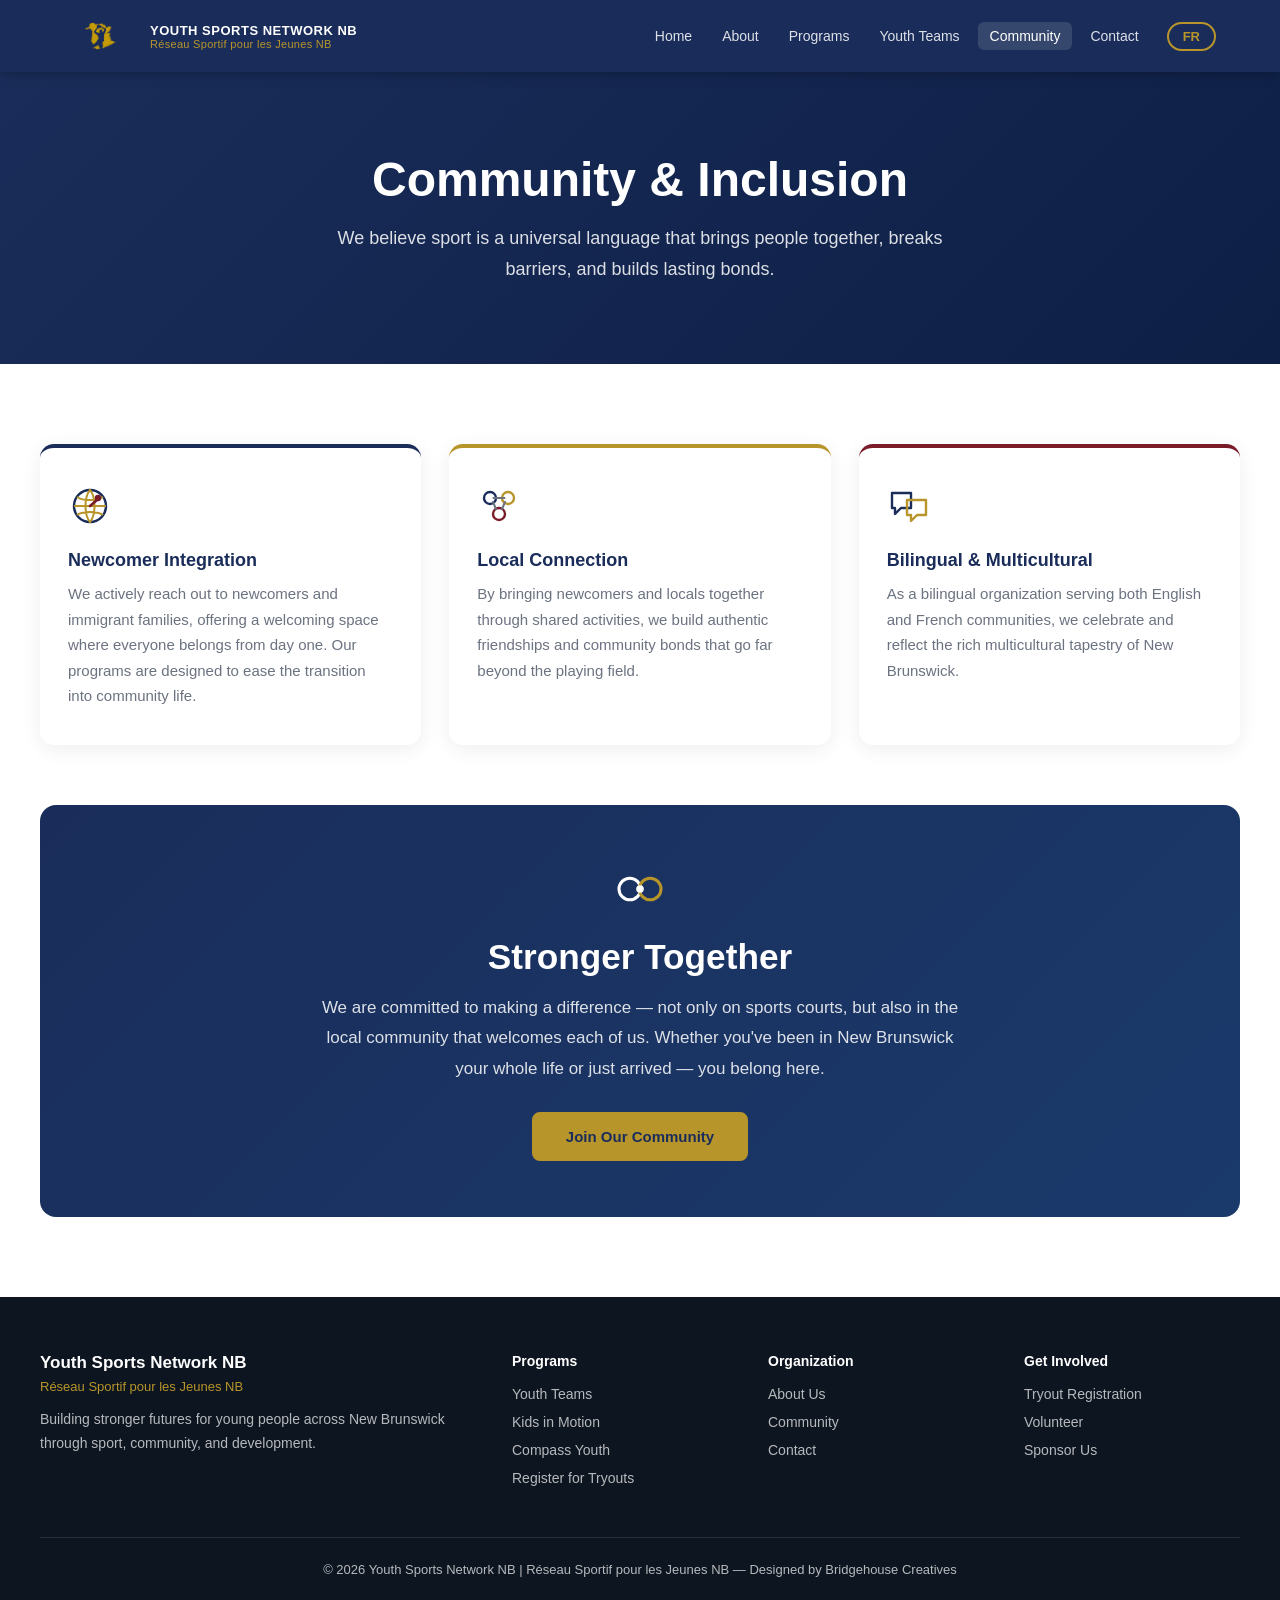
<file: community.html>
<!DOCTYPE html>
<html lang="en">
<head>
  <meta charset="UTF-8" />
  <meta http-equiv="refresh" content="0; url=/community/" />
  <link rel="canonical" href="/community/" />
  <title>Redirecting...</title>
</head>
<body>
  <p>This page has moved to <a href="/community/">/community/</a>.</p>
</body>
</html>
</file>
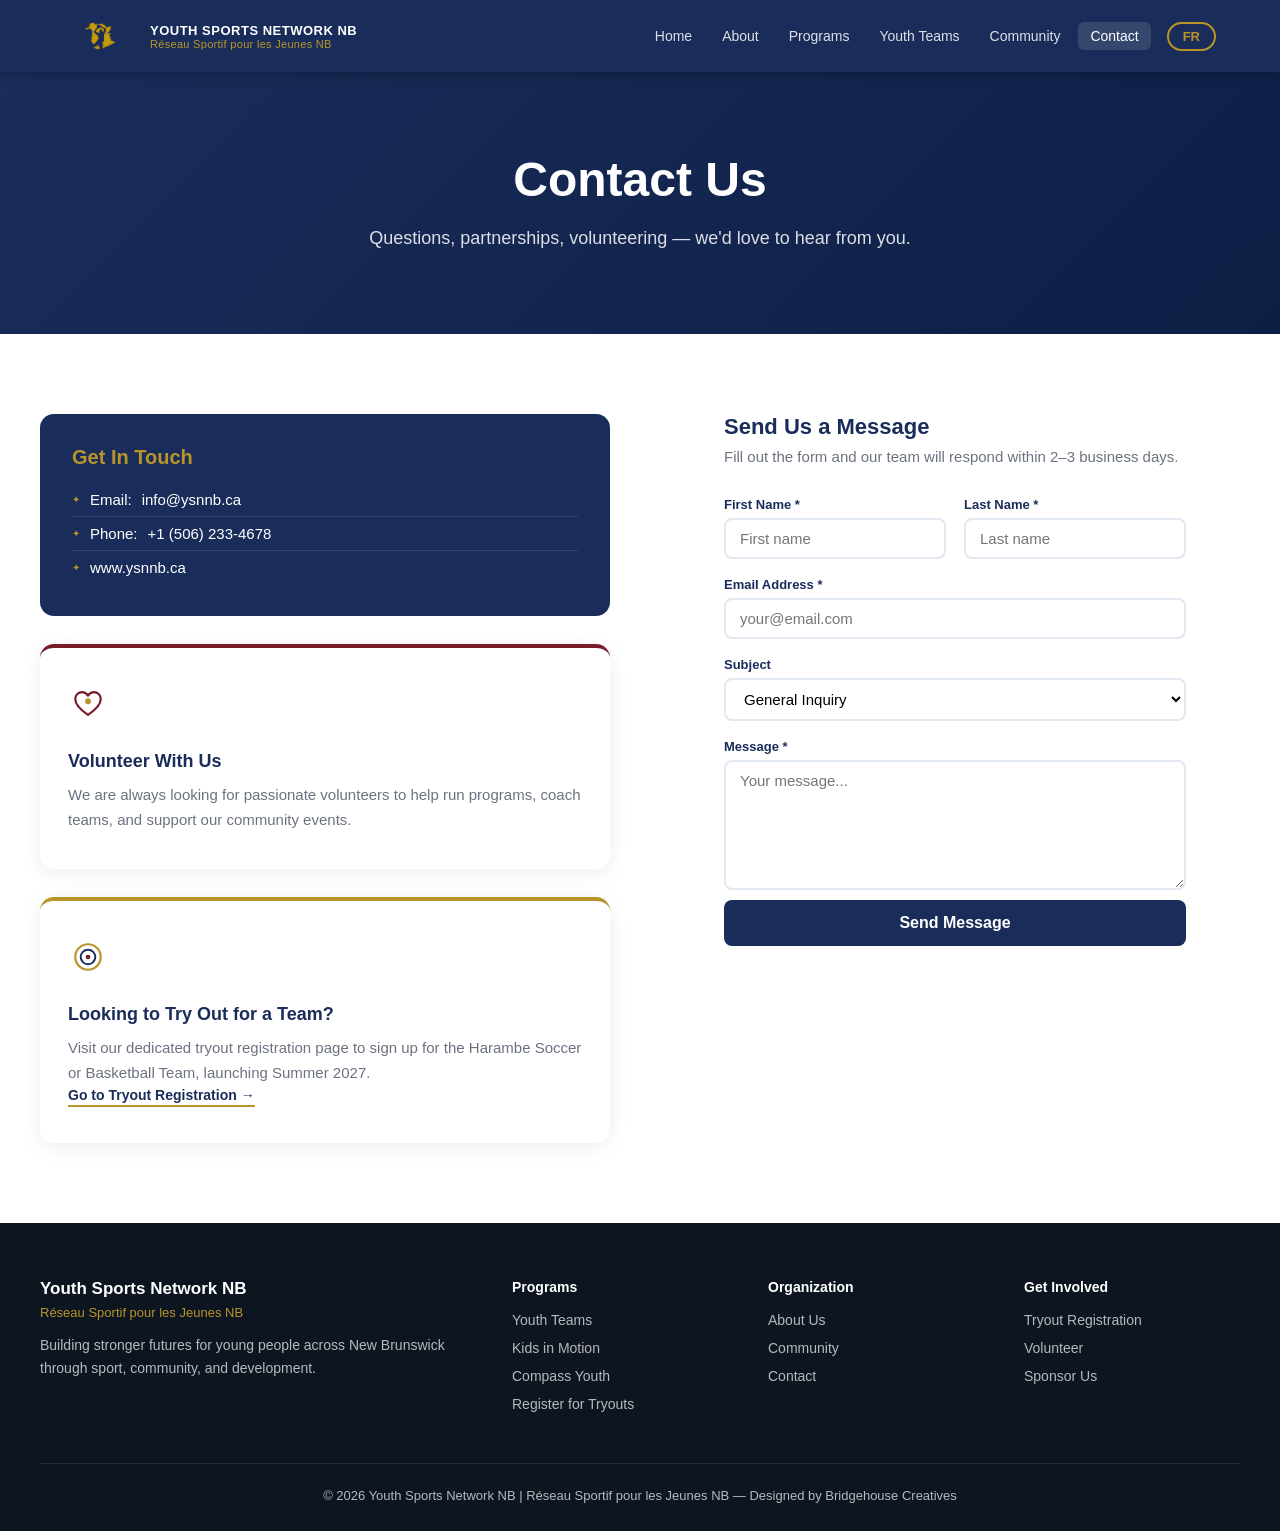
<file: contact.html>
<!DOCTYPE html>
<html lang="en">
<head>
  <meta charset="UTF-8" />
  <meta http-equiv="refresh" content="0; url=/contact/" />
  <link rel="canonical" href="/contact/" />
  <title>Redirecting...</title>
</head>
<body>
  <p>This page has moved to <a href="/contact/">/contact/</a>.</p>
</body>
</html>
</file>
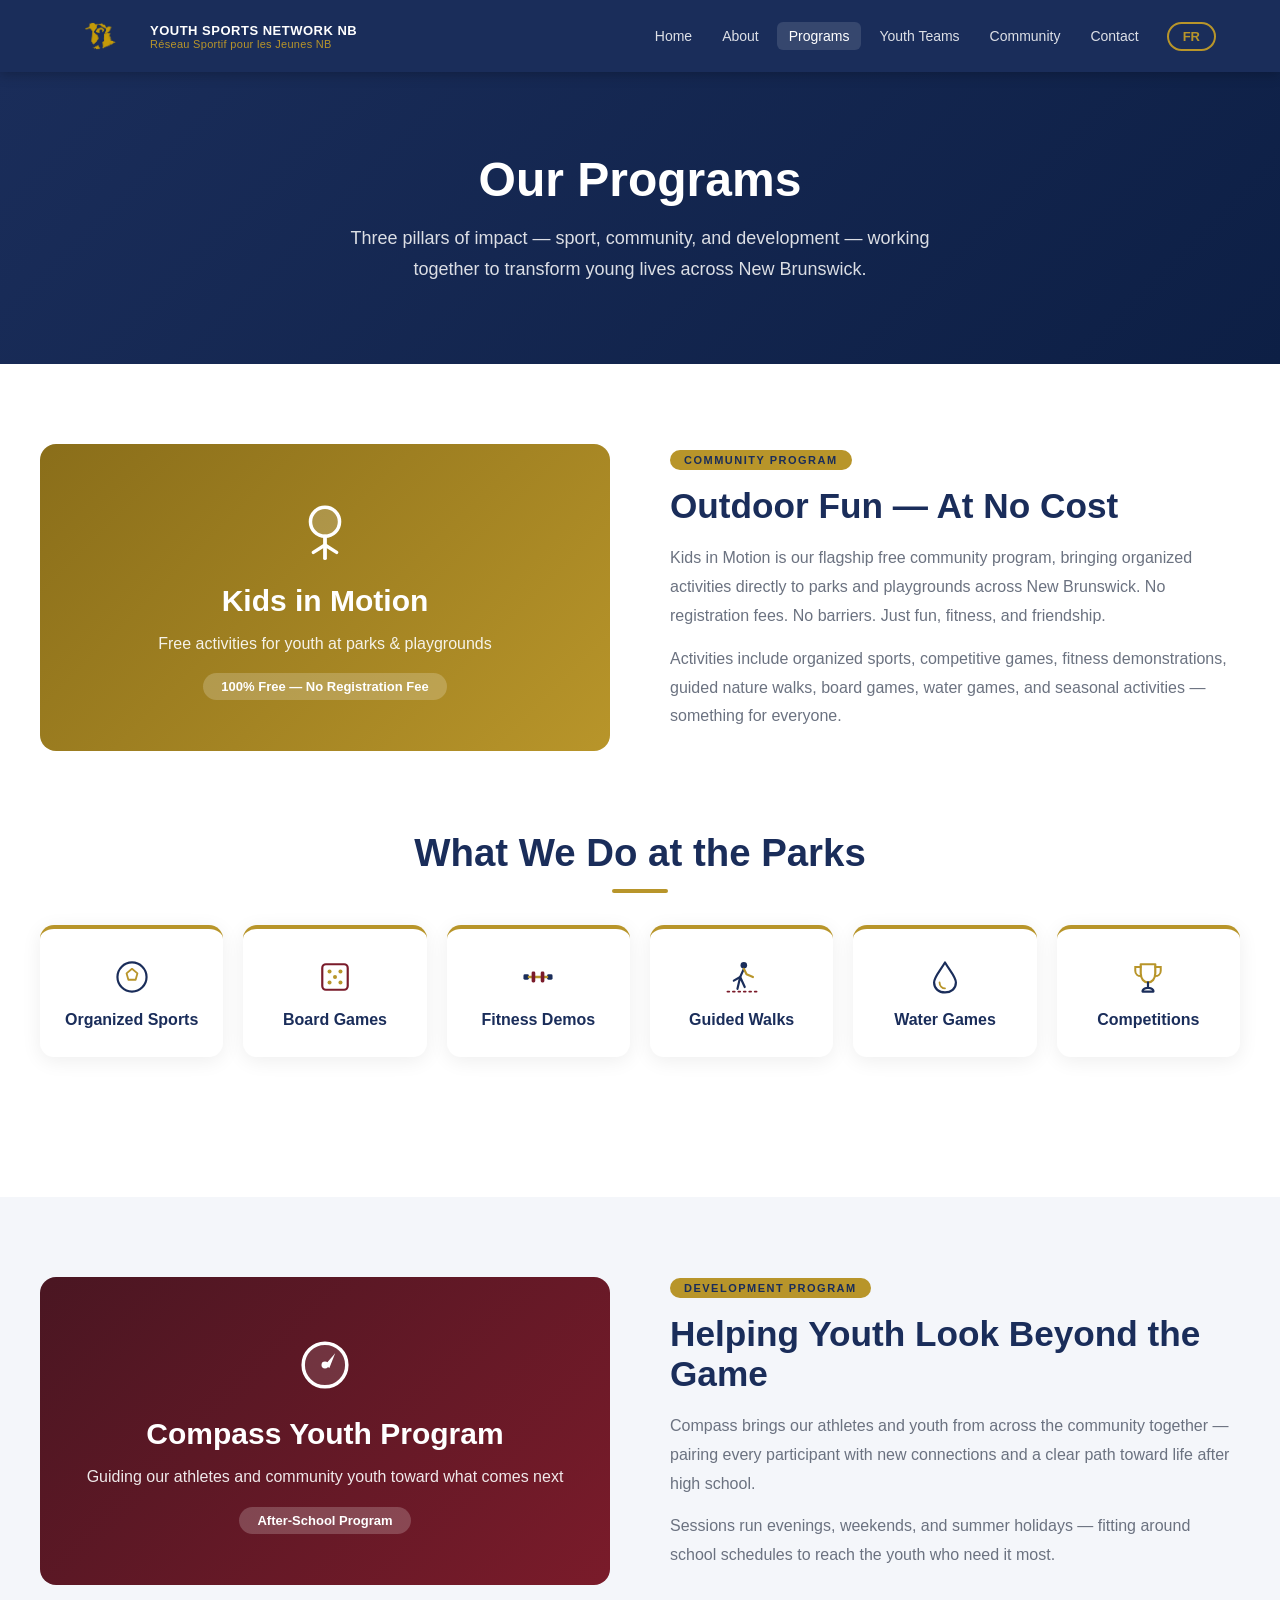
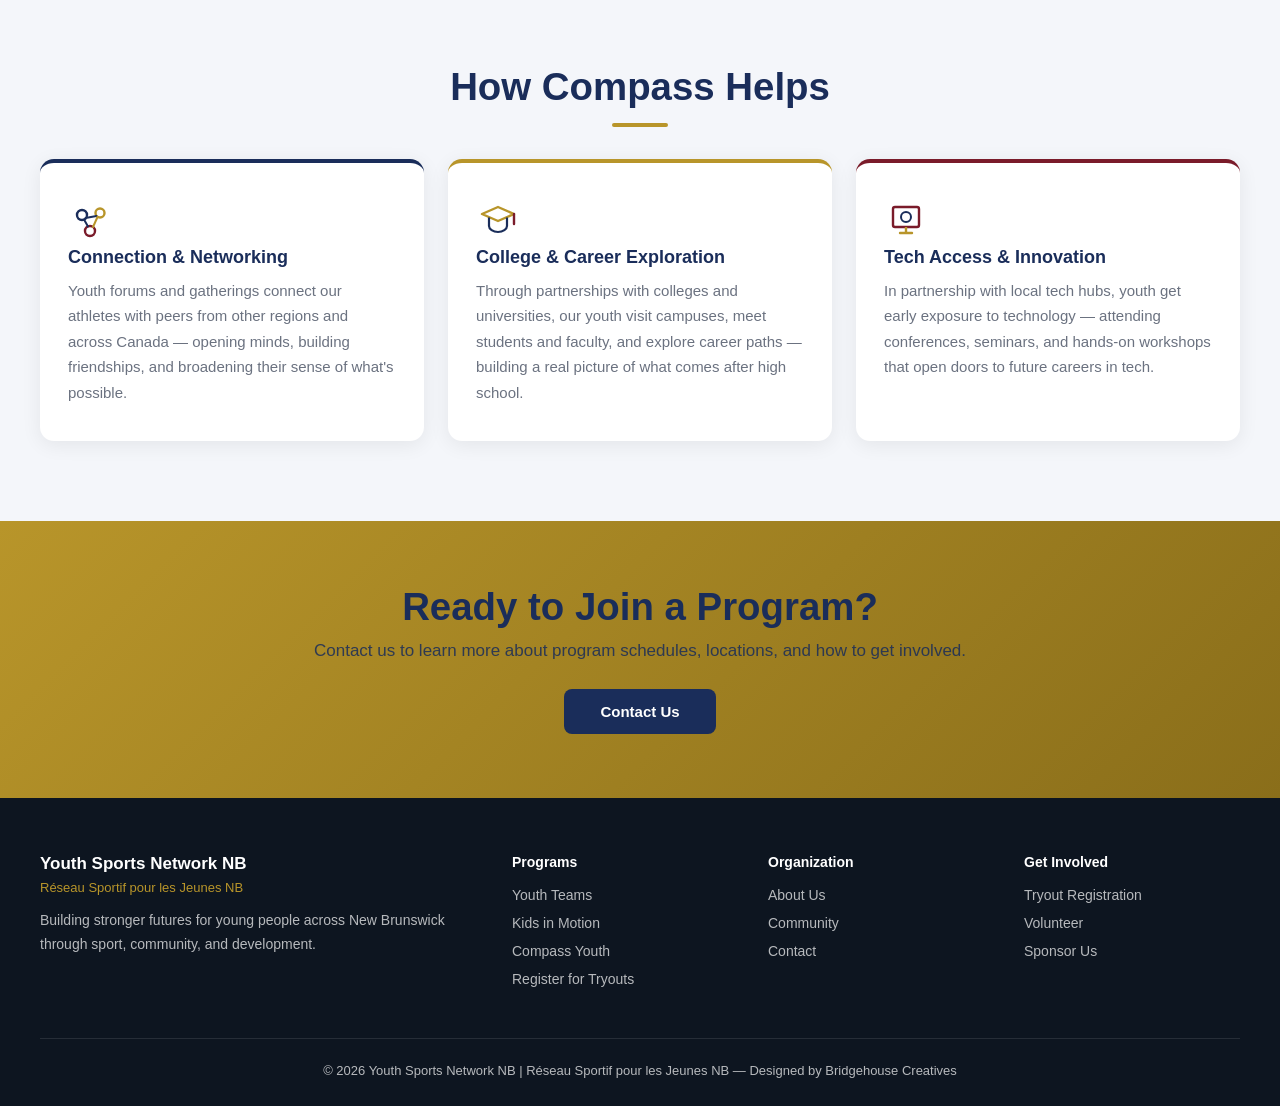
<file: programs.html>
<!DOCTYPE html>
<html lang="en">
<head>
  <meta charset="UTF-8" />
  <meta http-equiv="refresh" content="0; url=/programs/" />
  <link rel="canonical" href="/programs/" />
  <title>Redirecting...</title>
</head>
<body>
  <p>This page has moved to <a href="/programs/">/programs/</a>.</p>
</body>
</html>
</file>
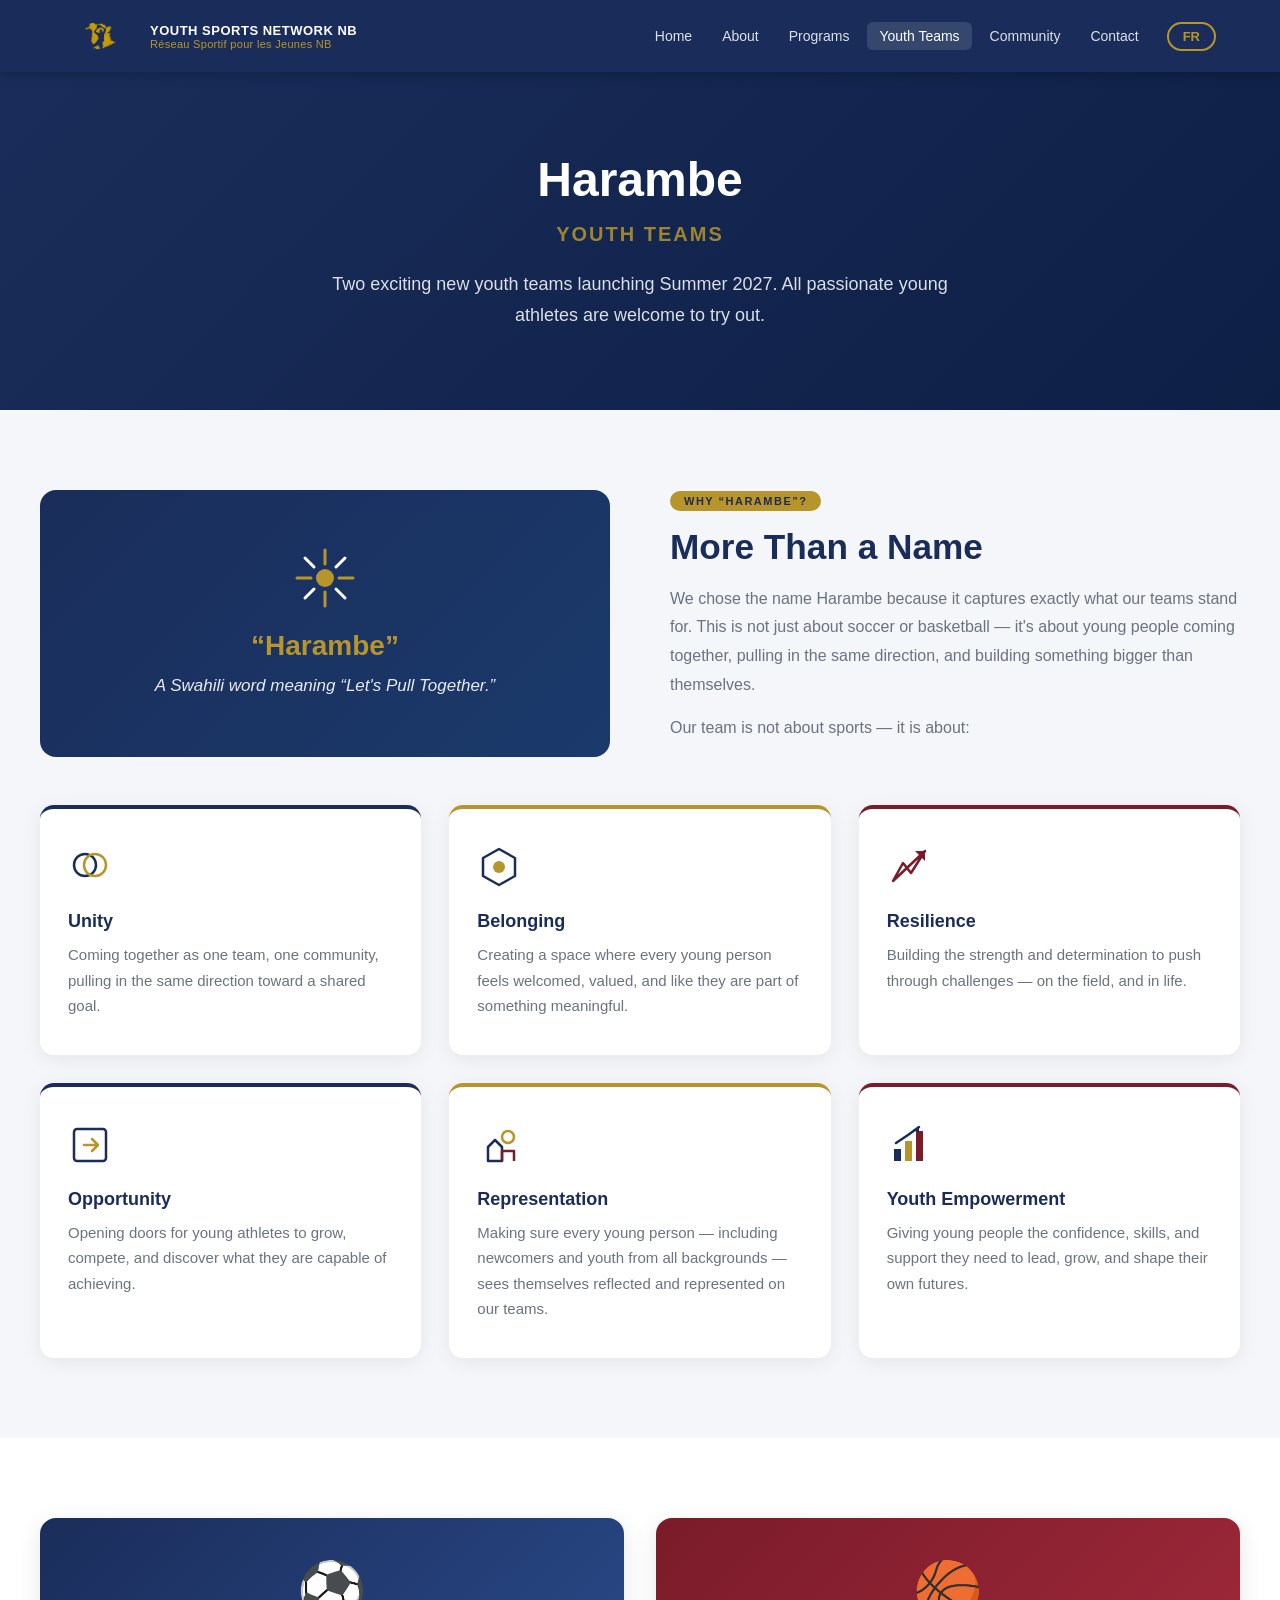
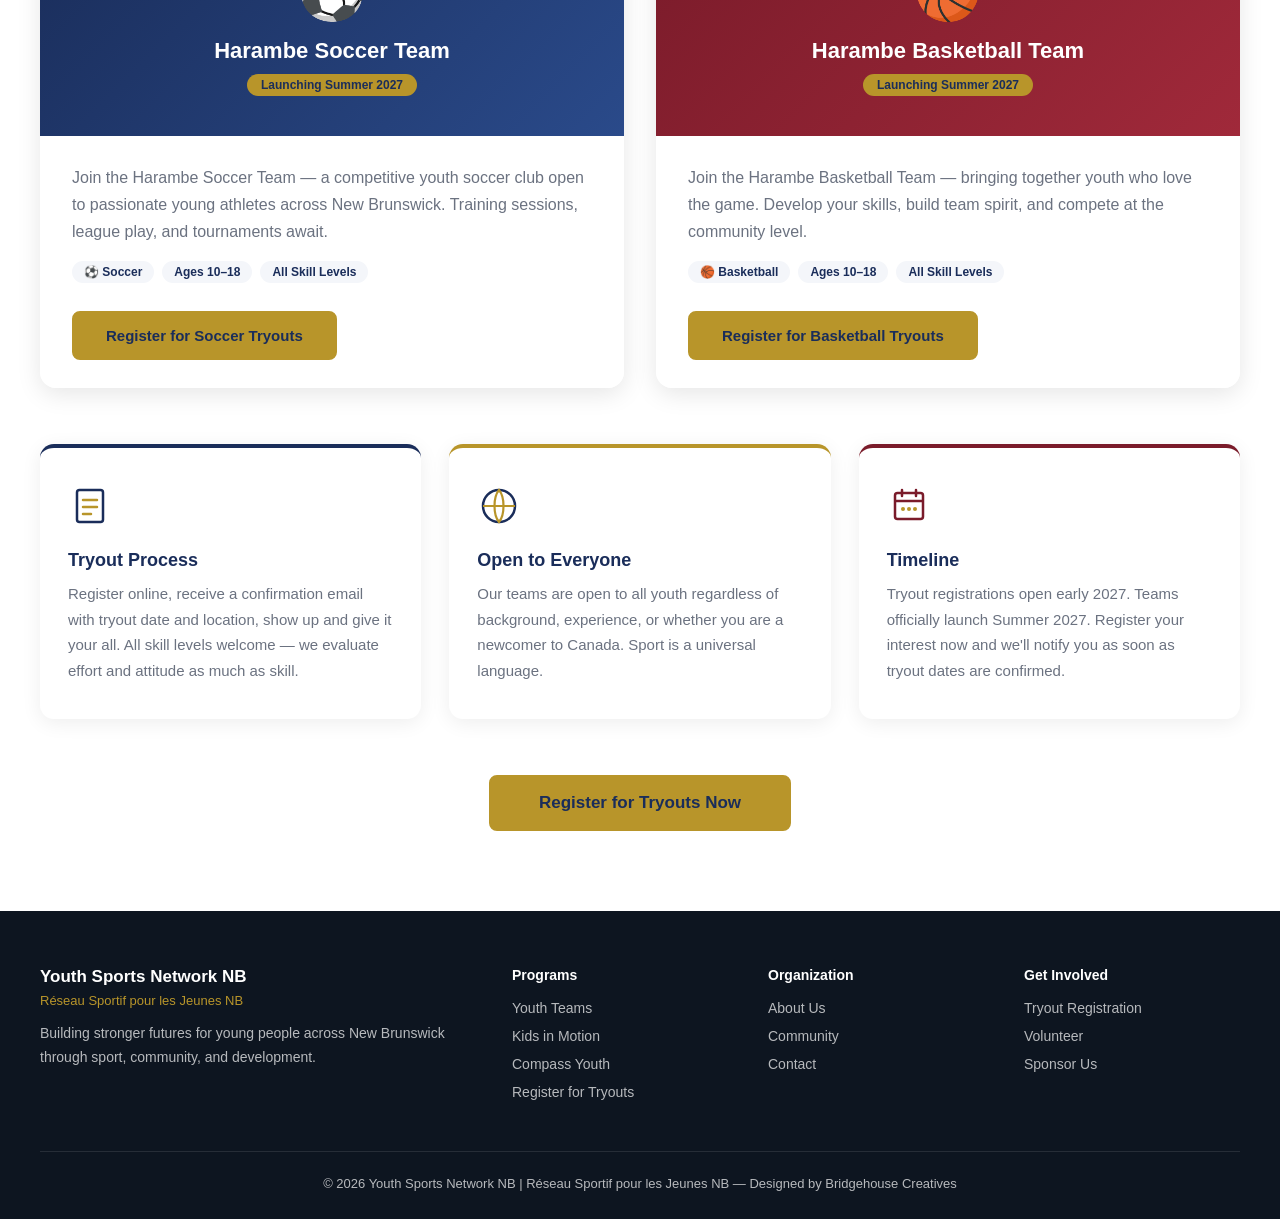
<file: teams.html>
<!DOCTYPE html>
<html lang="en">
<head>
  <meta charset="UTF-8" />
  <meta http-equiv="refresh" content="0; url=/teams/" />
  <link rel="canonical" href="/teams/" />
  <title>Redirecting...</title>
</head>
<body>
  <p>This page has moved to <a href="/teams/">/teams/</a>.</p>
</body>
</html>
</file>
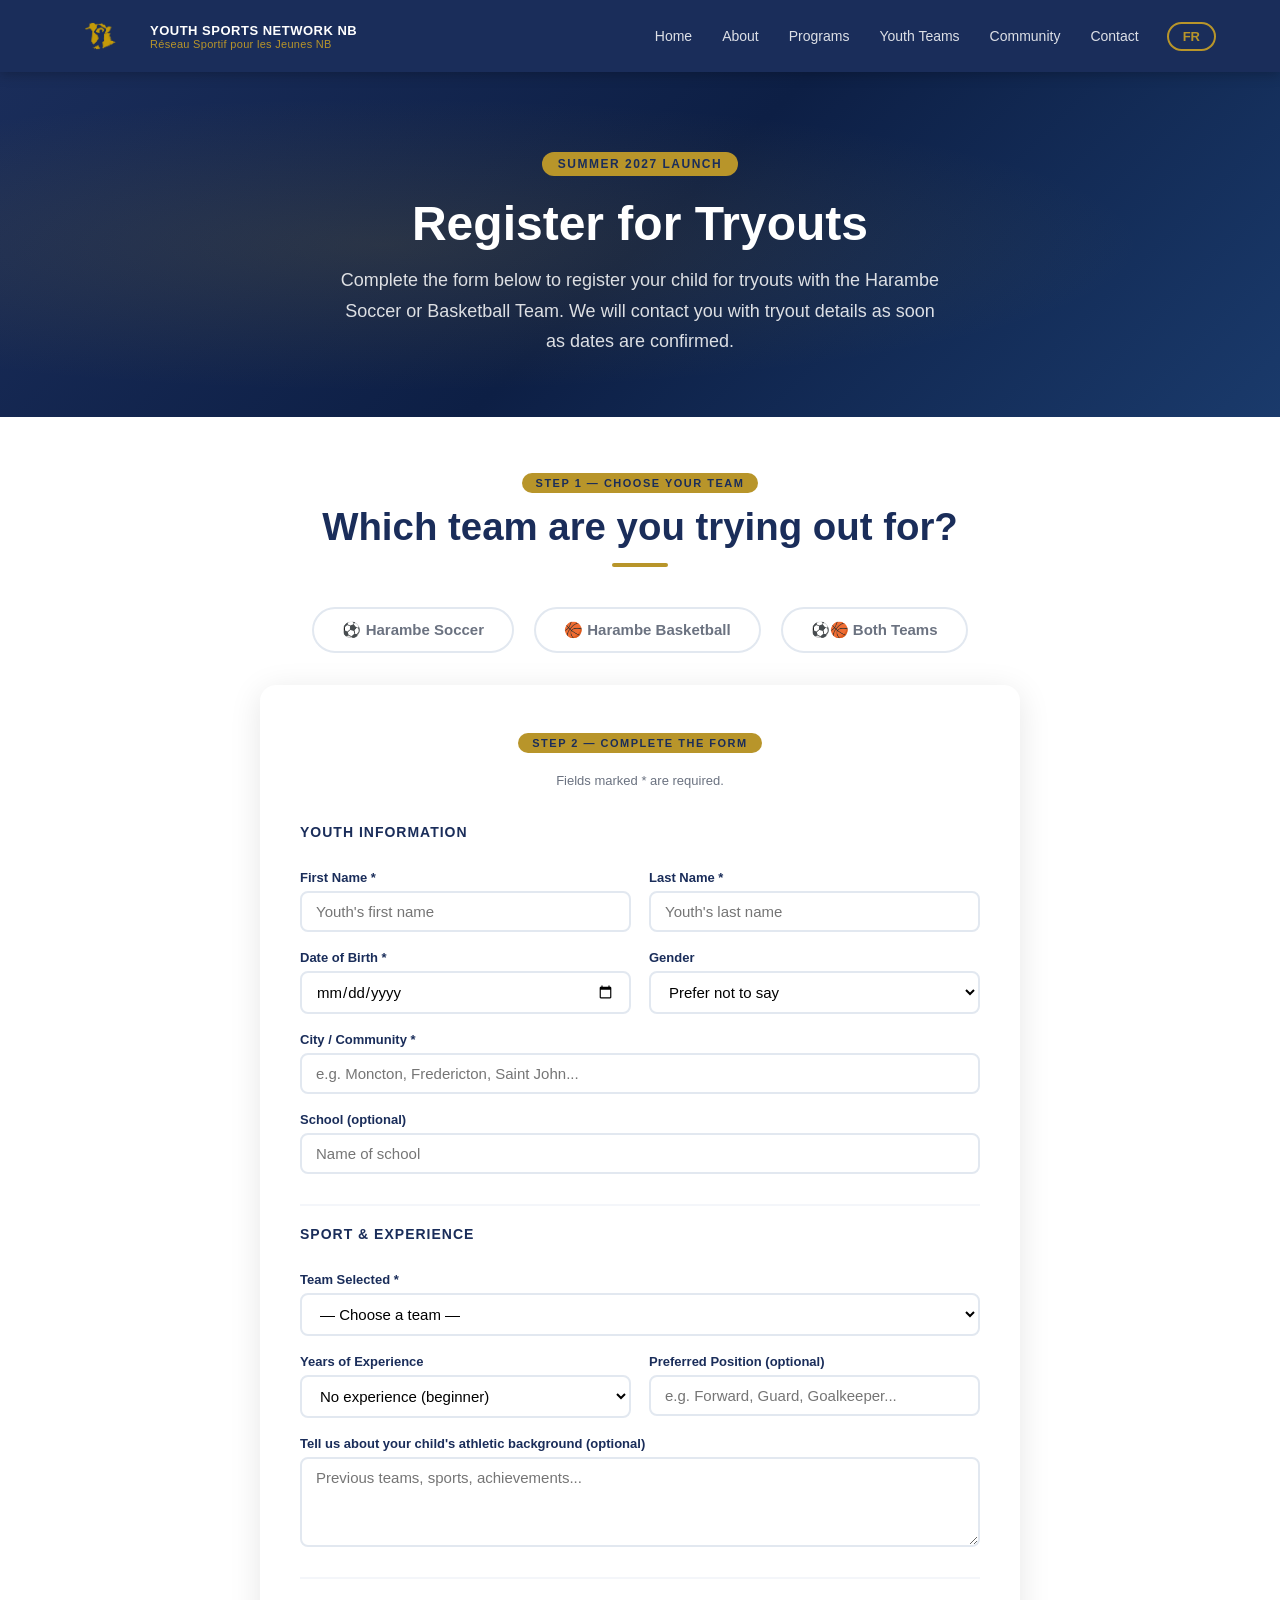
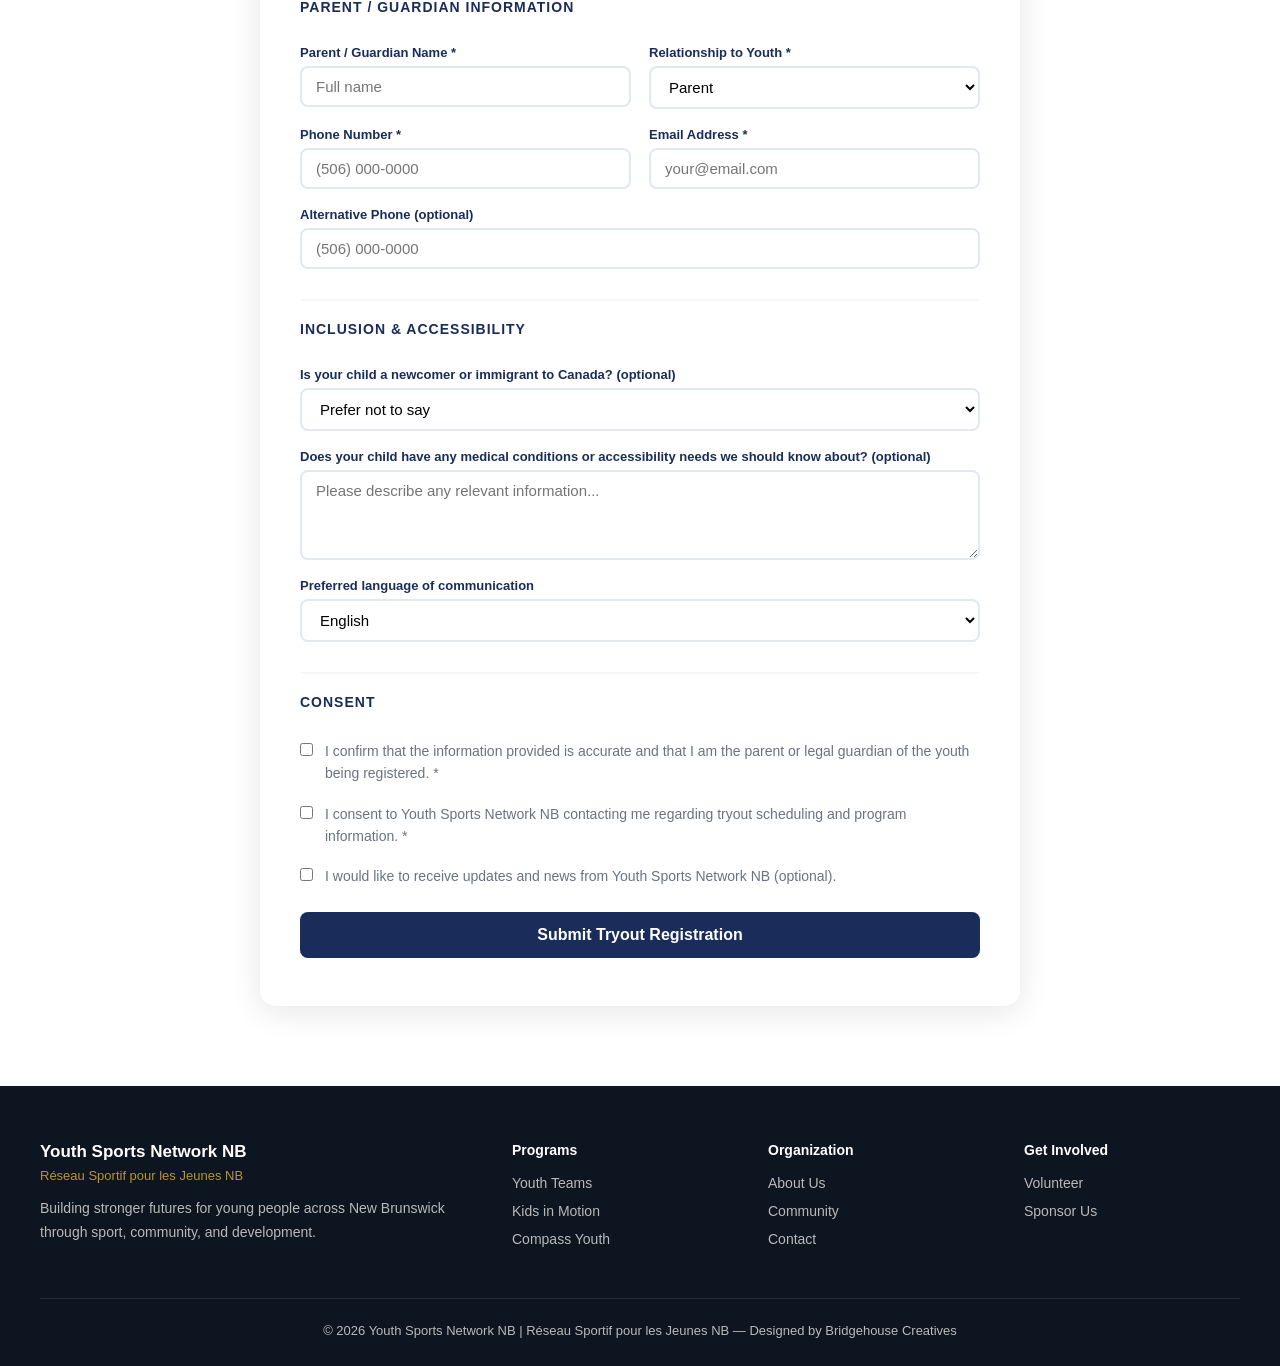
<file: tryouts.html>
<!DOCTYPE html>
<html lang="en">
<head>
  <meta charset="UTF-8" />
  <meta http-equiv="refresh" content="0; url=/tryouts/" />
  <link rel="canonical" href="/tryouts/" />
  <title>Redirecting...</title>
</head>
<body>
  <p>This page has moved to <a href="/tryouts/">/tryouts/</a>.</p>
</body>
</html>
</file>
<file: style.css>
/* ─── CSS Variables ─────────────────────────────────────────── */
:root {
  --navy:  #1a2d5a;
  --gold:  #b8952a;
  --red:   #7a1b2a;
  --white: #ffffff;
  --light: #f4f6fa;
  --gray:  #6b7280;
  --border:#e2e8f0;
}

/* ─── Reset & Base ──────────────────────────────────────────── */
*, *::before, *::after { box-sizing: border-box; margin: 0; padding: 0; }
html { scroll-behavior: smooth; }
body { font-family: 'Segoe UI', Arial, sans-serif; color: #1a1a2e; background: var(--white); }
a { text-decoration: none; color: inherit; }
img { max-width: 100%; display: block; }
ul { list-style: none; }

/* ─── Header ────────────────────────────────────────────────── */
header {
  background: var(--navy);
  position: sticky; top: 0; z-index: 1000;
  box-shadow: 0 2px 12px rgba(0,0,0,0.25);
}
.header-inner {
  max-width: 1200px; margin: 0 auto;
  display: flex; align-items: center;
  justify-content: space-between;
  padding: 0 24px; height: 72px;
}
.logo-wrap { display: flex; align-items: center; gap: 14px; }
.logo-svg { width: 72px; height: 72px; flex-shrink: 0; object-fit: contain; }
.logo-text .en-name { font-size: 13px; font-weight: 700; color: var(--white); letter-spacing:.5px; }
.logo-text .fr-name { font-size: 11px; color: var(--gold); letter-spacing:.3px; }

nav { display: flex; align-items: center; gap: 6px; flex-wrap: wrap; }
nav a {
  color: rgba(255,255,255,0.85); font-size: 14px; font-weight: 500;
  padding: 6px 12px; border-radius: 6px; transition: all .2s;
}
nav a:hover, nav a.active { color: var(--white); background: rgba(255,255,255,0.12); }

.lang-btn {
  border: 2px solid var(--gold); color: var(--gold);
  background: transparent; padding: 5px 14px;
  border-radius: 20px; font-size: 13px; font-weight: 700;
  cursor: pointer; transition: all .2s; margin-left: 10px;
}
.lang-btn:hover { background: var(--gold); color: var(--navy); }

.hamburger { display: none; flex-direction: column; gap: 5px; cursor: pointer; padding: 6px; }
.hamburger span { width: 24px; height: 2px; background: var(--white); border-radius: 2px; transition: .3s; }

/* ─── Hero ──────────────────────────────────────────────────── */
.hero {
  background: linear-gradient(135deg, var(--navy) 0%, #0d1f45 60%, #1a3a6b 100%);
  color: var(--white); text-align: center;
  padding: 100px 24px 80px; position: relative; overflow: hidden;
}
.hero::before {
  content: ''; position: absolute; inset: 0;
  background: radial-gradient(ellipse at 30% 50%, rgba(184,149,42,0.15) 0%, transparent 60%),
              radial-gradient(ellipse at 70% 20%, rgba(122,27,42,0.1) 0%, transparent 50%);
}
.hero-content { position: relative; max-width: 800px; margin: 0 auto; }
.hero-badge {
  display: inline-block; background: var(--gold); color: var(--navy);
  font-size: 12px; font-weight: 700; letter-spacing: 1.5px;
  padding: 5px 16px; border-radius: 20px; margin-bottom: 20px; text-transform: uppercase;
}
.hero h1 { font-size: clamp(2rem,5vw,3.2rem); font-weight: 800; line-height: 1.15; margin-bottom: 20px; }
.hero h1 span { color: var(--gold); }
.hero p { font-size: 18px; opacity: .85; max-width: 620px; margin: 0 auto 36px; line-height: 1.7; }
.hero-btns { display: flex; gap: 14px; justify-content: center; flex-wrap: wrap; }

/* ─── Page Hero (inner pages) ───────────────────────────────── */
.page-hero {
  background: linear-gradient(135deg, var(--navy), #0d1f45);
  color: var(--white); padding: 80px 24px; text-align: center;
}
.page-hero h1 { font-size: clamp(2rem,4vw,3rem); font-weight: 800; margin-bottom: 16px; }
.page-hero p { font-size: 18px; opacity: .85; max-width: 640px; margin: 0 auto; line-height: 1.7; }

/* ─── Buttons ───────────────────────────────────────────────── */
.btn-primary {
  background: var(--gold); color: var(--navy);
  padding: 14px 32px; border-radius: 8px; font-weight: 700; font-size: 15px;
  transition: all .2s; border: 2px solid var(--gold); display: inline-block;
}
.btn-primary:hover { background: #d4a832; border-color: #d4a832; transform: translateY(-2px); }
.btn-outline {
  background: transparent; color: var(--white); border: 2px solid rgba(255,255,255,.5);
  padding: 14px 32px; border-radius: 8px; font-weight: 600; font-size: 15px;
  transition: all .2s; display: inline-block;
}
.btn-outline:hover { border-color: var(--white); background: rgba(255,255,255,0.1); }
.btn-dark {
  background: var(--navy); color: var(--white);
  padding: 14px 36px; border-radius: 8px; font-weight: 700; font-size: 15px;
  transition: background .2s; display: inline-block;
}
.btn-dark:hover { background: #0d1f45; }
.btn-navy {
  background: var(--navy); color: var(--white);
  padding: 12px 28px; border-radius: 8px; font-weight: 700; font-size: 14px;
  display: inline-block; transition: background .2s;
}
.btn-navy:hover { background: #0d1f45; }

/* ─── Section ───────────────────────────────────────────────── */
.section { padding: 80px 24px; }
.section-alt { background: var(--light); }
.container { max-width: 1200px; margin: 0 auto; }
.section-title { text-align: center; margin-bottom: 56px; }
.section-title .tag {
  display: inline-block; background: var(--gold); color: var(--navy);
  font-size: 11px; font-weight: 700; letter-spacing: 1.5px;
  padding: 4px 14px; border-radius: 20px; margin-bottom: 12px; text-transform: uppercase;
}
.section-title h2 { font-size: clamp(1.6rem,3vw,2.4rem); color: var(--navy); font-weight: 800; }
.section-title p { color: var(--gray); margin-top: 12px; font-size: 16px; max-width: 620px; margin-left: auto; margin-right: auto; }
.divider { width: 56px; height: 4px; background: var(--gold); border-radius: 2px; margin: 14px auto 0; }

/* ─── Cards ─────────────────────────────────────────────────── */
.cards-3 { display: grid; grid-template-columns: repeat(auto-fit, minmax(280px, 1fr)); gap: 28px; }
.card {
  background: var(--white); border-radius: 14px;
  padding: 36px 28px; box-shadow: 0 4px 20px rgba(0,0,0,0.07);
  border-top: 4px solid var(--gold); transition: transform .2s, box-shadow .2s;
}
.card:hover { transform: translateY(-4px); box-shadow: 0 10px 32px rgba(0,0,0,0.12); }
.card-icon { font-size: 40px; margin-bottom: 18px; }
.card h3 { font-size: 18px; color: var(--navy); font-weight: 700; margin-bottom: 10px; }
.card p { color: var(--gray); line-height: 1.7; font-size: 15px; }
.card.red-top { border-top-color: var(--red); }
.card.navy-top { border-top-color: var(--navy); }

/* ─── Programs Grid ─────────────────────────────────────────── */
.programs-grid { display: grid; grid-template-columns: repeat(auto-fit, minmax(320px, 1fr)); gap: 32px; }
.prog-card { border-radius: 16px; overflow: hidden; box-shadow: 0 6px 24px rgba(0,0,0,0.1); transition: transform .2s; }
.prog-card:hover { transform: translateY(-4px); }
.prog-header { padding: 36px 32px 28px; color: var(--white); }
.prog-header.navy { background: var(--navy); }
.prog-header.gold  { background: linear-gradient(135deg,#8a6e1a,var(--gold)); }
.prog-header.red   { background: var(--red); }
.prog-icon { font-size: 42px; margin-bottom: 14px; }
.prog-header h3 { font-size: 21px; font-weight: 800; margin-bottom: 8px; }
.prog-header .sub { font-size: 13px; opacity: .8; }
.prog-body { padding: 28px 32px; background: var(--white); }
.prog-body p { color: var(--gray); line-height: 1.75; margin-bottom: 16px; font-size: 15px; }
.prog-tags { display: flex; flex-wrap: wrap; gap: 8px; margin-bottom: 20px; }
.tag-chip { background: var(--light); color: var(--navy); font-size: 12px; font-weight: 600; padding: 4px 12px; border-radius: 20px; }
.prog-link {
  display: inline-flex; align-items: center; gap: 8px;
  color: var(--navy); font-weight: 700; font-size: 14px;
  border-bottom: 2px solid var(--gold); padding-bottom: 2px; transition: gap .2s;
}
.prog-link:hover { gap: 12px; }

/* ─── Two Column ────────────────────────────────────────────── */
.two-col { display: grid; grid-template-columns: 1fr 1fr; gap: 60px; align-items: center; }
.text-block h2 { font-size: clamp(1.5rem,3vw,2.2rem); color: var(--navy); font-weight: 800; margin-bottom: 18px; }
.text-block p { color: var(--gray); line-height: 1.8; margin-bottom: 14px; }

/* ─── Highlight Box ─────────────────────────────────────────── */
.highlight-box { background: var(--navy); color: var(--white); border-radius: 14px; padding: 32px; }
.highlight-box h3 { font-size: 20px; font-weight: 700; margin-bottom: 14px; color: var(--gold); }
.highlight-box ul li {
  padding: 8px 0; border-bottom: 1px solid rgba(255,255,255,0.1);
  font-size: 15px; display: flex; align-items: center; gap: 10px;
}
.highlight-box ul li:last-child { border-bottom: none; }
.highlight-box ul li::before { content: '✦'; color: var(--gold); font-size: 10px; flex-shrink:0; }

/* ─── Stats Bar ─────────────────────────────────────────────── */
.stats-bar { background: var(--navy); padding: 48px 24px; }
.stats-inner { max-width: 1000px; margin: 0 auto; display: grid; grid-template-columns: repeat(auto-fit,minmax(160px,1fr)); gap: 32px; text-align: center; }
.stat-num { font-size: 42px; font-weight: 800; color: var(--gold); }
.stat-label { font-size: 14px; color: rgba(255,255,255,0.75); margin-top: 4px; }

/* ─── CTA Banner ────────────────────────────────────────────── */
.cta-banner { background: linear-gradient(135deg,var(--gold),#8a6e1a); padding: 64px 24px; text-align: center; color: var(--navy); }
.cta-banner h2 { font-size: clamp(1.5rem,3vw,2.4rem); font-weight: 800; margin-bottom: 12px; }
.cta-banner p { font-size: 17px; margin-bottom: 28px; opacity: .85; }

/* ─── Teams ─────────────────────────────────────────────────── */
.teams-grid { display: grid; grid-template-columns: repeat(auto-fit,minmax(300px,1fr)); gap: 32px; margin-bottom: 56px; }
.team-card { border-radius: 16px; overflow: hidden; box-shadow: 0 6px 24px rgba(0,0,0,0.1); }
.team-header { padding: 40px 32px; color: var(--white); text-align: center; }
.team-header.soccer { background: linear-gradient(135deg,var(--navy),#2a4a8a); }
.team-header.basketball { background: linear-gradient(135deg,var(--red),#a0293a); }
.team-header .sport-icon { font-size: 56px; margin-bottom: 14px; display: flex; justify-content: center; }
.team-header h3 { font-size: 22px; font-weight: 800; }
.team-header .launch { background: var(--gold); color: var(--navy); font-size: 12px; font-weight: 700; padding: 4px 14px; border-radius: 20px; margin-top: 10px; display: inline-block; }
.team-body { padding: 28px 32px; background: var(--white); }
.team-body p { color: var(--gray); line-height: 1.7; margin-bottom: 16px; }

/* ─── Forms ─────────────────────────────────────────────────── */
.form-wrap {
  background: var(--white); border-radius: 16px;
  box-shadow: 0 6px 32px rgba(0,0,0,0.1); padding: 48px 40px;
  max-width: 760px; margin: 0 auto;
}
.form-wrap h2 { color: var(--navy); font-size: 26px; font-weight: 800; margin-bottom: 8px; text-align: center; }
.form-wrap .form-sub { color: var(--gray); text-align: center; margin-bottom: 32px; font-size: 15px; }
.form-grid { display: grid; grid-template-columns: 1fr 1fr; gap: 18px; }
.form-group { display: flex; flex-direction: column; gap: 6px; }
.form-group.full { grid-column: 1 / -1; }
label { font-size: 13px; font-weight: 600; color: var(--navy); }
input, select, textarea {
  border: 2px solid var(--border); border-radius: 8px;
  padding: 10px 14px; font-size: 15px; font-family: inherit;
  transition: border-color .2s; width: 100%; background: var(--white);
}
input:focus, select:focus, textarea:focus { outline: none; border-color: var(--gold); }
textarea { resize: vertical; min-height: 90px; }
.form-submit {
  background: var(--navy); color: var(--white); border: none;
  padding: 14px 40px; border-radius: 8px; font-size: 16px; font-weight: 700;
  cursor: pointer; width: 100%; margin-top: 10px; transition: background .2s;
}
.form-submit:hover { background: #0d1f45; }
.success-msg {
  display: none; background: #d1fae5; border: 1px solid #6ee7b7;
  color: #065f46; padding: 14px 20px; border-radius: 8px;
  font-weight: 600; text-align: center; margin-top: 16px;
}

/* ─── Sponsors ──────────────────────────────────────────────── */
.sponsors-row { display: flex; flex-wrap: wrap; justify-content: center; align-items: center; gap: 32px; }
.sponsor-placeholder {
  width: 150px; height: 70px; border: 2px dashed var(--border);
  border-radius: 10px; display: flex; align-items: center; justify-content: center;
  color: var(--gray); font-size: 12px; font-weight: 600; text-align: center; padding: 8px;
  transition: border-color .2s;
}
.sponsor-placeholder:hover { border-color: var(--gold); }
.sponsor-logo {
  width: 150px; height: 70px; display: flex; align-items: center; justify-content: center;
  padding: 8px;
}
.sponsor-logo img { max-width: 100%; max-height: 100%; object-fit: contain; }

/* ─── Values Grid ───────────────────────────────────────────── */
.values-grid { display: grid; grid-template-columns: repeat(auto-fit,minmax(200px,1fr)); gap: 20px; }
.value-card { background: var(--white); border-radius: 12px; padding: 28px 20px; text-align: center; box-shadow: 0 4px 16px rgba(0,0,0,0.07); border-bottom: 3px solid var(--gold); }
.value-card .icon { display: flex; justify-content: center; margin-bottom: 12px; }
.value-card h4 { color: var(--navy); font-weight: 700; font-size: 15px; }

/* ─── Newcomers Visual ──────────────────────────────────────── */
.newcomers-visual { background: var(--navy); border-radius: 16px; padding: 48px 40px; color: var(--white); text-align: center; }
.newcomers-visual .flags { font-size: 40px; margin-bottom: 16px; letter-spacing: 8px; }
.newcomers-visual h3 { font-size: 24px; font-weight: 800; color: var(--gold); margin-bottom: 14px; }
.newcomers-visual p { opacity: .85; line-height: 1.7; }

/* ─── Footer ────────────────────────────────────────────────── */
footer { background: #0d1520; color: rgba(255,255,255,0.7); padding: 56px 24px 28px; }
.footer-grid { max-width: 1200px; margin: 0 auto; display: grid; grid-template-columns: 2fr 1fr 1fr 1fr; gap: 40px; margin-bottom: 40px; }
.footer-brand .brand-name { color: var(--white); font-size: 17px; font-weight: 800; margin-bottom: 6px; }
.footer-brand .brand-fr { color: var(--gold); font-size: 13px; margin-bottom: 14px; }
.footer-brand p { font-size: 14px; line-height: 1.7; }
.footer-col h4 { color: var(--white); font-size: 14px; font-weight: 700; margin-bottom: 16px; }
.footer-col ul li { margin-bottom: 10px; }
.footer-col ul li a { font-size: 14px; transition: color .2s; }
.footer-col ul li a:hover { color: var(--gold); }
.footer-bottom { border-top: 1px solid rgba(255,255,255,0.1); padding-top: 24px; text-align: center; font-size: 13px; max-width: 1200px; margin: 0 auto; }

/* ─── Responsive ────────────────────────────────────────────── */
@media (max-width: 900px) {
  .hamburger { display: flex; }
  nav {
    position: fixed; top: 72px; left: 0; right: 0;
    background: var(--navy); flex-direction: column;
    padding: 20px; gap: 4px; transform: translateY(-120%);
    transition: transform .3s; box-shadow: 0 8px 24px rgba(0,0,0,0.3);
    z-index: 999;
  }
  nav.open { transform: translateY(0); }
  nav a { width: 100%; padding: 12px 16px; }
  .lang-btn { margin: 8px 0 0; }
  .footer-grid { grid-template-columns: 1fr 1fr; }
  .two-col { grid-template-columns: 1fr; }
}
@media (max-width: 560px) {
  .form-grid { grid-template-columns: 1fr; }
  .form-group.full { grid-column: 1; }
  .footer-grid { grid-template-columns: 1fr; }
  .form-wrap { padding: 32px 20px; }
}

/* ─── Inline tag utility ────────────────────────────────────── */
.tag-inline {
  display: inline-block; background: var(--gold); color: var(--navy);
  font-size: 11px; font-weight: 700; letter-spacing: 1.5px;
  padding: 4px 14px; border-radius: 20px; margin-bottom: 16px; text-transform: uppercase;
}
</file>
